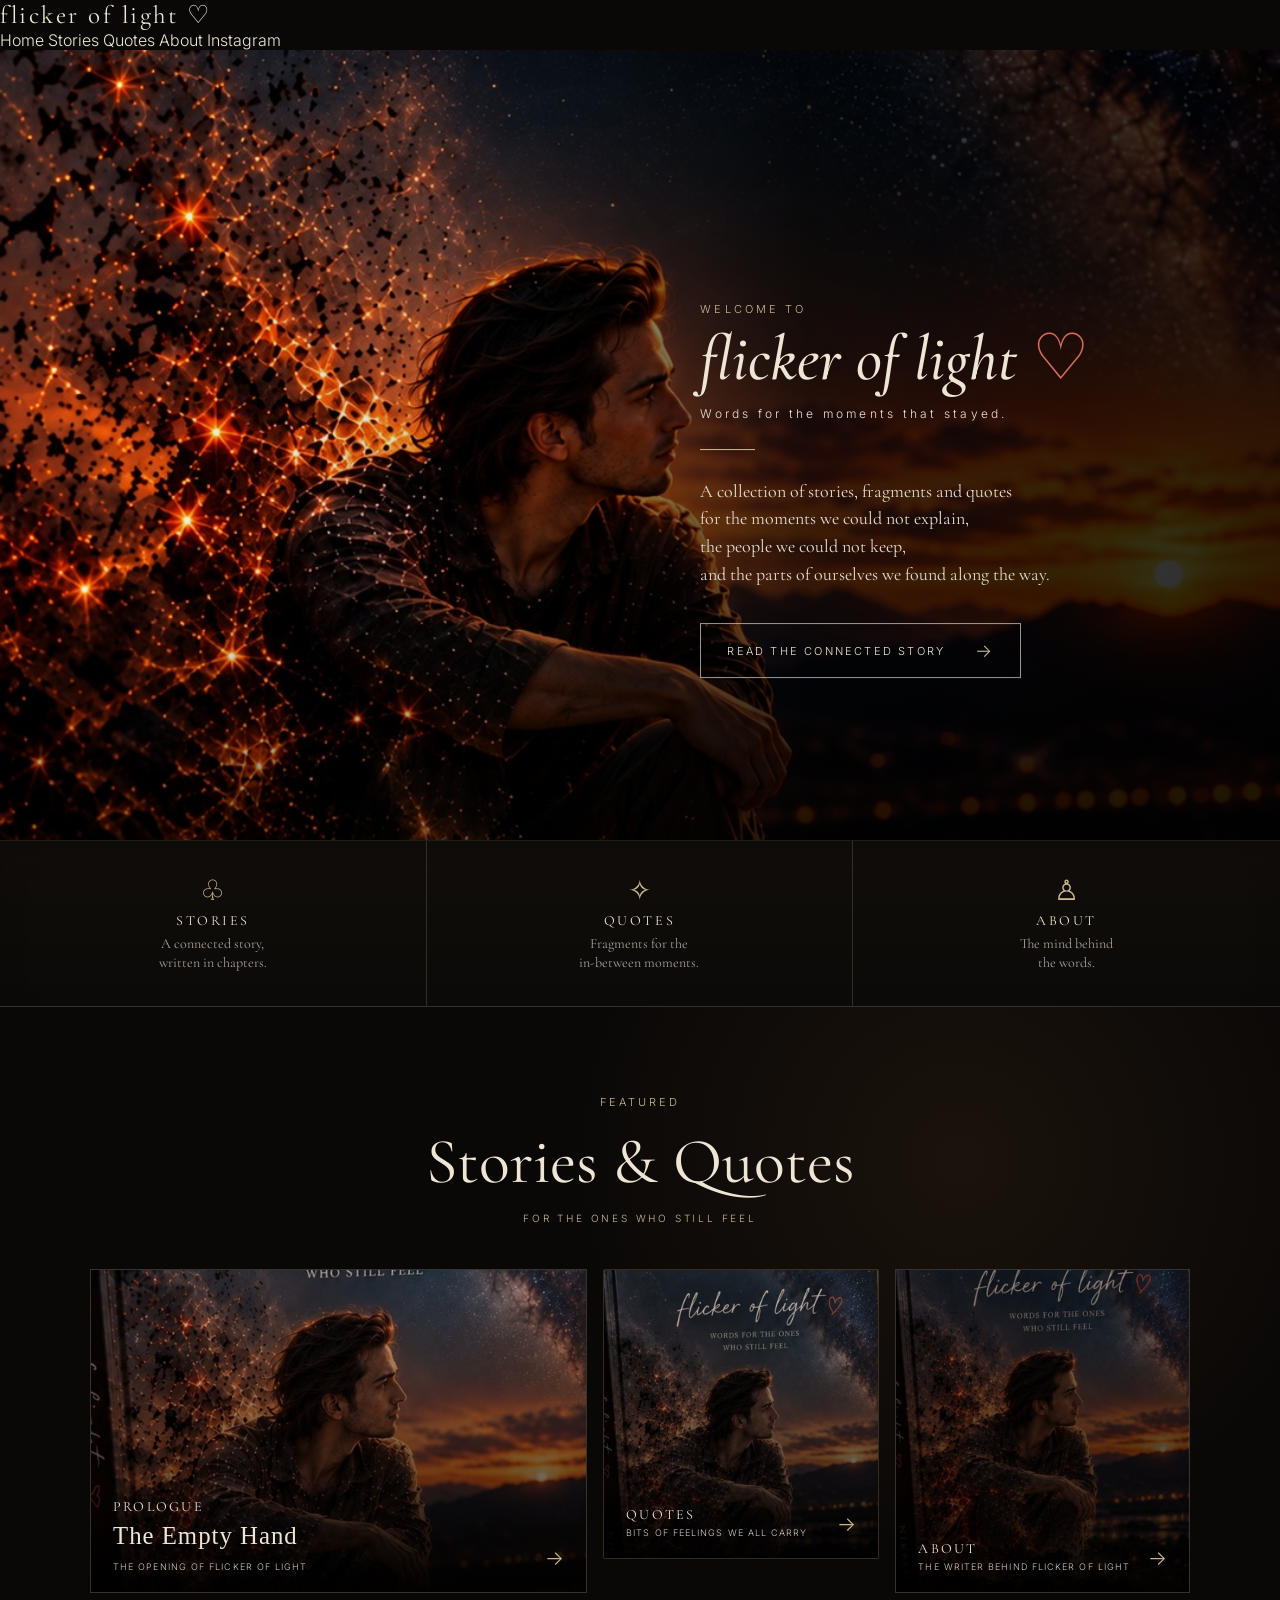
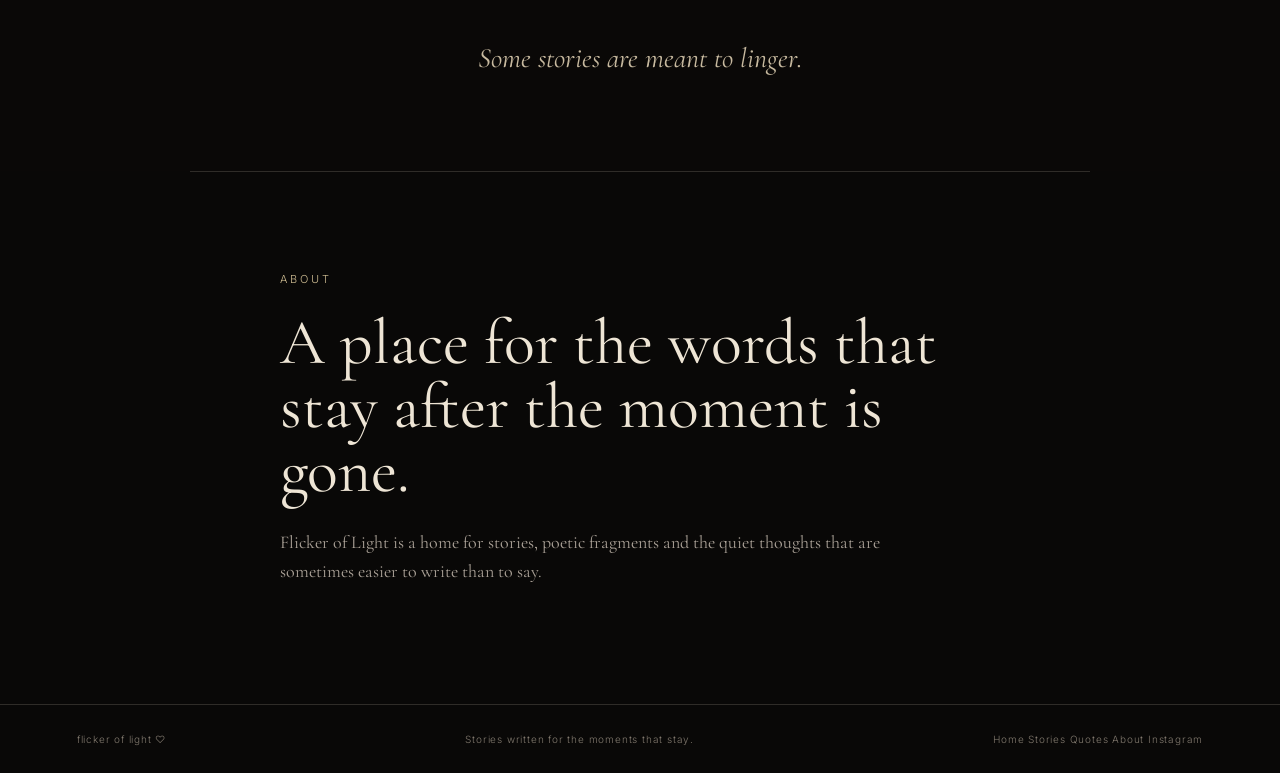
<file: index.html>
<!doctype html>
<html lang="en">
<head>
<meta charset="utf-8">
<meta name="viewport" content="width=device-width, initial-scale=1"> 
<meta name="google-site-verification" content="OOeu9oAU9qtPGjmCuY9NKrZBYxSzbMHVfZhrtQNnfCY" />
<meta name="description" content="Flicker of Light — stories, fragments and quotes for the ones who still feel.">
<title>Flicker of Light — Stories, Quotes & The Connected Story</title>
<link rel="stylesheet" href="style.css">

  <!-- Social sharing preview -->
  <meta property="og:type" content="website">
  <meta property="og:site_name" content="Flicker of Light">
  <meta property="og:title" content="Flicker of Light — Words for the Moments That Stayed">
  <meta property="og:description" content="Stories, poetic fragments, and quiet thoughts for the moments we could not explain.">
  <meta property="og:url" content="https://flickeroflightforever.github.io/Flicker-of-light-/">
  <meta property="og:image" content="https://flickeroflightforever.github.io/Flicker-of-light-/homepage-hero-art.jpg">
  <meta name="twitter:card" content="summary_large_image">
  <meta name="twitter:title" content="Flicker of Light — Words for the Moments That Stayed">
  <meta name="twitter:description" content="Stories, poetic fragments, and quiet thoughts for the moments we could not explain.">
  <meta name="twitter:image" content="https://flickeroflightforever.github.io/Flicker-of-light-/homepage-hero-art.jpg">

</head>
<body>
<header class="site-header">
  <a class="logo" href="index.html">flicker of light ♡</a>
  <button class="menu-toggle" type="button" aria-label="Open navigation" aria-expanded="false">☰</button>
  <nav class="site-nav" aria-label="Main navigation">
    <a href="index.html">Home</a>
    <a href="stories.html">Stories</a>
    <a href="quotes.html">Quotes</a>
    <a href="about.html">About</a>
    <a href="instagram.html">Instagram</a>
  </nav>
</header>

<main>
<section class="hero">
  <img class="hero-image" src="homepage-hero-art.jpg" alt="Flicker of Light book scene beside a window at dusk">
  <div class="hero-shade"></div>
  <div class="hero-content">
    <p class="eyebrow">WELCOME TO</p>
    <h1>flicker of light <span>♡</span></h1>
    <p class="tagline">Words for the moments that stayed.</p>
    <div class="rule"></div>
    <p class="hero-copy">A collection of stories, fragments and quotes<br class="desktop"> for the moments we could not explain,<br class="desktop"> the people we could not keep,<br class="desktop"> and the parts of ourselves we found along the way.</p>
    <a class="cta" href="stories.html">READ THE CONNECTED STORY <span>→</span></a>
  </div>
</section>

<section class="three-links">
  <a href="stories.html">
    <div class="icon">♧</div><h2>STORIES</h2>
    <p>A connected story,<br> written in chapters.</p>
  </a>
  <a href="quotes.html">
    <div class="icon">✧</div><h2>QUOTES</h2>
    <p>Fragments for the<br> in-between moments.</p>
  </a>
  <a href="about.html">
    <div class="icon">♙</div><h2>ABOUT</h2>
    <p>The mind behind<br> the words.</p>
  </a>
</section>

<section id="quotes" class="featured">
  <p class="eyebrow center">FEATURED</p>
  <h2>Stories &amp; Quotes</h2>
  <p class="sub">FOR THE ONES WHO STILL FEEL</p>
  <div class="cards">
    <a class="card story-card" href="stories.html">
      <div class="card-image"></div>
      <div class="card-text"><strong>PROLOGUE</strong><p class="featured-card-title">The Empty Hand</p><small>THE OPENING OF FLICKER OF LIGHT</small><span>→</span></div>
    </a>
    <a class="card quote-card" href="quotes.html">
      <div class="card-image"></div>
      <div class="card-text"><strong>QUOTES</strong><small>BITS OF FEELINGS WE ALL CARRY</small><span>→</span></div>
    </a>
    <a class="card about-card" href="about.html">
      <div class="card-image"></div>
      <div class="card-text"><strong>ABOUT</strong><small>THE WRITER BEHIND FLICKER OF LIGHT</small><span>→</span></div>
    </a>
  </div>
  <div class="linger">Some stories are meant to linger.</div>
</section>

<section id="about" class="about">
  <p class="eyebrow">ABOUT</p>
  <h2>A place for the words that stay after the moment is gone.</h2>
  <p>Flicker of Light is a home for stories, poetic fragments and the quiet thoughts that are sometimes easier to write than to say.</p>
</section>
</main>

<footer>
  <span>flicker of light ♡</span>
  <span>Stories written for the moments that stay.</span>
  <nav class="footer-nav" aria-label="Footer navigation">
    <a href="index.html">Home</a>
    <a href="stories.html">Stories</a>
    <a href="quotes.html">Quotes</a>
    <a href="about.html">About</a>
    <a href="instagram.html">Instagram</a>
  </nav>
</footer>
<script>
(function () {
  const button = document.querySelector('.menu-toggle');
  const nav = document.querySelector('.site-nav');
  if (!button || !nav) return;
  button.addEventListener('click', function () {
    const open = nav.classList.toggle('open');
    button.setAttribute('aria-expanded', open ? 'true' : 'false');
    button.setAttribute('aria-label', open ? 'Close navigation' : 'Open navigation');
  });
})();
</script>
</body>
</html>
</file>
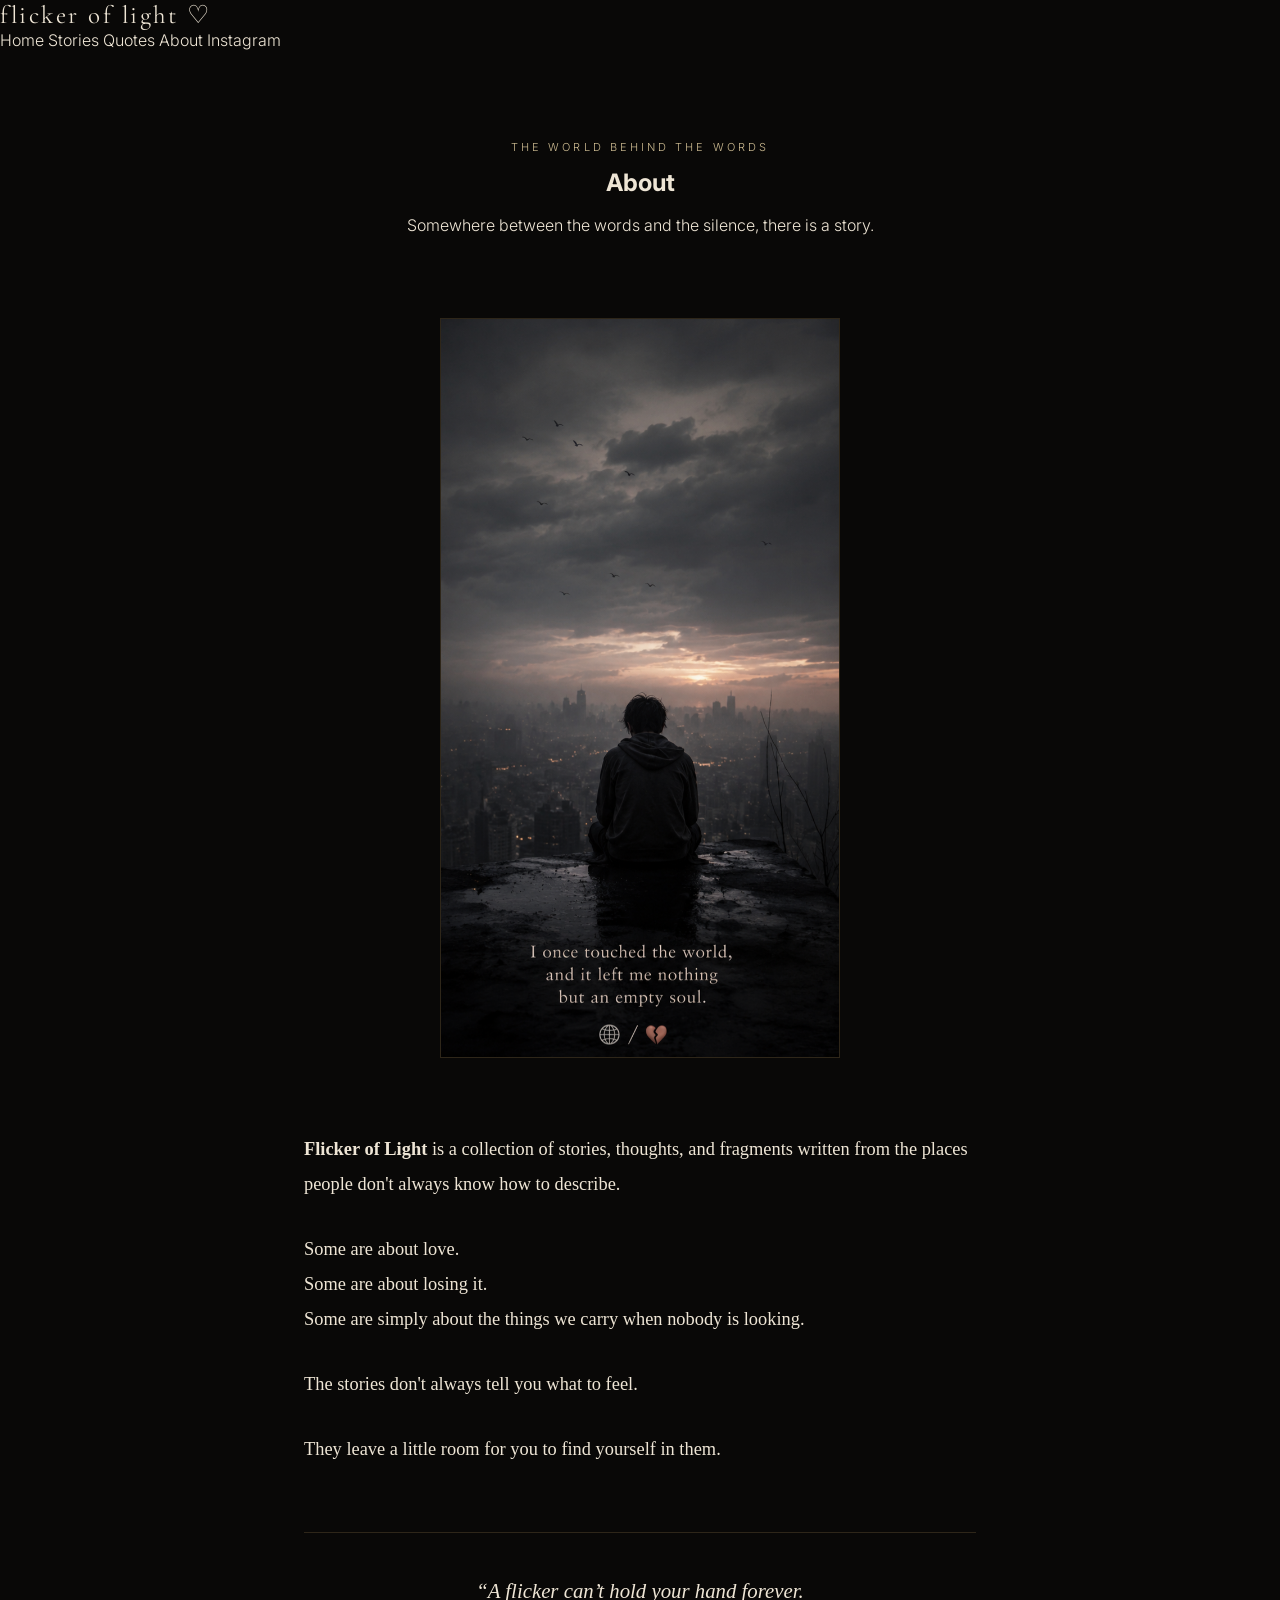
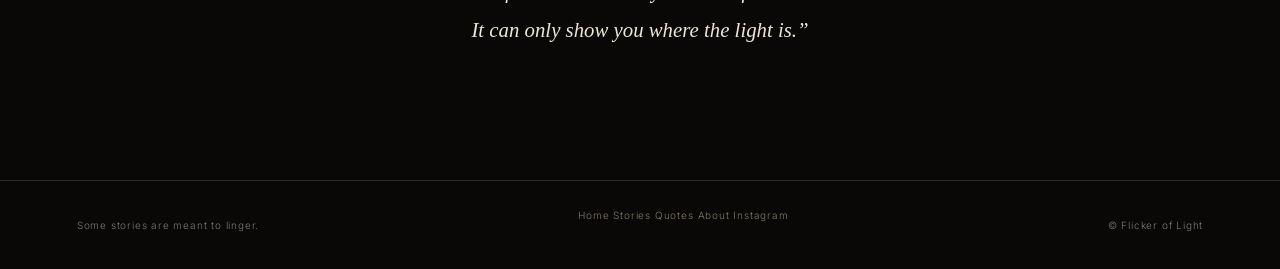
<file: about.html>
<!DOCTYPE html>
<html lang="en">
<head>
<meta charset="UTF-8">
  <link rel="icon" href="favicon.svg" type="image/svg+xml">
  <meta name="theme-color" content="#0b0908">
<meta name="description" content="Learn about Flicker of Light, a collection of stories, thoughts, and fragments written from the places people do not always know how to describe.">
  <meta name="theme-color" content="#0b0908">
  <meta name="viewport" content="width=device-width, initial-scale=1.0">
<title>Flicker of Light — About</title>
<link rel="stylesheet" href="style.css">

  <!-- Social sharing preview -->
  <meta property="og:type" content="website">
  <meta property="og:site_name" content="Flicker of Light">
  <meta property="og:title" content="About — Flicker of Light">
  <meta property="og:description" content="The world behind the words of Flicker of Light.">
  <meta property="og:url" content="https://flickeroflightforever.github.io/Flicker-of-light-/about.html">
  <meta property="og:image" content="https://flickeroflightforever.github.io/Flicker-of-light-/homepage-hero-art.jpg">
  <meta name="twitter:card" content="summary_large_image">
  <meta name="twitter:title" content="About — Flicker of Light">
  <meta name="twitter:description" content="The world behind the words of Flicker of Light.">
  <meta name="twitter:image" content="https://flickeroflightforever.github.io/Flicker-of-light-/homepage-hero-art.jpg">

</head>
<body>
<header class="site-header">
  <a class="logo" href="index.html">flicker of light ♡</a>
  <button class="menu-toggle" type="button" aria-label="Open navigation" aria-expanded="false">☰</button>
  <nav class="site-nav" aria-label="Main navigation">
    <a href="index.html">Home</a>
    <a href="stories.html">Stories</a>
    <a href="quotes.html">Quotes</a>
    <a class="active" href="about.html">About</a>
    <a href="instagram.html">Instagram</a>
  </nav>
</header>

<main>
  <section class="page-intro about-intro">
    <p class="eyebrow">THE WORLD BEHIND THE WORDS</p>
    <h1>About</h1>
    <p>Somewhere between the words and the silence, there is a story.</p>
  </section>

  <figure class="about-feature-image" style="max-width: 440px; margin: 28px auto 54px; padding: 0 20px;">
    <img src="IMG_0397.png" alt="A lone figure sits above a distant city beneath a dramatic cloudy sunset, with the words: I once touched the world, and it left me nothing but an empty soul." style="display: block; width: 100%; height: auto; border: 1px solid rgba(214, 173, 105, 0.18);">
  </figure>

  <section class="about-copy">
    <p><strong>Flicker of Light</strong> is a collection of stories, thoughts, and fragments written from the places people don't always know how to describe.</p>

    <p>Some are about love.<br>
    Some are about losing it.<br>
    Some are simply about the things we carry when nobody is looking.</p>

    <p>The stories don't always tell you what to feel.</p>

    <p>They leave a little room for you to find yourself in them.</p>

    <div class="about-closing">
      <p>“A flicker can’t hold your hand forever.<br>
      It can only show you where the light is.”</p>
    </div>
  </section>
</main>

<footer>
  <p>Some stories are meant to linger.</p>
  <nav class="footer-nav" aria-label="Footer navigation">
    <a href="index.html">Home</a>
    <a href="stories.html">Stories</a>
    <a href="quotes.html">Quotes</a>
    <a href="about.html">About</a>
    <a href="instagram.html">Instagram</a>
  </nav>
  <p>© Flicker of Light</p>
</footer>

<script>
(function () {
  const button = document.querySelector('.menu-toggle');
  const nav = document.querySelector('.site-nav');
  if (!button || !nav) return;
  button.addEventListener('click', function () {
    const open = nav.classList.toggle('open');
    button.setAttribute('aria-expanded', open ? 'true' : 'false');
    button.setAttribute('aria-label', open ? 'Close navigation' : 'Open navigation');
  });
})();
</script>
</body>
</html>
</file>
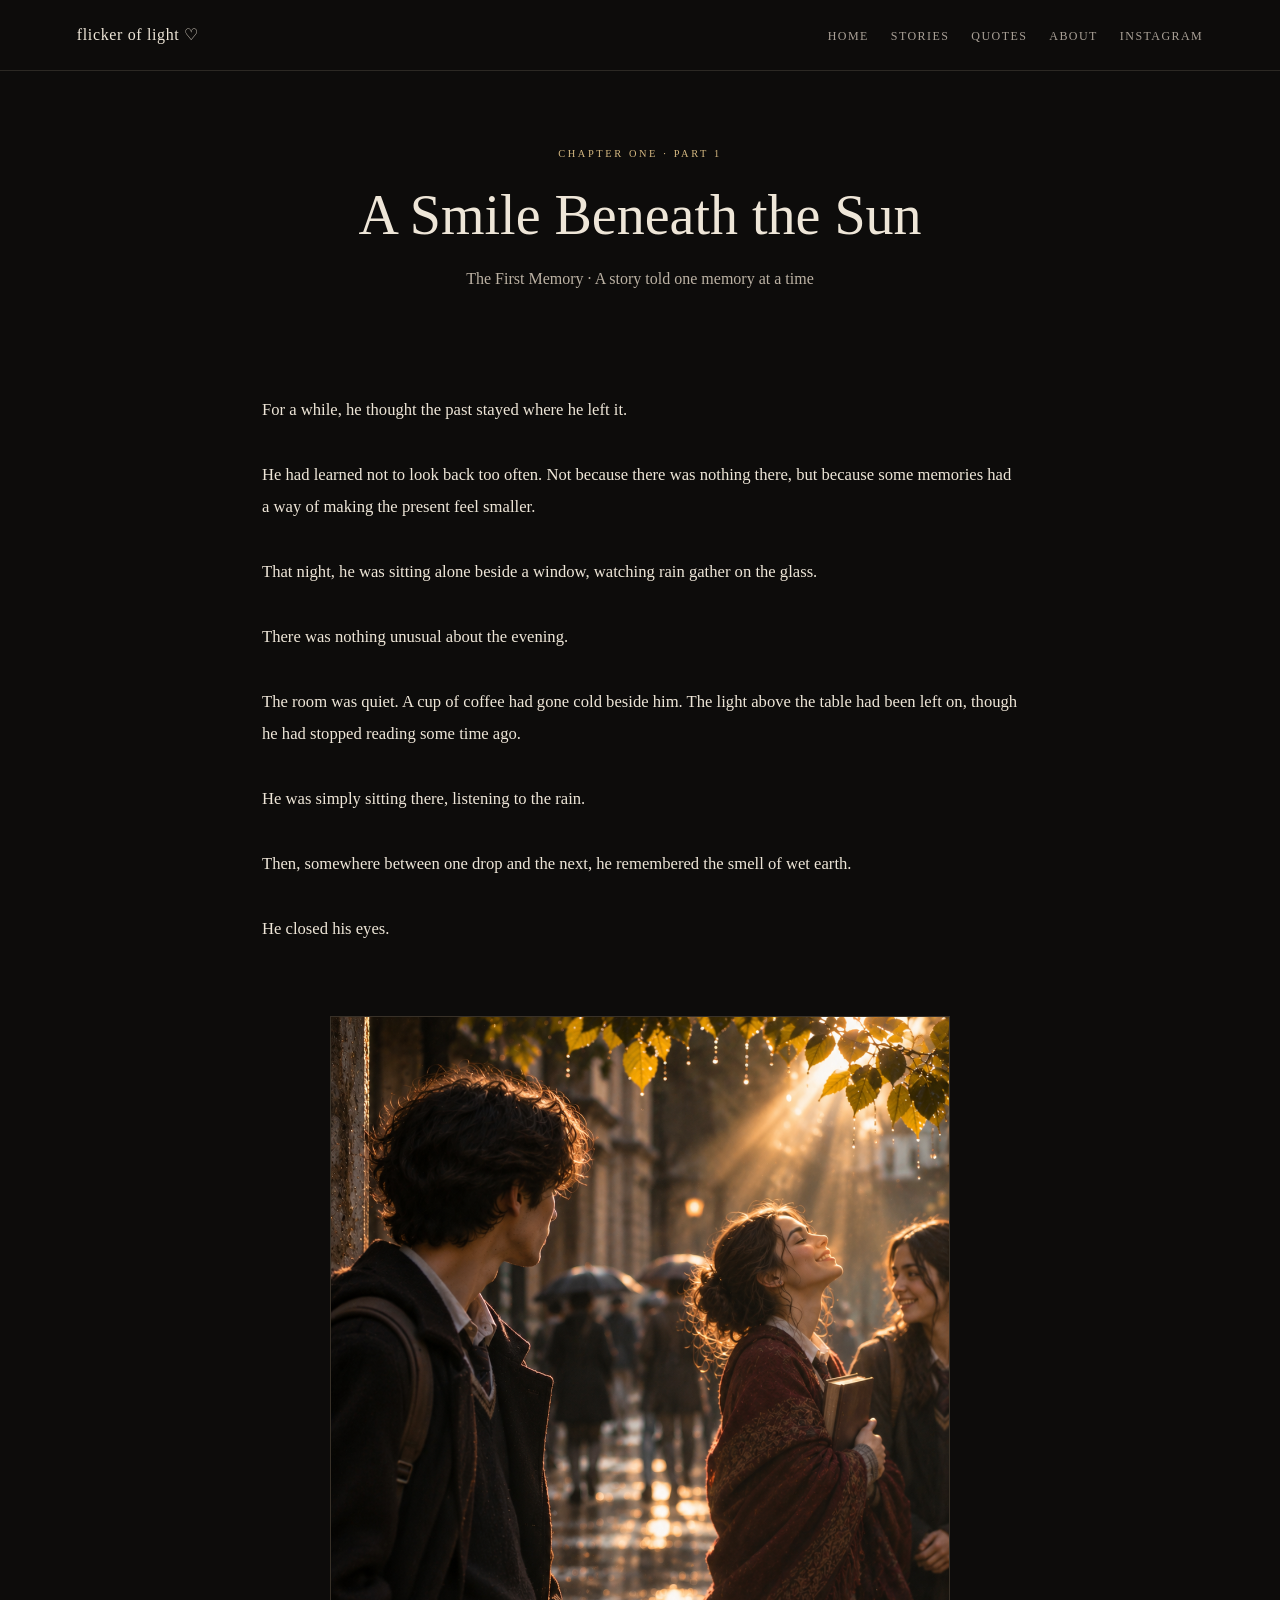
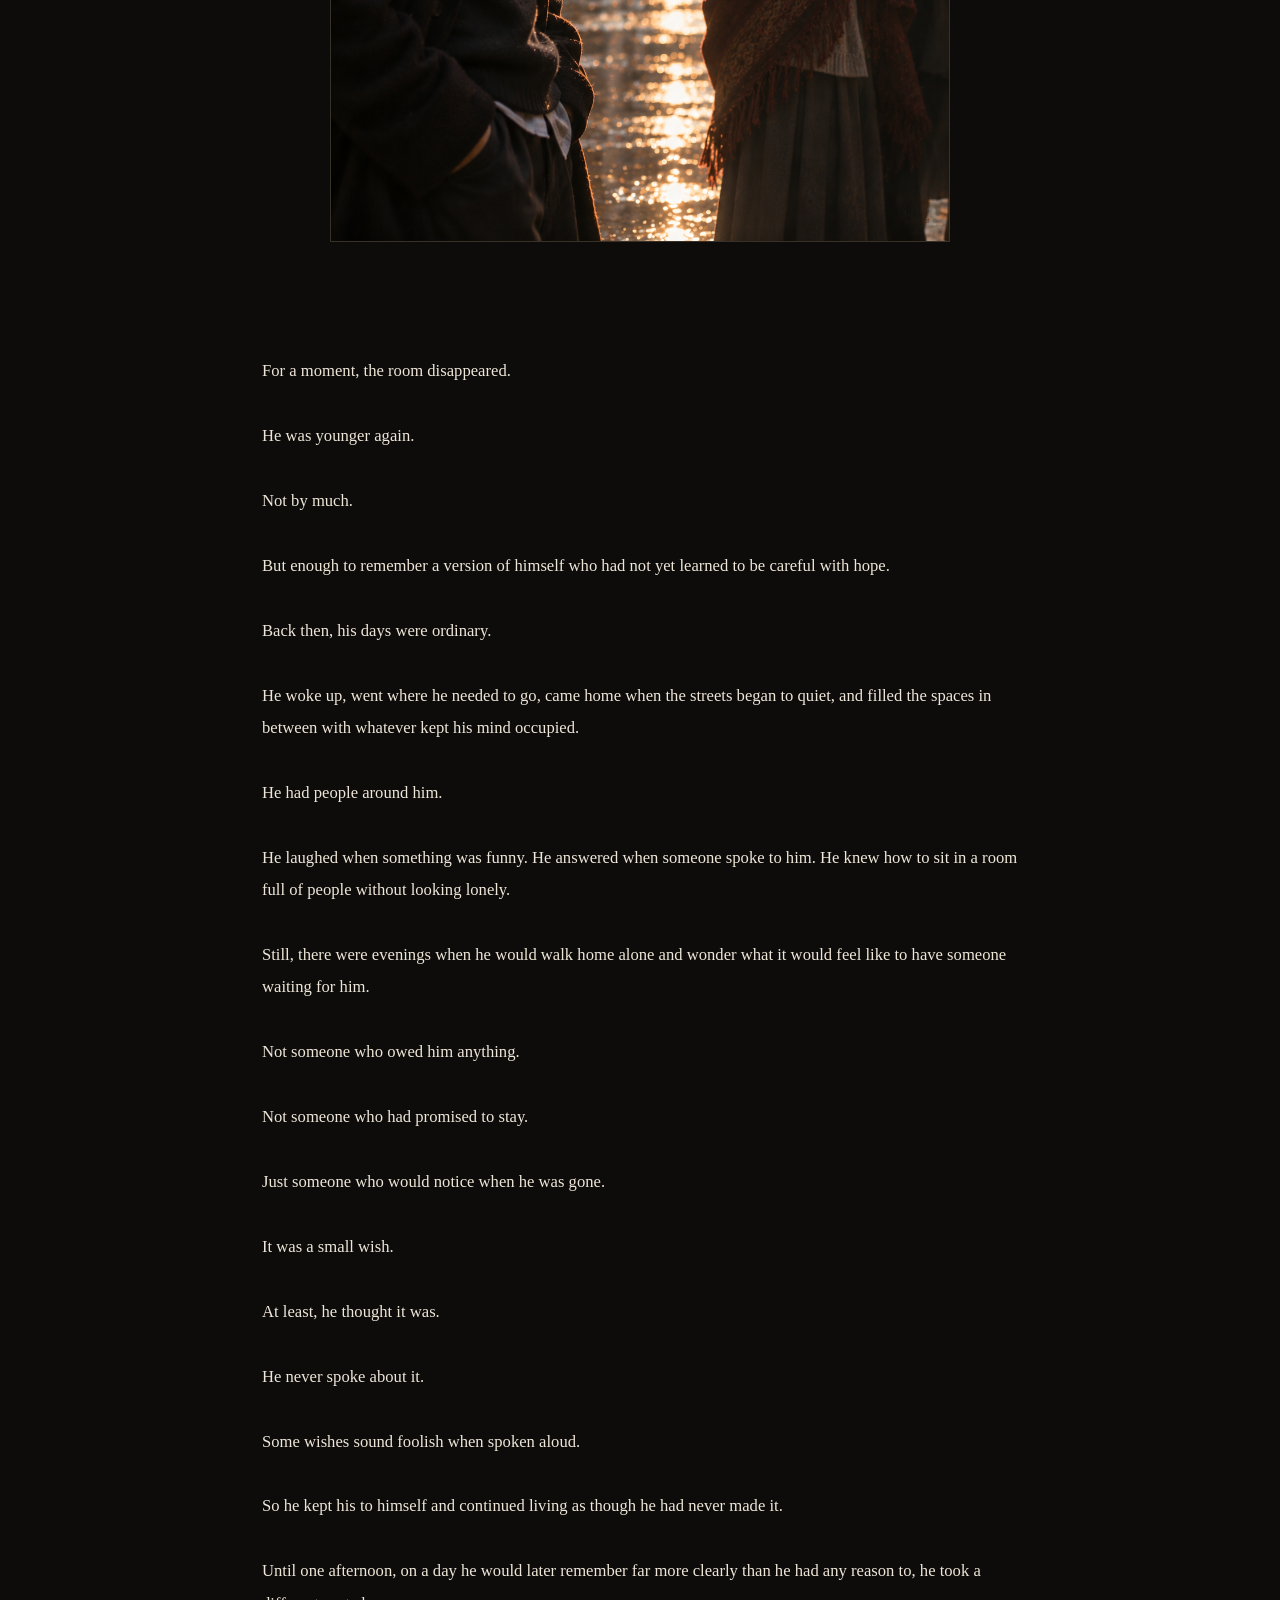
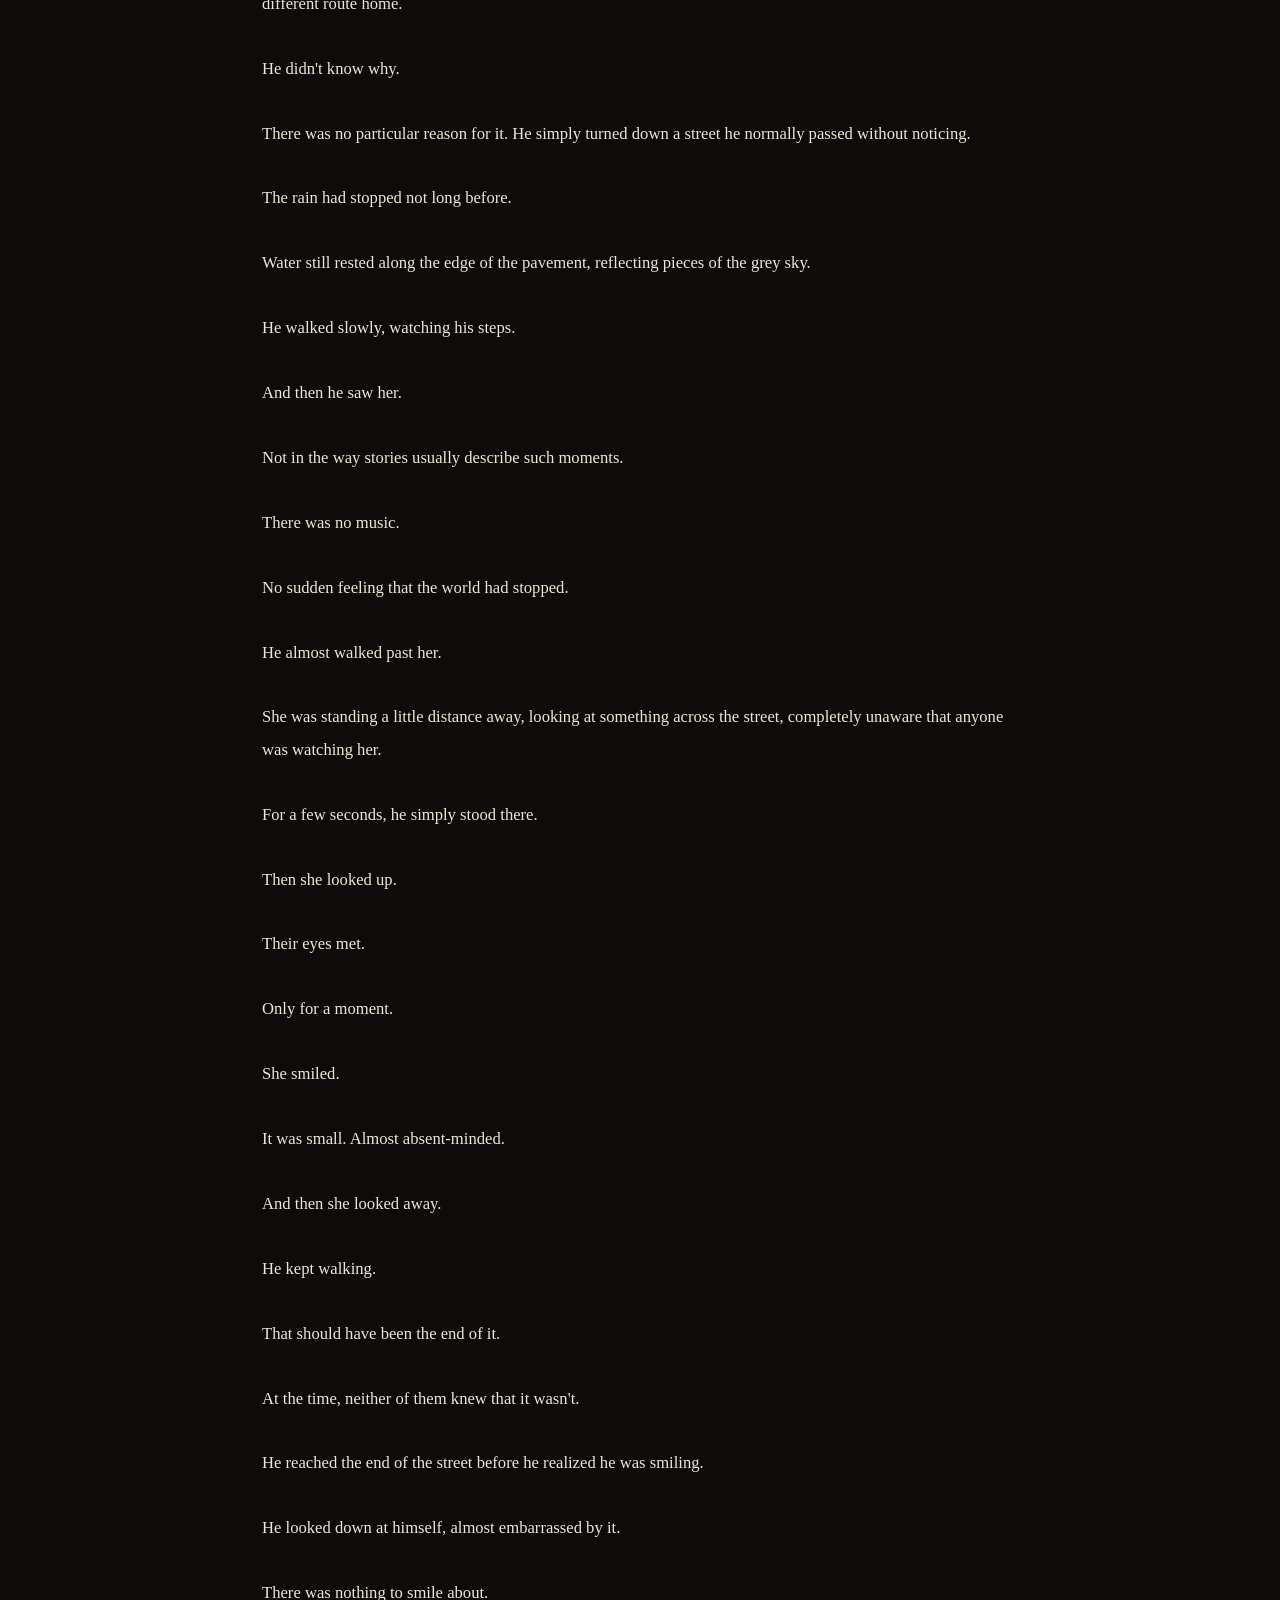
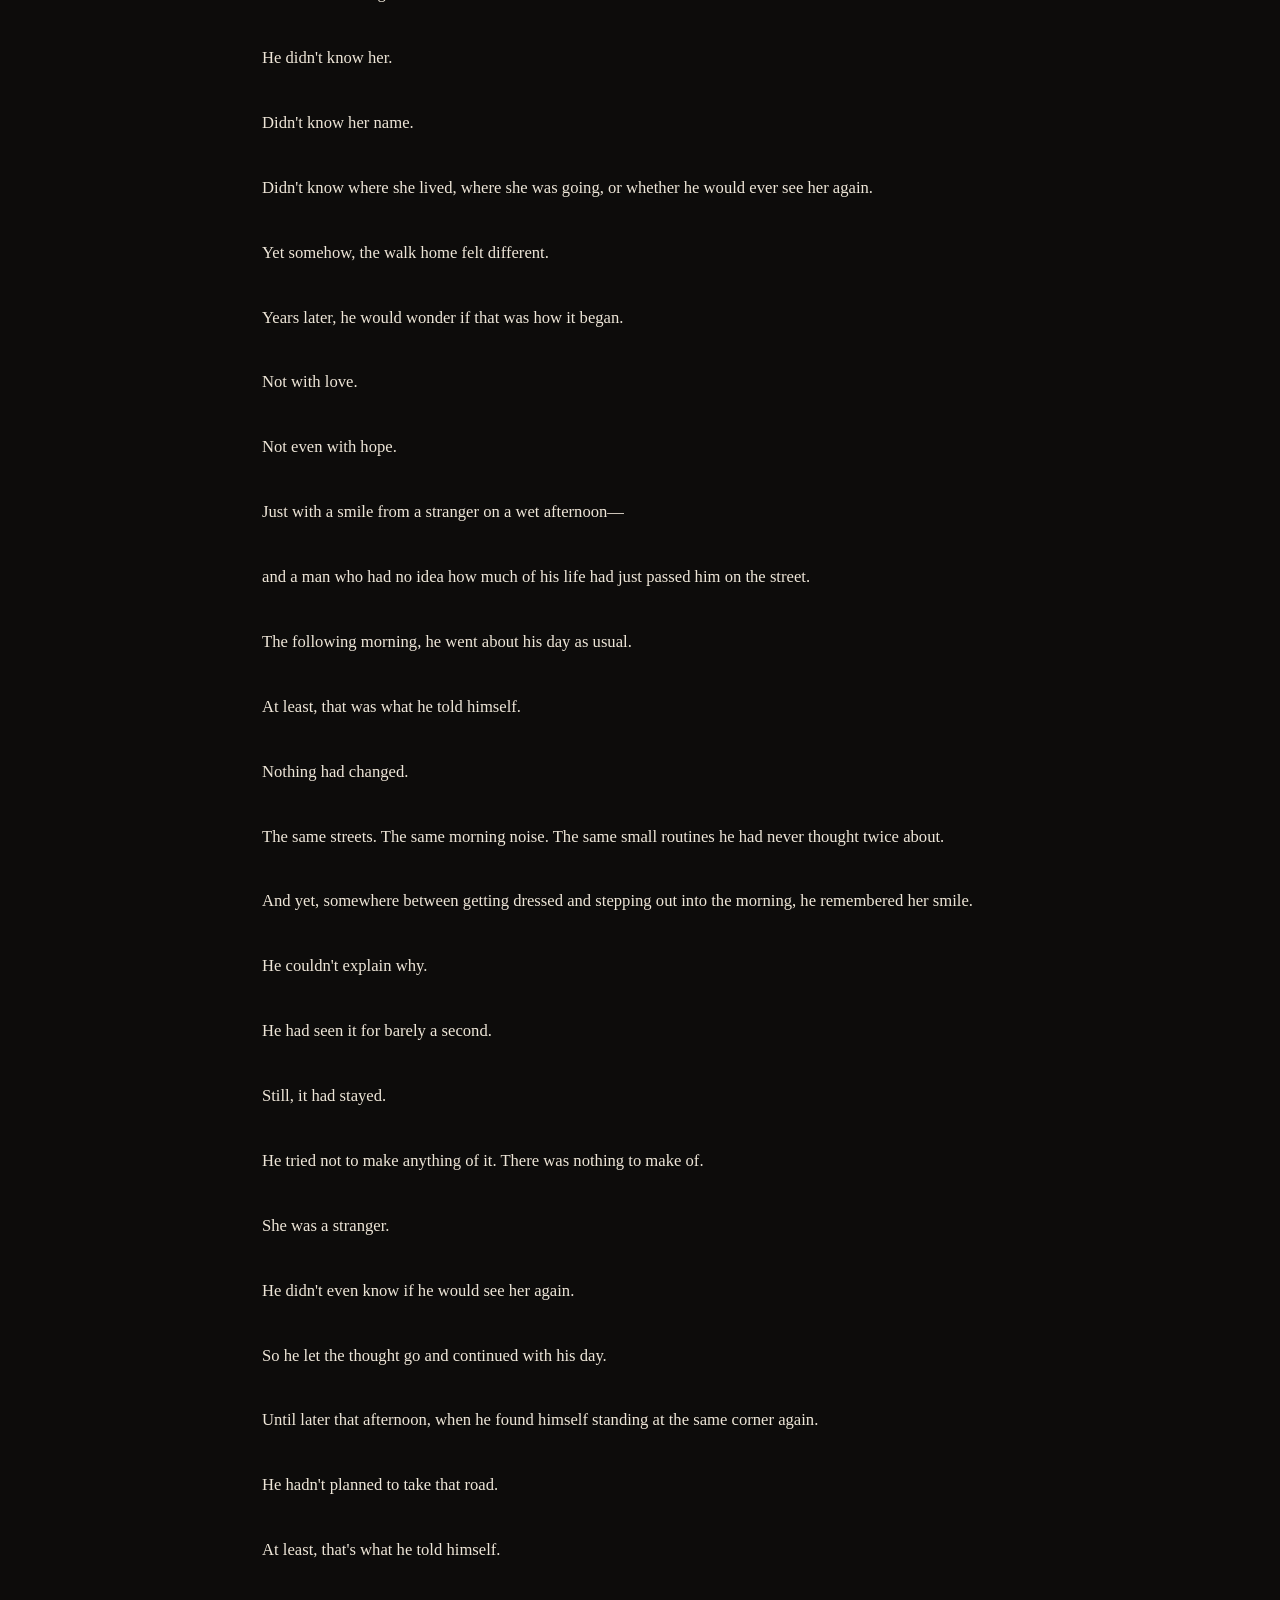
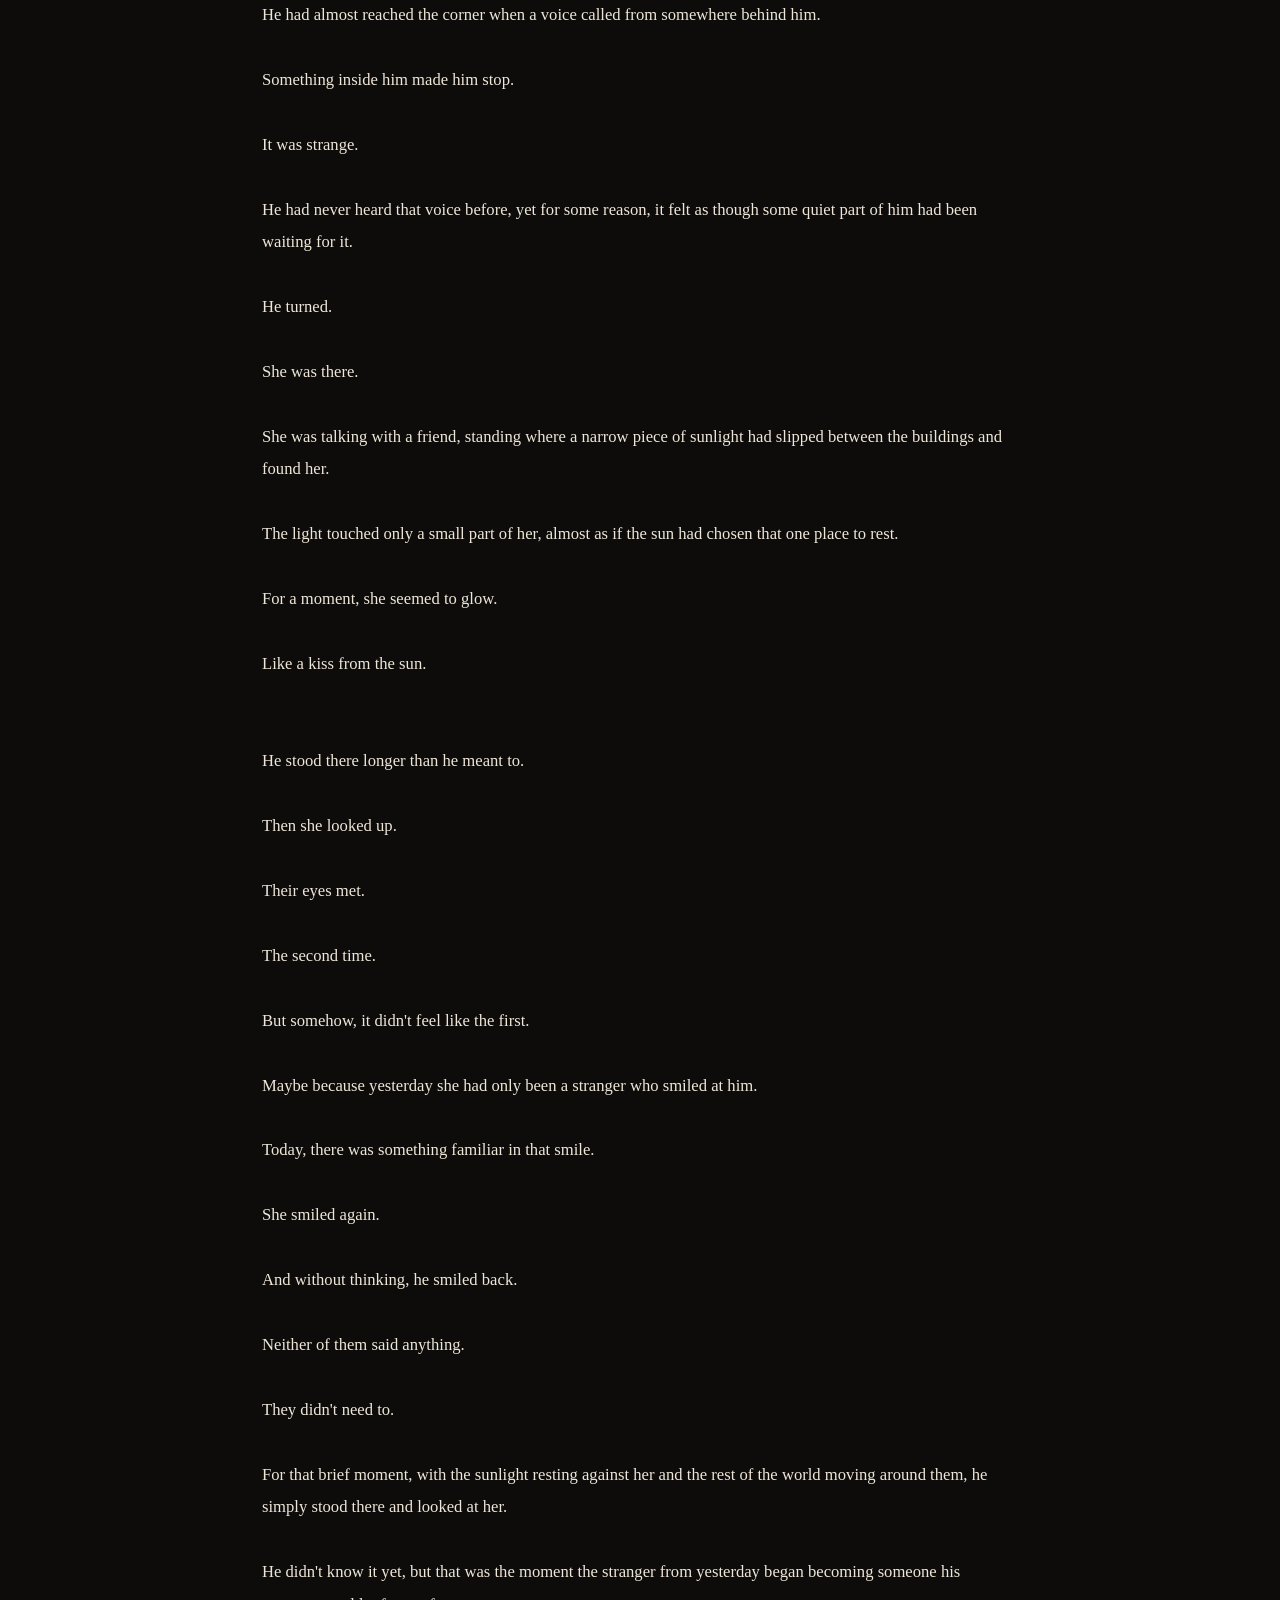
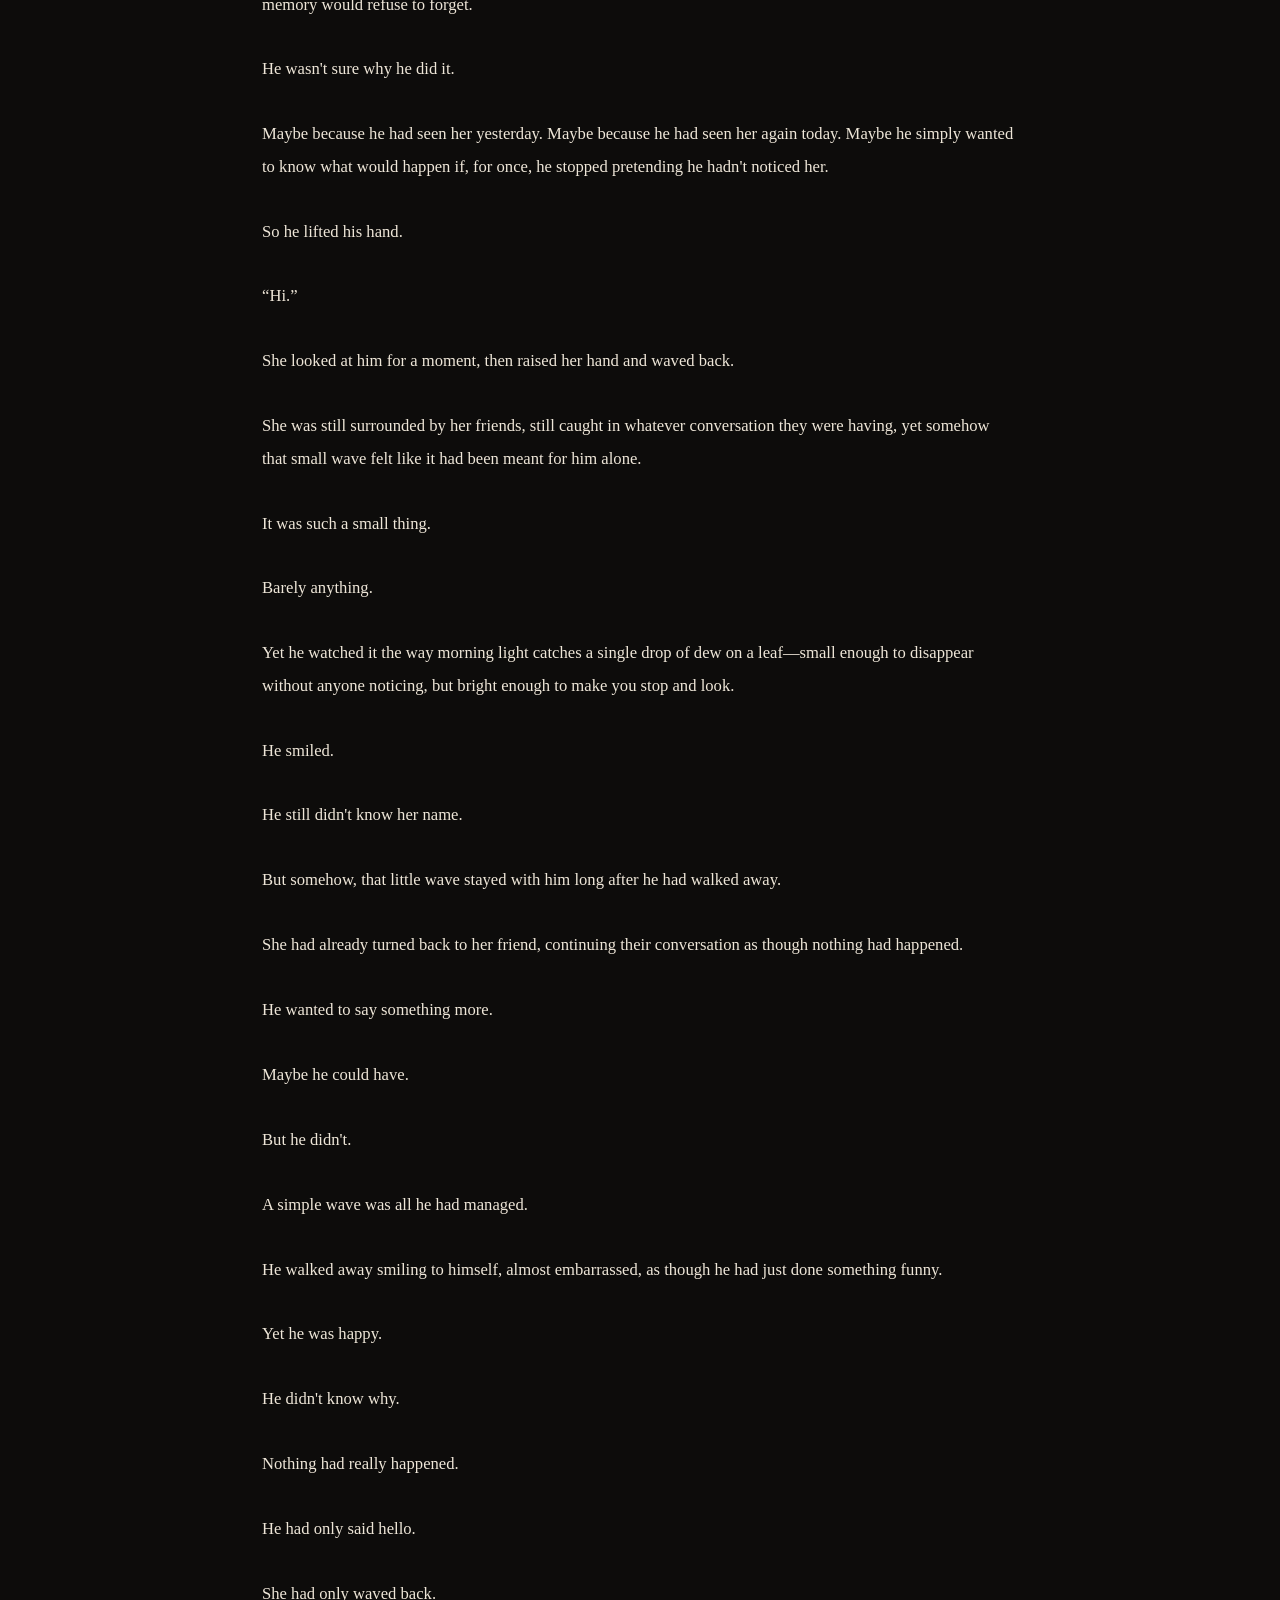
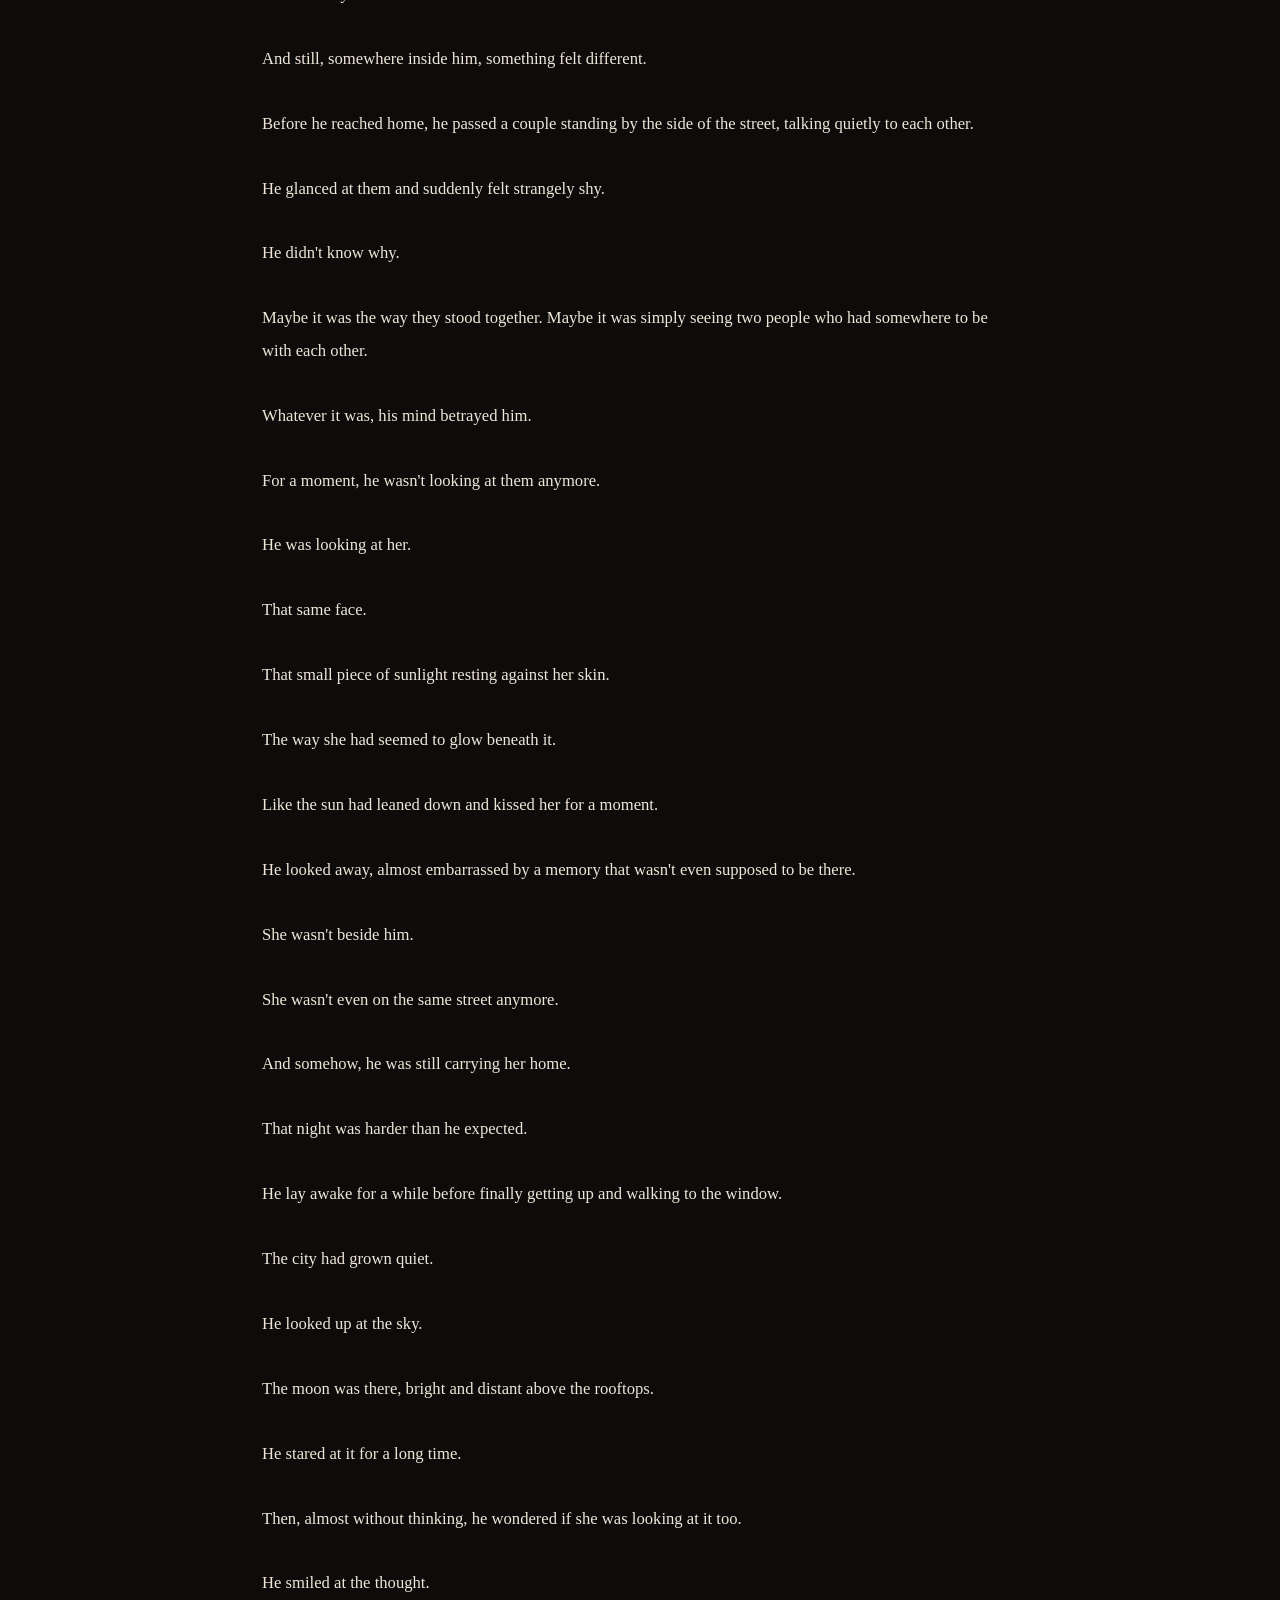
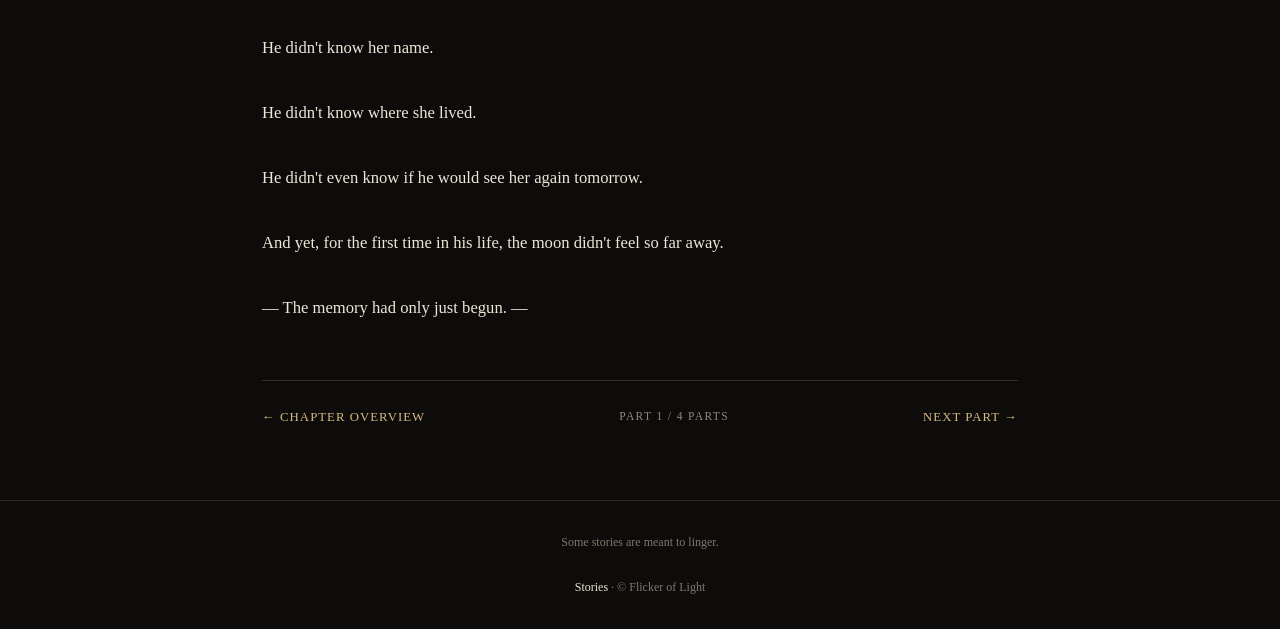
<file: chapter-one-part-1.html>
<!doctype html>
<html lang="en"><head><meta charset="utf-8"><meta name="viewport" content="width=device-width,initial-scale=1">
<title>A Smile Beneath the Sun | Flicker of Light</title><meta name="description" content="The First Memory · A story told one memory at a time">
<meta property="og:type" content="article"><meta property="og:site_name" content="Flicker of Light"><meta property="og:title" content="A Smile Beneath the Sun | Flicker of Light"><meta property="og:description" content="The First Memory · A story told one memory at a time">
<style>
:root{color-scheme:dark}*{box-sizing:border-box}
body{margin:0;background:#0d0c0b;color:#eee6d8;font-family:Georgia,serif;line-height:1.9}
header{padding:20px 6%;border-bottom:1px solid #2c2924;display:flex;justify-content:space-between;align-items:center;gap:18px}
.logo{font-size:1rem;letter-spacing:.04em}a{color:#eee6d8;text-decoration:none}
nav a{margin-left:22px;font-size:.75rem;letter-spacing:.12em;text-transform:uppercase;color:#aaa197}
main{max-width:800px;margin:auto;padding:62px 22px 70px}
.eyebrow{text-align:center;color:#d6b982;letter-spacing:.25em;font-size:.65rem;text-transform:uppercase}
h1{font-weight:400;font-size:clamp(2.1rem,7vw,3.5rem);line-height:1.15;text-align:center;margin:.35em 0 1rem}
.intro{text-align:center;color:#bcb2a4;margin:0 auto 2.2rem;max-width:580px}
.story{white-space:pre-line;font-size:1.04rem;line-height:1.95}
.pager{display:flex;justify-content:space-between;align-items:center;gap:14px;border-top:1px solid #383128;margin-top:3.5rem;padding-top:1.5rem}
.pager a{color:#d6b982;font-size:.8rem;letter-spacing:.08em;text-transform:uppercase}
.progress{text-align:center;color:#8f887f;font-size:.72rem;letter-spacing:.12em;text-transform:uppercase}
.part-art{max-width:620px;margin:2.4rem auto 3rem;border:1px solid #383128;overflow:hidden}.part-art img{display:block;width:100%;height:auto;object-fit:cover}footer{text-align:center;border-top:1px solid #2c2924;padding:30px;color:#80786e;font-size:.75rem}
@media(max-width:700px){nav{display:none}main{padding-top:42px}.story{font-size:1rem;line-height:1.85}.pager a{font-size:.68rem}}
</style></head><body>
<header><a class="logo" href="index.html">flicker of light ♡</a><nav aria-label="Main navigation"><a href="index.html">Home</a><a href="stories.html">Stories</a><a href="quotes.html">Quotes</a><a href="about.html">About</a><a href="instagram.html">Instagram</a></nav></header>
<main><p class="eyebrow">Chapter One · Part 1</p><h1>A Smile Beneath the Sun</h1><p class="intro">The First Memory · A story told one memory at a time</p>
<article class="story">

For a while, he thought the past stayed where he left it.

He had learned not to look back too often. Not because there was nothing there, but because some memories had a way of making the present feel smaller.

That night, he was sitting alone beside a window, watching rain gather on the glass.

There was nothing unusual about the evening.

The room was quiet. A cup of coffee had gone cold beside him. The light above the table had been left on, though he had stopped reading some time ago.

He was simply sitting there, listening to the rain.

Then, somewhere between one drop and the next, he remembered the smell of wet earth.

He closed his eyes.

<figure class="part-art"><img src="6C938D24-68B0-4755-B48D-96ABDB3D3855.png" alt="A teenage boy in dark school clothes watches a girl with a maroon shawl and books standing with her friend on a rain-wet street as warm sunlight falls around them."></figure>

For a moment, the room disappeared.

He was younger again.

Not by much.

But enough to remember a version of himself who had not yet learned to be careful with hope.

Back then, his days were ordinary.

He woke up, went where he needed to go, came home when the streets began to quiet, and filled the spaces in between with whatever kept his mind occupied.

He had people around him.

He laughed when something was funny. He answered when someone spoke to him. He knew how to sit in a room full of people without looking lonely.

Still, there were evenings when he would walk home alone and wonder what it would feel like to have someone waiting for him.

Not someone who owed him anything.

Not someone who had promised to stay.

Just someone who would notice when he was gone.

It was a small wish.

At least, he thought it was.

He never spoke about it.

Some wishes sound foolish when spoken aloud.

So he kept his to himself and continued living as though he had never made it.

Until one afternoon, on a day he would later remember far more clearly than he had any reason to, he took a different route home.

He didn't know why.

There was no particular reason for it. He simply turned down a street he normally passed without noticing.

The rain had stopped not long before.

Water still rested along the edge of the pavement, reflecting pieces of the grey sky.

He walked slowly, watching his steps.

And then he saw her.

Not in the way stories usually describe such moments.

There was no music.

No sudden feeling that the world had stopped.

He almost walked past her.

She was standing a little distance away, looking at something across the street, completely unaware that anyone was watching her.

For a few seconds, he simply stood there.

Then she looked up.

Their eyes met.

Only for a moment.

She smiled.

It was small. Almost absent-minded.

And then she looked away.

He kept walking.

That should have been the end of it.

At the time, neither of them knew that it wasn't.

He reached the end of the street before he realized he was smiling.

He looked down at himself, almost embarrassed by it.

There was nothing to smile about.

He didn't know her.

Didn't know her name.

Didn't know where she lived, where she was going, or whether he would ever see her again.

Yet somehow, the walk home felt different.

Years later, he would wonder if that was how it began.

Not with love.

Not even with hope.

Just with a smile from a stranger on a wet afternoon—

and a man who had no idea how much of his life had just passed him on the street.

The following morning, he went about his day as usual.

At least, that was what he told himself.

Nothing had changed.

The same streets. The same morning noise. The same small routines he had never thought twice about.

And yet, somewhere between getting dressed and stepping out into the morning, he remembered her smile.

He couldn't explain why.

He had seen it for barely a second.

Still, it had stayed.

He tried not to make anything of it. There was nothing to make of.

She was a stranger.

He didn't even know if he would see her again.

So he let the thought go and continued with his day.

Until later that afternoon, when he found himself standing at the same corner again.

He hadn't planned to take that road.

At least, that's what he told himself.

He had almost reached the corner when a voice called from somewhere behind him.

Something inside him made him stop.

It was strange.

He had never heard that voice before, yet for some reason, it felt as though some quiet part of him had been waiting for it.

He turned.

She was there.

She was talking with a friend, standing where a narrow piece of sunlight had slipped between the buildings and found her.

The light touched only a small part of her, almost as if the sun had chosen that one place to rest.

For a moment, she seemed to glow.

Like a kiss from the sun.


He stood there longer than he meant to.

Then she looked up.

Their eyes met.

The second time.

But somehow, it didn't feel like the first.

Maybe because yesterday she had only been a stranger who smiled at him.

Today, there was something familiar in that smile.

She smiled again.

And without thinking, he smiled back.

Neither of them said anything.

They didn't need to.

For that brief moment, with the sunlight resting against her and the rest of the world moving around them, he simply stood there and looked at her.

He didn't know it yet, but that was the moment the stranger from yesterday began becoming someone his memory would refuse to forget.

He wasn't sure why he did it.

Maybe because he had seen her yesterday. Maybe because he had seen her again today. Maybe he simply wanted to know what would happen if, for once, he stopped pretending he hadn't noticed her.

So he lifted his hand.

“Hi.”

She looked at him for a moment, then raised her hand and waved back.

She was still surrounded by her friends, still caught in whatever conversation they were having, yet somehow that small wave felt like it had been meant for him alone.

It was such a small thing.

Barely anything.

Yet he watched it the way morning light catches a single drop of dew on a leaf—small enough to disappear without anyone noticing, but bright enough to make you stop and look.

He smiled.

He still didn't know her name.

But somehow, that little wave stayed with him long after he had walked away.

She had already turned back to her friend, continuing their conversation as though nothing had happened.

He wanted to say something more.

Maybe he could have.

But he didn't.

A simple wave was all he had managed.

He walked away smiling to himself, almost embarrassed, as though he had just done something funny.

Yet he was happy.

He didn't know why.

Nothing had really happened.

He had only said hello.

She had only waved back.

And still, somewhere inside him, something felt different.

Before he reached home, he passed a couple standing by the side of the street, talking quietly to each other.

He glanced at them and suddenly felt strangely shy.

He didn't know why.

Maybe it was the way they stood together. Maybe it was simply seeing two people who had somewhere to be with each other.

Whatever it was, his mind betrayed him.

For a moment, he wasn't looking at them anymore.

He was looking at her.

That same face.

That small piece of sunlight resting against her skin.

The way she had seemed to glow beneath it.

Like the sun had leaned down and kissed her for a moment.

He looked away, almost embarrassed by a memory that wasn't even supposed to be there.

She wasn't beside him.

She wasn't even on the same street anymore.

And somehow, he was still carrying her home.

That night was harder than he expected.

He lay awake for a while before finally getting up and walking to the window.

The city had grown quiet.

He looked up at the sky.

The moon was there, bright and distant above the rooftops.

He stared at it for a long time.

Then, almost without thinking, he wondered if she was looking at it too.

He smiled at the thought.

He didn't know her name.

He didn't know where she lived.

He didn't even know if he would see her again tomorrow.

And yet, for the first time in his life, the moon didn't feel so far away.

— The memory had only just begun. —</article>
<div class="pager"><a href="chapter-one.html">← Chapter overview</a><div class="progress">Part 1 / 4 parts</div><a href="chapter-one-part-2.html">Next part →</a></div></main>
<footer>Some stories are meant to linger.<br><br><a href="stories.html">Stories</a> · © Flicker of Light</footer></body></html>
</file>
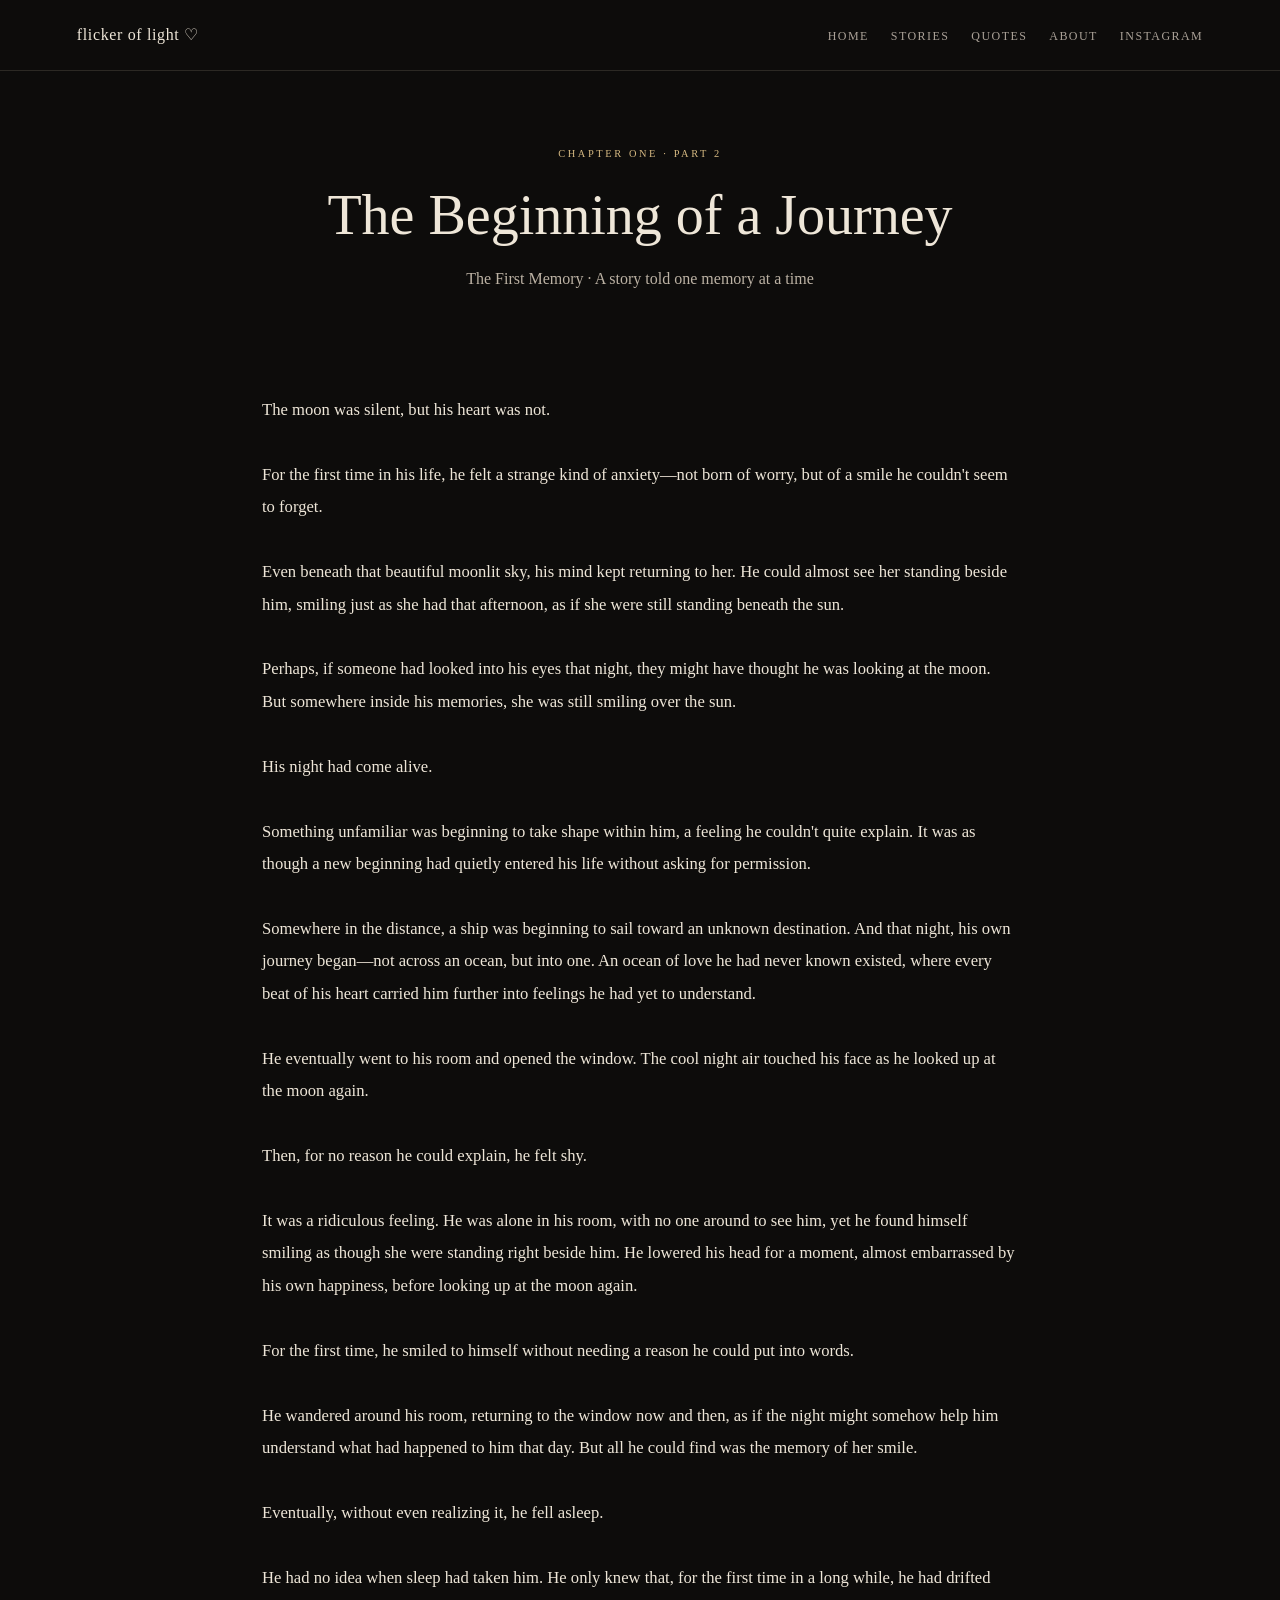
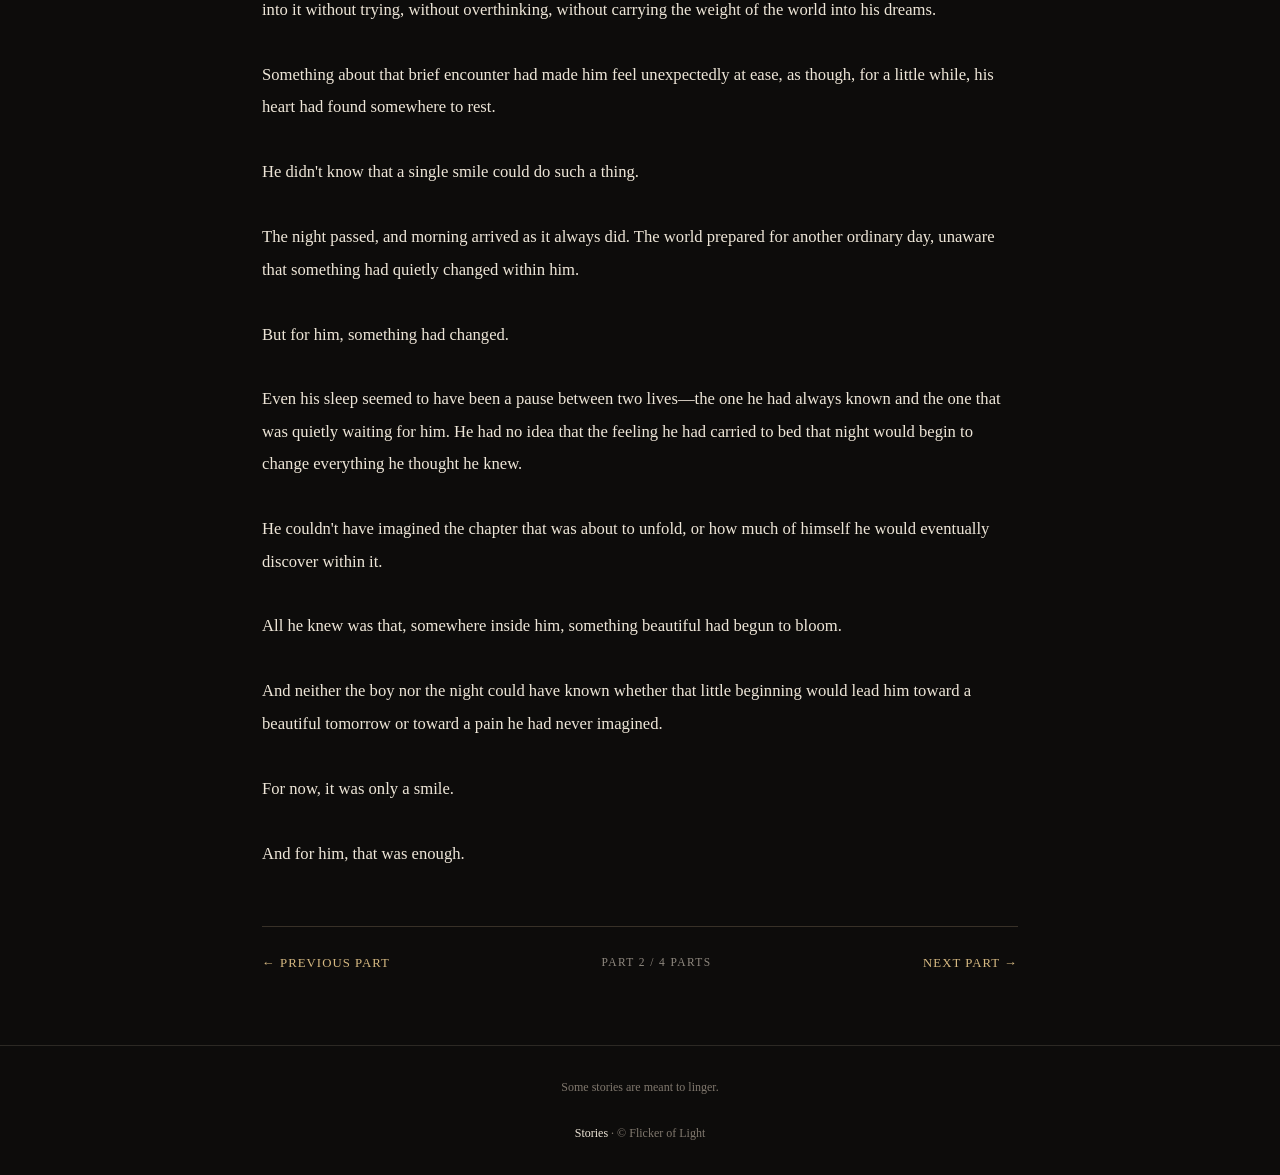
<file: chapter-one-part-2.html>
<!doctype html>
<html lang="en"><head><meta charset="utf-8"><meta name="viewport" content="width=device-width,initial-scale=1">
<title>The Beginning of a Journey | Flicker of Light</title><meta name="description" content="The First Memory · A story told one memory at a time">
<meta property="og:type" content="article"><meta property="og:site_name" content="Flicker of Light"><meta property="og:title" content="The Beginning of a Journey | Flicker of Light"><meta property="og:description" content="The First Memory · A story told one memory at a time">
<style>
:root{color-scheme:dark}*{box-sizing:border-box}
body{margin:0;background:#0d0c0b;color:#eee6d8;font-family:Georgia,serif;line-height:1.9}
header{padding:20px 6%;border-bottom:1px solid #2c2924;display:flex;justify-content:space-between;align-items:center;gap:18px}
.logo{font-size:1rem;letter-spacing:.04em}a{color:#eee6d8;text-decoration:none}
nav a{margin-left:22px;font-size:.75rem;letter-spacing:.12em;text-transform:uppercase;color:#aaa197}
main{max-width:800px;margin:auto;padding:62px 22px 70px}
.eyebrow{text-align:center;color:#d6b982;letter-spacing:.25em;font-size:.65rem;text-transform:uppercase}
h1{font-weight:400;font-size:clamp(2.1rem,7vw,3.5rem);line-height:1.15;text-align:center;margin:.35em 0 1rem}
.intro{text-align:center;color:#bcb2a4;margin:0 auto 2.2rem;max-width:580px}
.story{white-space:pre-line;font-size:1.04rem;line-height:1.95}
.pager{display:flex;justify-content:space-between;align-items:center;gap:14px;border-top:1px solid #383128;margin-top:3.5rem;padding-top:1.5rem}
.pager a{color:#d6b982;font-size:.8rem;letter-spacing:.08em;text-transform:uppercase}
.progress{text-align:center;color:#8f887f;font-size:.72rem;letter-spacing:.12em;text-transform:uppercase}
footer{text-align:center;border-top:1px solid #2c2924;padding:30px;color:#80786e;font-size:.75rem}
@media(max-width:700px){nav{display:none}main{padding-top:42px}.story{font-size:1rem;line-height:1.85}.pager a{font-size:.68rem}}
</style></head><body>
<header><a class="logo" href="index.html">flicker of light ♡</a><nav aria-label="Main navigation"><a href="index.html">Home</a><a href="stories.html">Stories</a><a href="quotes.html">Quotes</a><a href="about.html">About</a><a href="instagram.html">Instagram</a></nav></header>
<main><p class="eyebrow">Chapter One · Part 2</p><h1>The Beginning of a Journey</h1><p class="intro">The First Memory · A story told one memory at a time</p>
<article class="story">

The moon was silent, but his heart was not.

For the first time in his life, he felt a strange kind of anxiety—not born of worry, but of a smile he couldn't seem to forget.

Even beneath that beautiful moonlit sky, his mind kept returning to her. He could almost see her standing beside him, smiling just as she had that afternoon, as if she were still standing beneath the sun.

Perhaps, if someone had looked into his eyes that night, they might have thought he was looking at the moon. But somewhere inside his memories, she was still smiling over the sun.

His night had come alive.

Something unfamiliar was beginning to take shape within him, a feeling he couldn't quite explain. It was as though a new beginning had quietly entered his life without asking for permission.

Somewhere in the distance, a ship was beginning to sail toward an unknown destination. And that night, his own journey began—not across an ocean, but into one. An ocean of love he had never known existed, where every beat of his heart carried him further into feelings he had yet to understand.

He eventually went to his room and opened the window. The cool night air touched his face as he looked up at the moon again.

Then, for no reason he could explain, he felt shy.

It was a ridiculous feeling. He was alone in his room, with no one around to see him, yet he found himself smiling as though she were standing right beside him. He lowered his head for a moment, almost embarrassed by his own happiness, before looking up at the moon again.

For the first time, he smiled to himself without needing a reason he could put into words.

He wandered around his room, returning to the window now and then, as if the night might somehow help him understand what had happened to him that day. But all he could find was the memory of her smile.

Eventually, without even realizing it, he fell asleep.

He had no idea when sleep had taken him. He only knew that, for the first time in a long while, he had drifted into it without trying, without overthinking, without carrying the weight of the world into his dreams.

Something about that brief encounter had made him feel unexpectedly at ease, as though, for a little while, his heart had found somewhere to rest.

He didn't know that a single smile could do such a thing.

The night passed, and morning arrived as it always did. The world prepared for another ordinary day, unaware that something had quietly changed within him.

But for him, something had changed.

Even his sleep seemed to have been a pause between two lives—the one he had always known and the one that was quietly waiting for him. He had no idea that the feeling he had carried to bed that night would begin to change everything he thought he knew.

He couldn't have imagined the chapter that was about to unfold, or how much of himself he would eventually discover within it.

All he knew was that, somewhere inside him, something beautiful had begun to bloom.

And neither the boy nor the night could have known whether that little beginning would lead him toward a beautiful tomorrow or toward a pain he had never imagined.

For now, it was only a smile.

And for him, that was enough.</article>
<div class="pager"><a href="chapter-one-part-1.html">← Previous part</a><div class="progress">Part 2 / 4 parts</div><a href="chapter-one-part-3.html">Next part →</a></div></main>
<footer>Some stories are meant to linger.<br><br><a href="stories.html">Stories</a> · © Flicker of Light</footer></body></html>
</file>
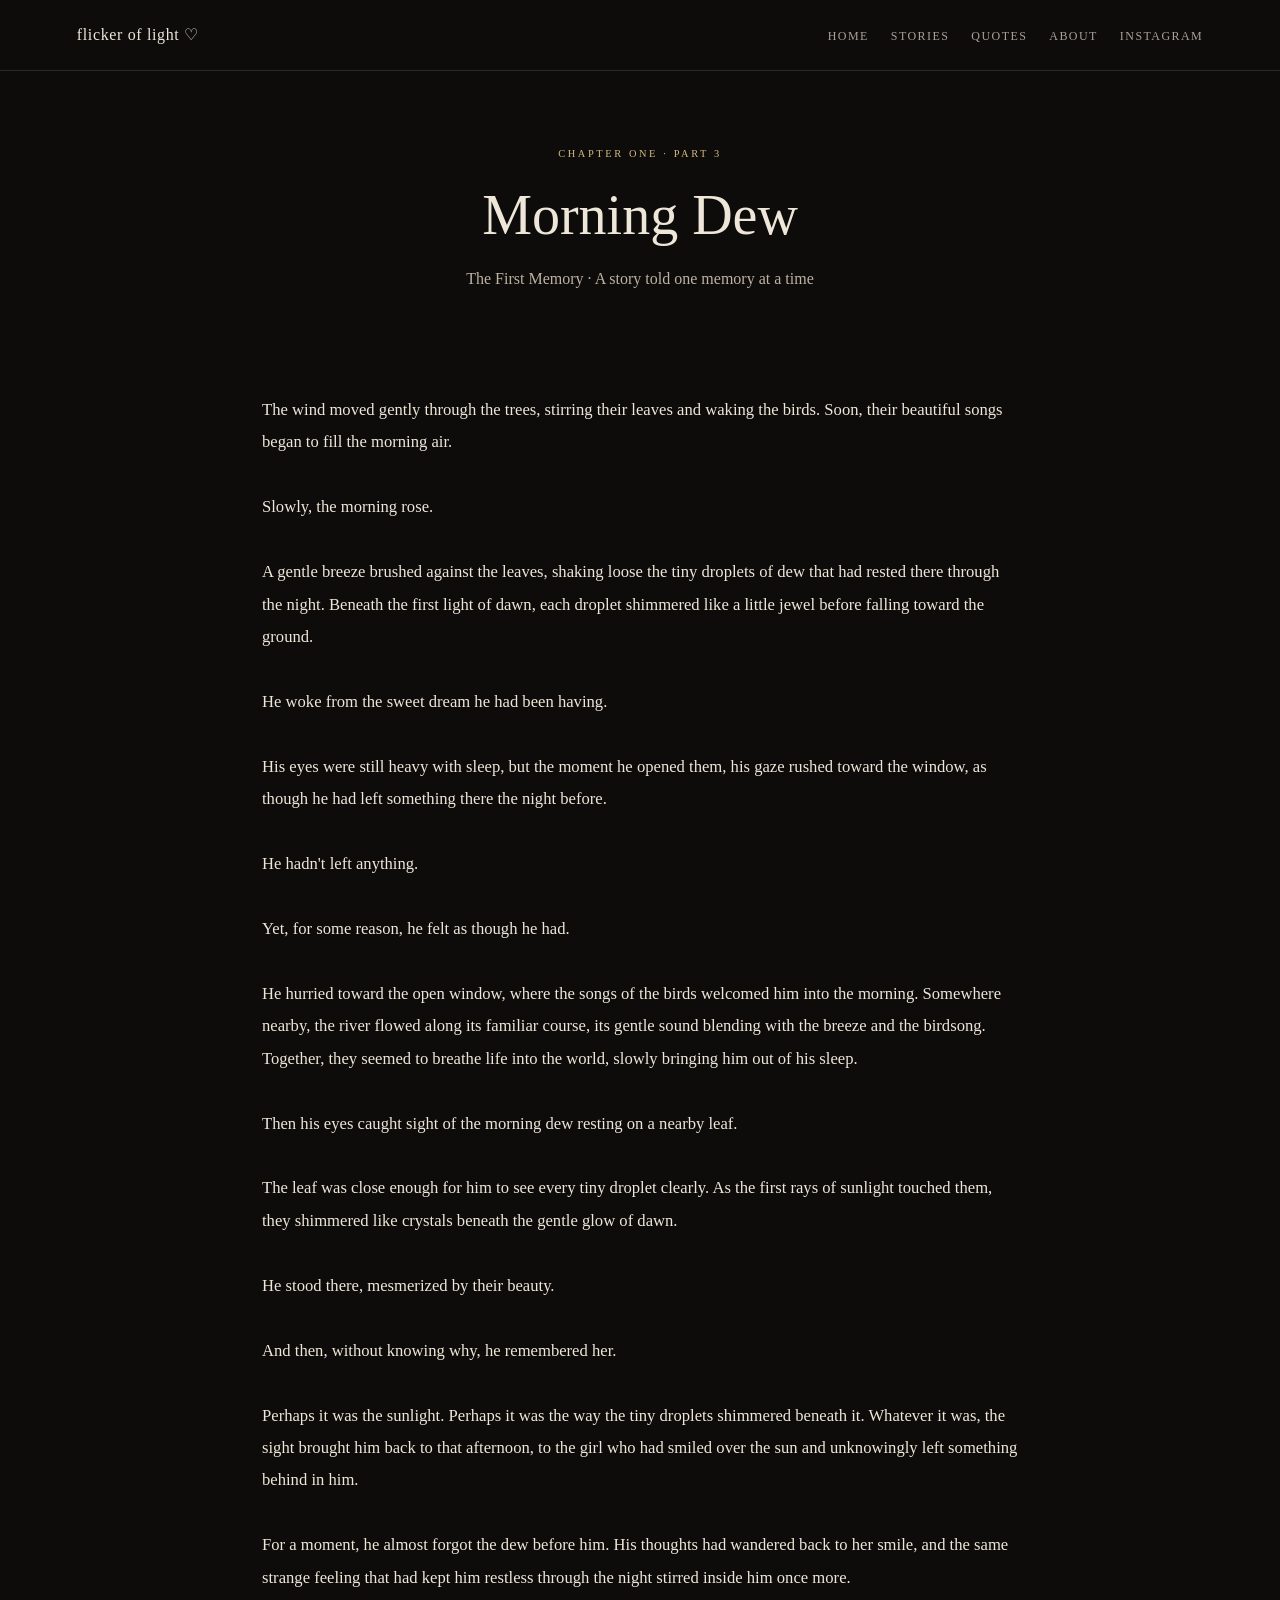
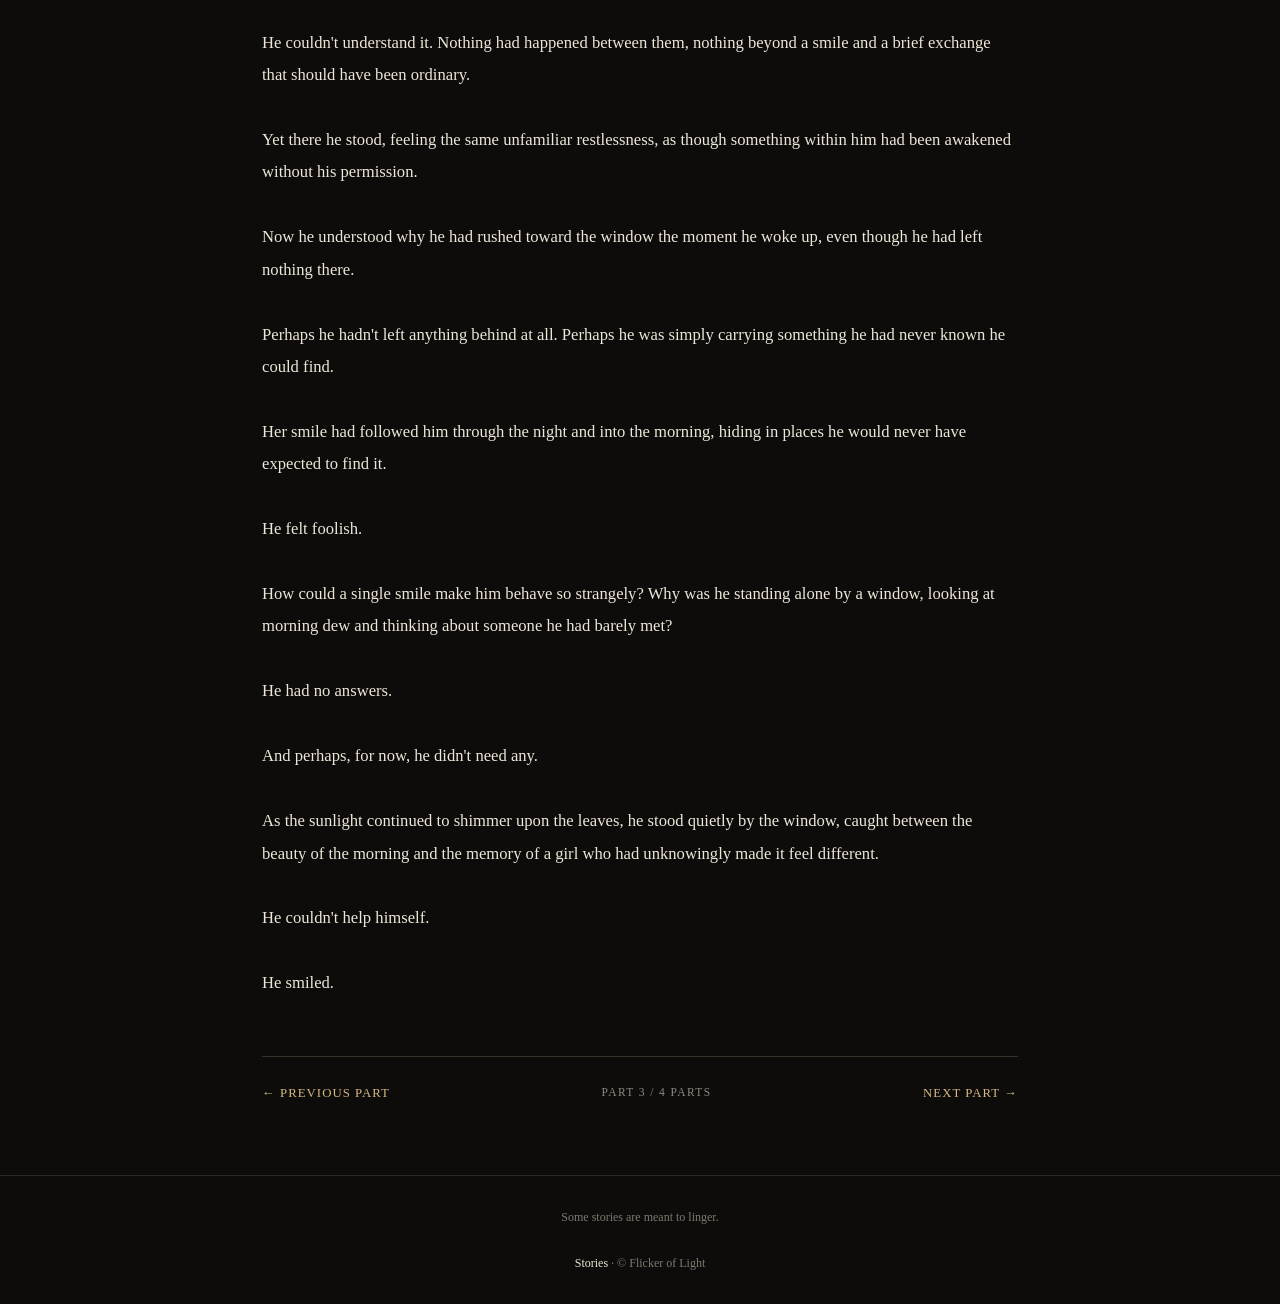
<file: chapter-one-part-3.html>
<!doctype html>
<html lang="en"><head><meta charset="utf-8"><meta name="viewport" content="width=device-width,initial-scale=1">
<title>Morning Dew | Flicker of Light</title><meta name="description" content="The First Memory · A story told one memory at a time">
<meta property="og:type" content="article"><meta property="og:site_name" content="Flicker of Light"><meta property="og:title" content="Morning Dew | Flicker of Light"><meta property="og:description" content="The First Memory · A story told one memory at a time">
<style>
:root{color-scheme:dark}*{box-sizing:border-box}
body{margin:0;background:#0d0c0b;color:#eee6d8;font-family:Georgia,serif;line-height:1.9}
header{padding:20px 6%;border-bottom:1px solid #2c2924;display:flex;justify-content:space-between;align-items:center;gap:18px}
.logo{font-size:1rem;letter-spacing:.04em}a{color:#eee6d8;text-decoration:none}
nav a{margin-left:22px;font-size:.75rem;letter-spacing:.12em;text-transform:uppercase;color:#aaa197}
main{max-width:800px;margin:auto;padding:62px 22px 70px}
.eyebrow{text-align:center;color:#d6b982;letter-spacing:.25em;font-size:.65rem;text-transform:uppercase}
h1{font-weight:400;font-size:clamp(2.1rem,7vw,3.5rem);line-height:1.15;text-align:center;margin:.35em 0 1rem}
.intro{text-align:center;color:#bcb2a4;margin:0 auto 2.2rem;max-width:580px}
.story{white-space:pre-line;font-size:1.04rem;line-height:1.95}
.pager{display:flex;justify-content:space-between;align-items:center;gap:14px;border-top:1px solid #383128;margin-top:3.5rem;padding-top:1.5rem}
.pager a{color:#d6b982;font-size:.8rem;letter-spacing:.08em;text-transform:uppercase}
.progress{text-align:center;color:#8f887f;font-size:.72rem;letter-spacing:.12em;text-transform:uppercase}
footer{text-align:center;border-top:1px solid #2c2924;padding:30px;color:#80786e;font-size:.75rem}
@media(max-width:700px){nav{display:none}main{padding-top:42px}.story{font-size:1rem;line-height:1.85}.pager a{font-size:.68rem}}
</style></head><body>
<header><a class="logo" href="index.html">flicker of light ♡</a><nav aria-label="Main navigation"><a href="index.html">Home</a><a href="stories.html">Stories</a><a href="quotes.html">Quotes</a><a href="about.html">About</a><a href="instagram.html">Instagram</a></nav></header>
<main><p class="eyebrow">Chapter One · Part 3</p><h1>Morning Dew</h1><p class="intro">The First Memory · A story told one memory at a time</p>
<article class="story">

The wind moved gently through the trees, stirring their leaves and waking the birds. Soon, their beautiful songs began to fill the morning air.

Slowly, the morning rose.

A gentle breeze brushed against the leaves, shaking loose the tiny droplets of dew that had rested there through the night. Beneath the first light of dawn, each droplet shimmered like a little jewel before falling toward the ground.

He woke from the sweet dream he had been having.

His eyes were still heavy with sleep, but the moment he opened them, his gaze rushed toward the window, as though he had left something there the night before.

He hadn't left anything.

Yet, for some reason, he felt as though he had.

He hurried toward the open window, where the songs of the birds welcomed him into the morning. Somewhere nearby, the river flowed along its familiar course, its gentle sound blending with the breeze and the birdsong. Together, they seemed to breathe life into the world, slowly bringing him out of his sleep.

Then his eyes caught sight of the morning dew resting on a nearby leaf.

The leaf was close enough for him to see every tiny droplet clearly. As the first rays of sunlight touched them, they shimmered like crystals beneath the gentle glow of dawn.

He stood there, mesmerized by their beauty.

And then, without knowing why, he remembered her.

Perhaps it was the sunlight. Perhaps it was the way the tiny droplets shimmered beneath it. Whatever it was, the sight brought him back to that afternoon, to the girl who had smiled over the sun and unknowingly left something behind in him.

For a moment, he almost forgot the dew before him. His thoughts had wandered back to her smile, and the same strange feeling that had kept him restless through the night stirred inside him once more.

He couldn't understand it. Nothing had happened between them, nothing beyond a smile and a brief exchange that should have been ordinary.

Yet there he stood, feeling the same unfamiliar restlessness, as though something within him had been awakened without his permission.

Now he understood why he had rushed toward the window the moment he woke up, even though he had left nothing there.

Perhaps he hadn't left anything behind at all. Perhaps he was simply carrying something he had never known he could find.

Her smile had followed him through the night and into the morning, hiding in places he would never have expected to find it.

He felt foolish.

How could a single smile make him behave so strangely? Why was he standing alone by a window, looking at morning dew and thinking about someone he had barely met?

He had no answers.

And perhaps, for now, he didn't need any.

As the sunlight continued to shimmer upon the leaves, he stood quietly by the window, caught between the beauty of the morning and the memory of a girl who had unknowingly made it feel different.

He couldn't help himself.

He smiled.</article>
<div class="pager"><a href="chapter-one-part-2.html">← Previous part</a><div class="progress">Part 3 / 4 parts</div><a href="chapter-one-part-4.html">Next part →</a></div></main>
<footer>Some stories are meant to linger.<br><br><a href="stories.html">Stories</a> · © Flicker of Light</footer></body></html>
</file>
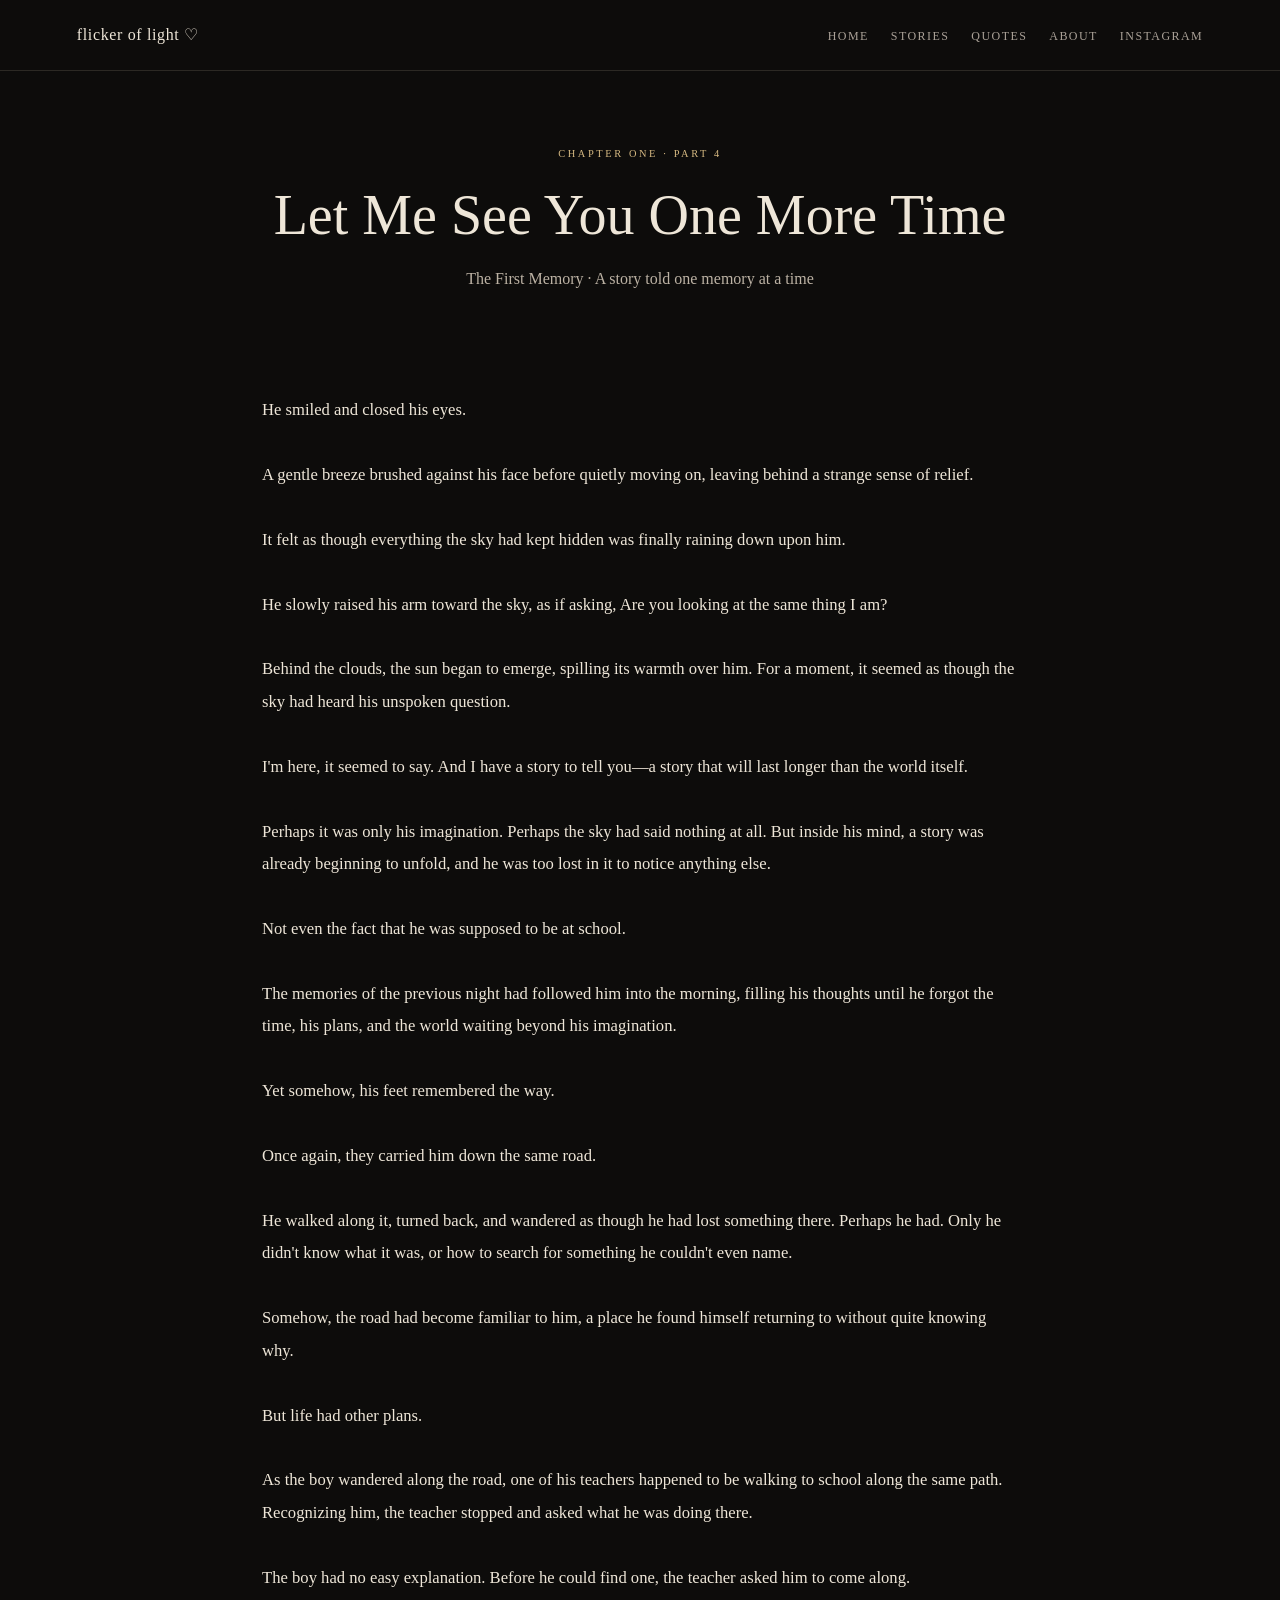
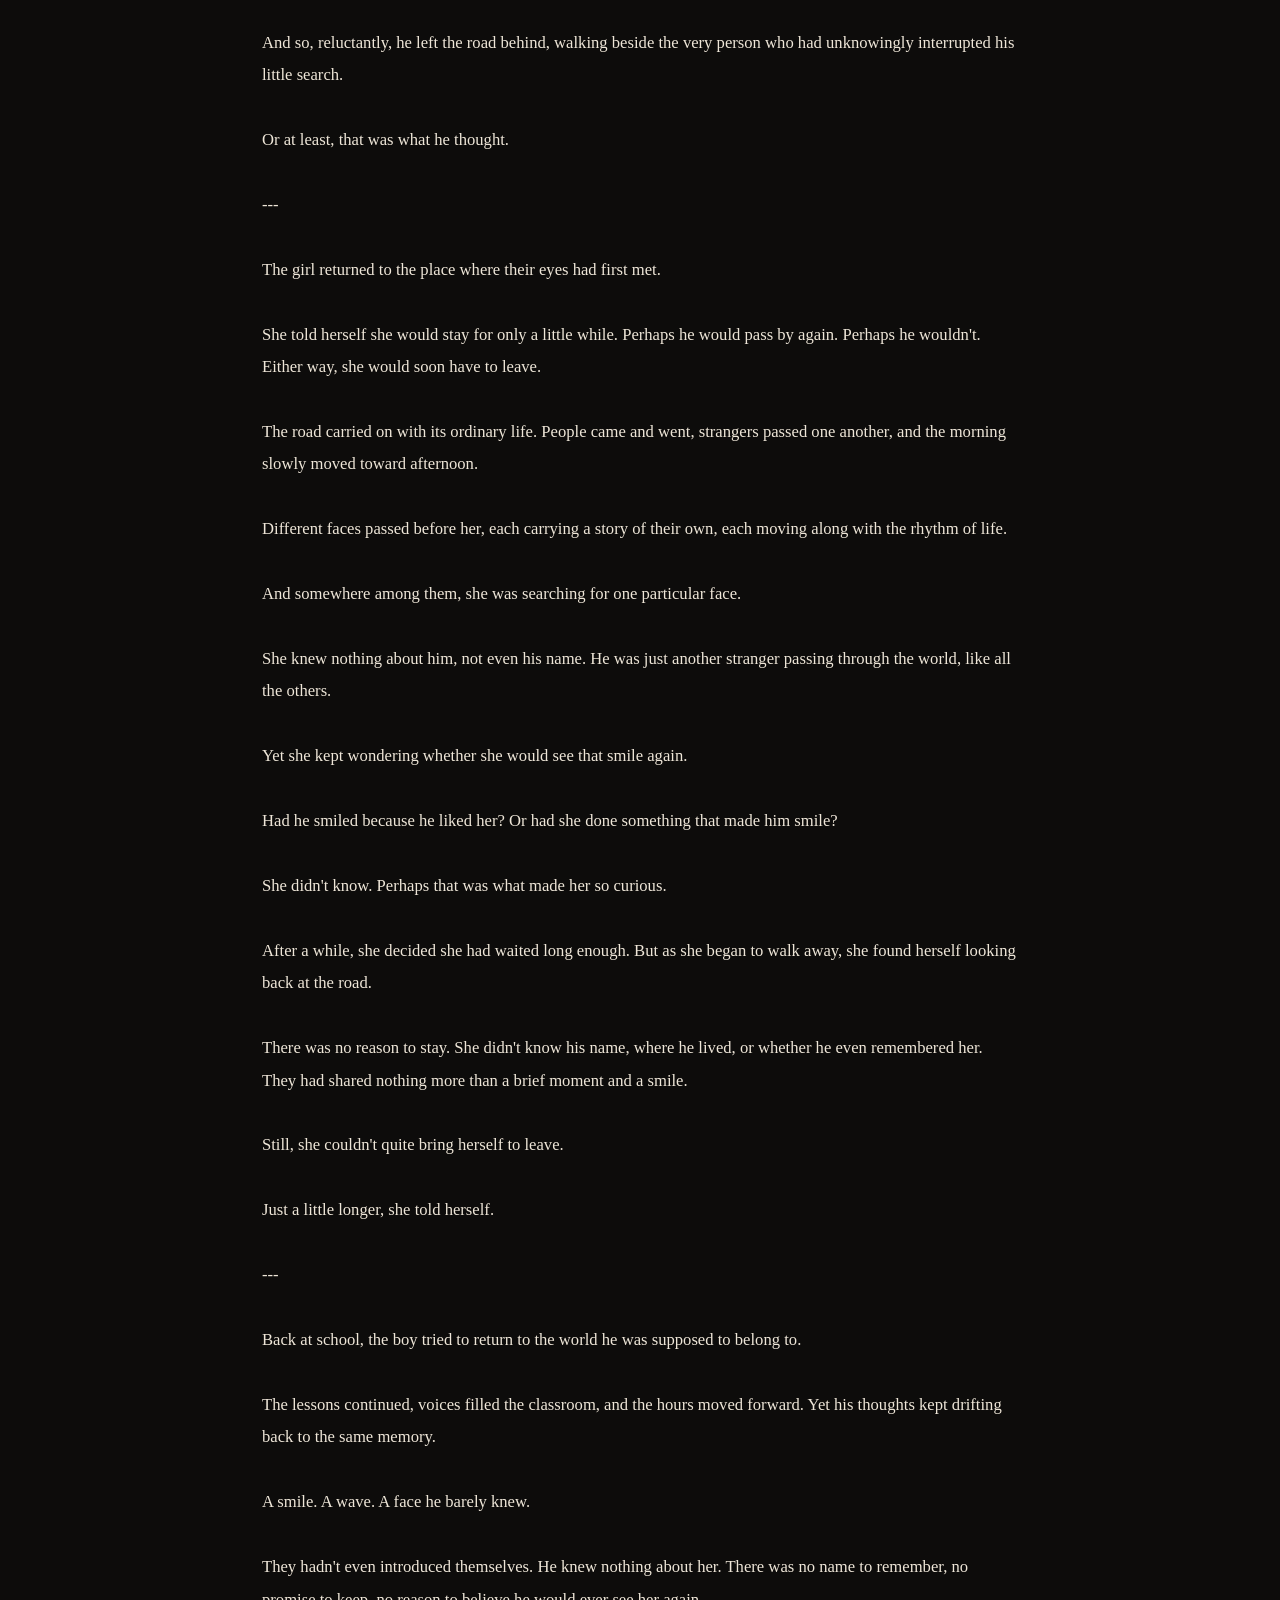
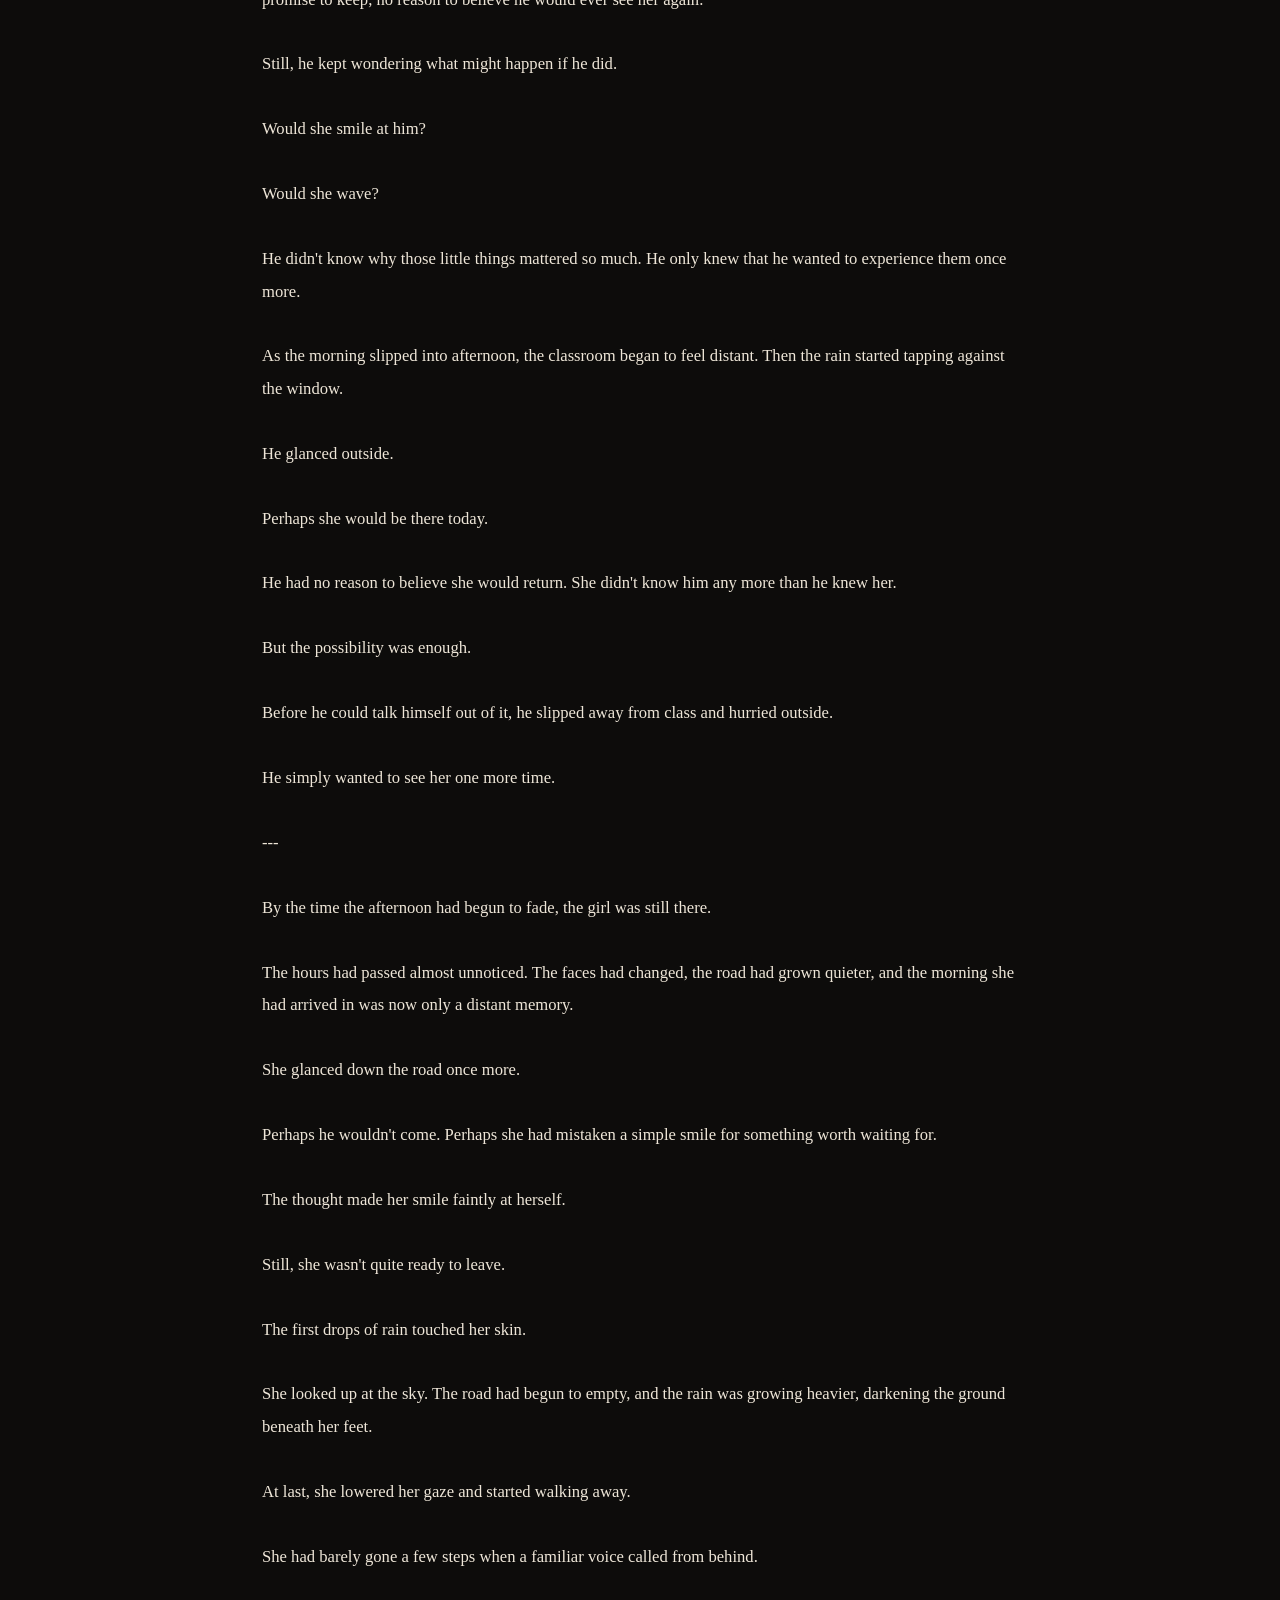
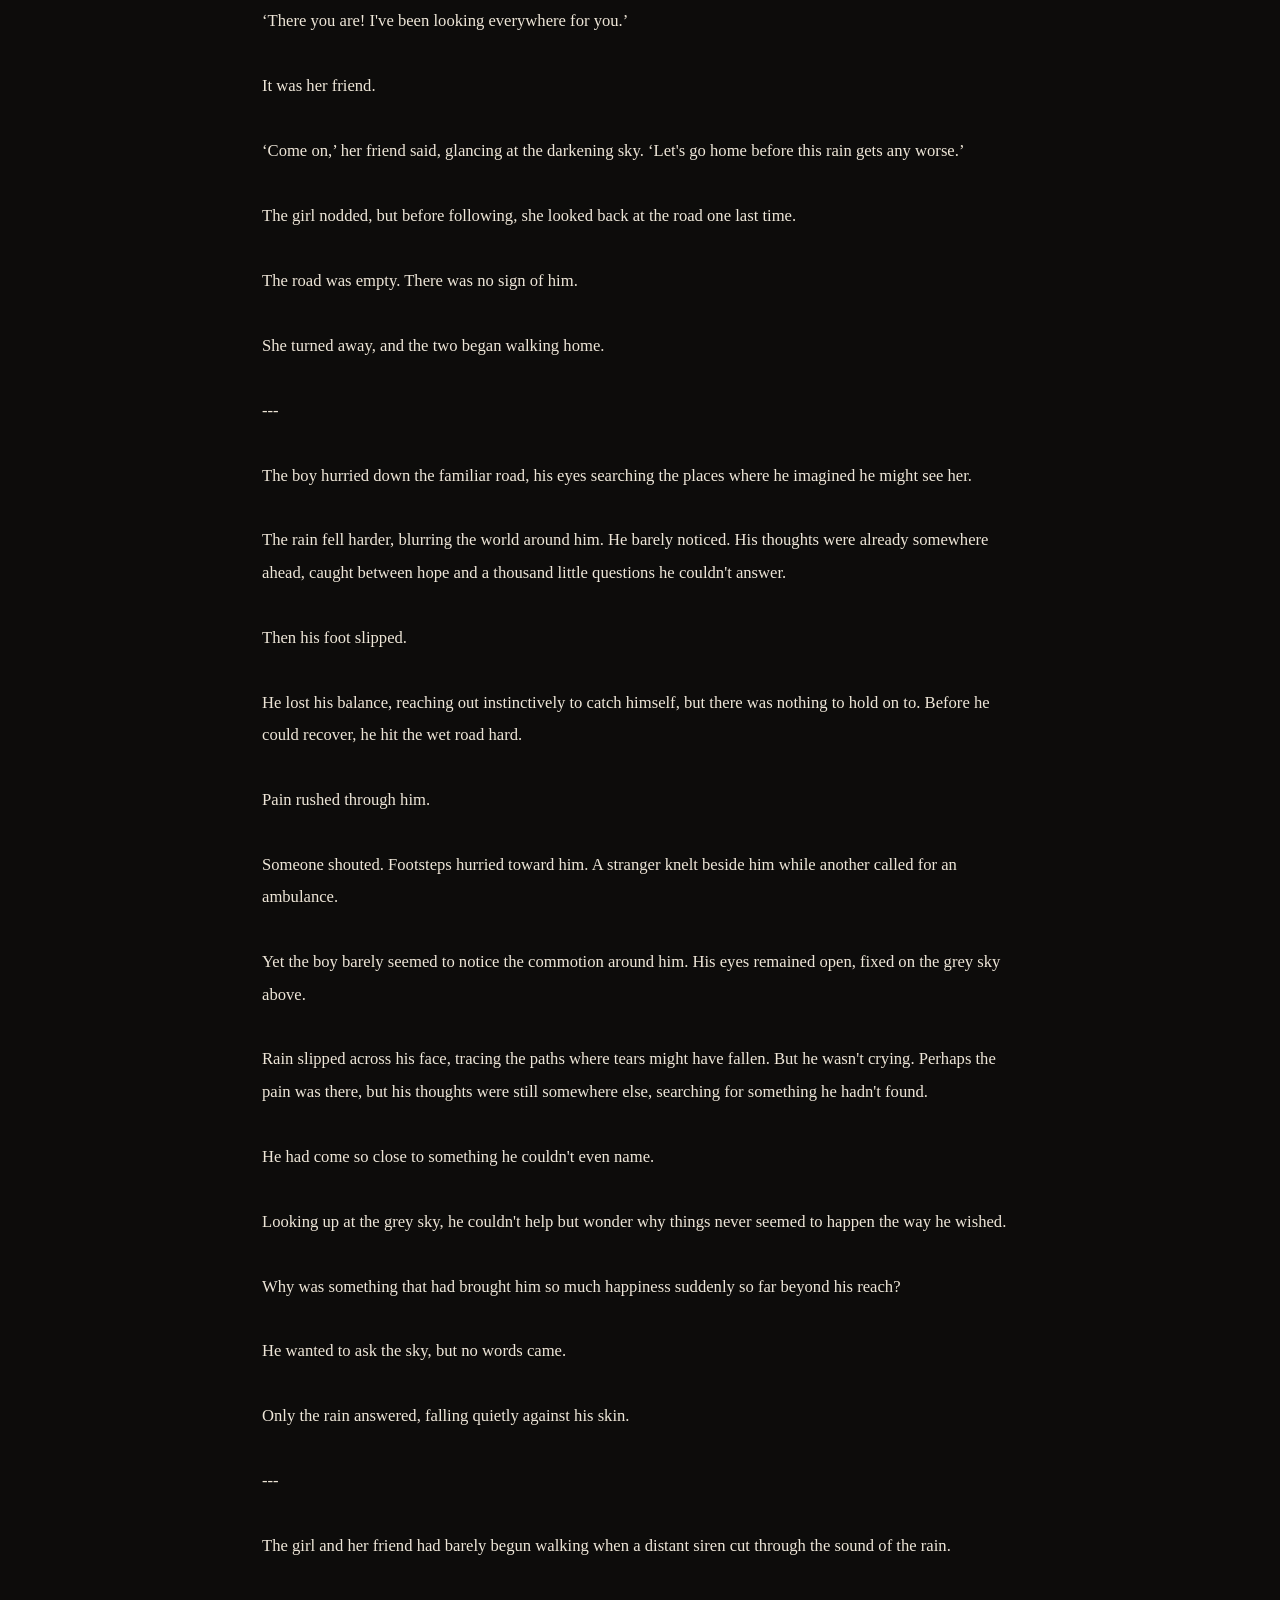
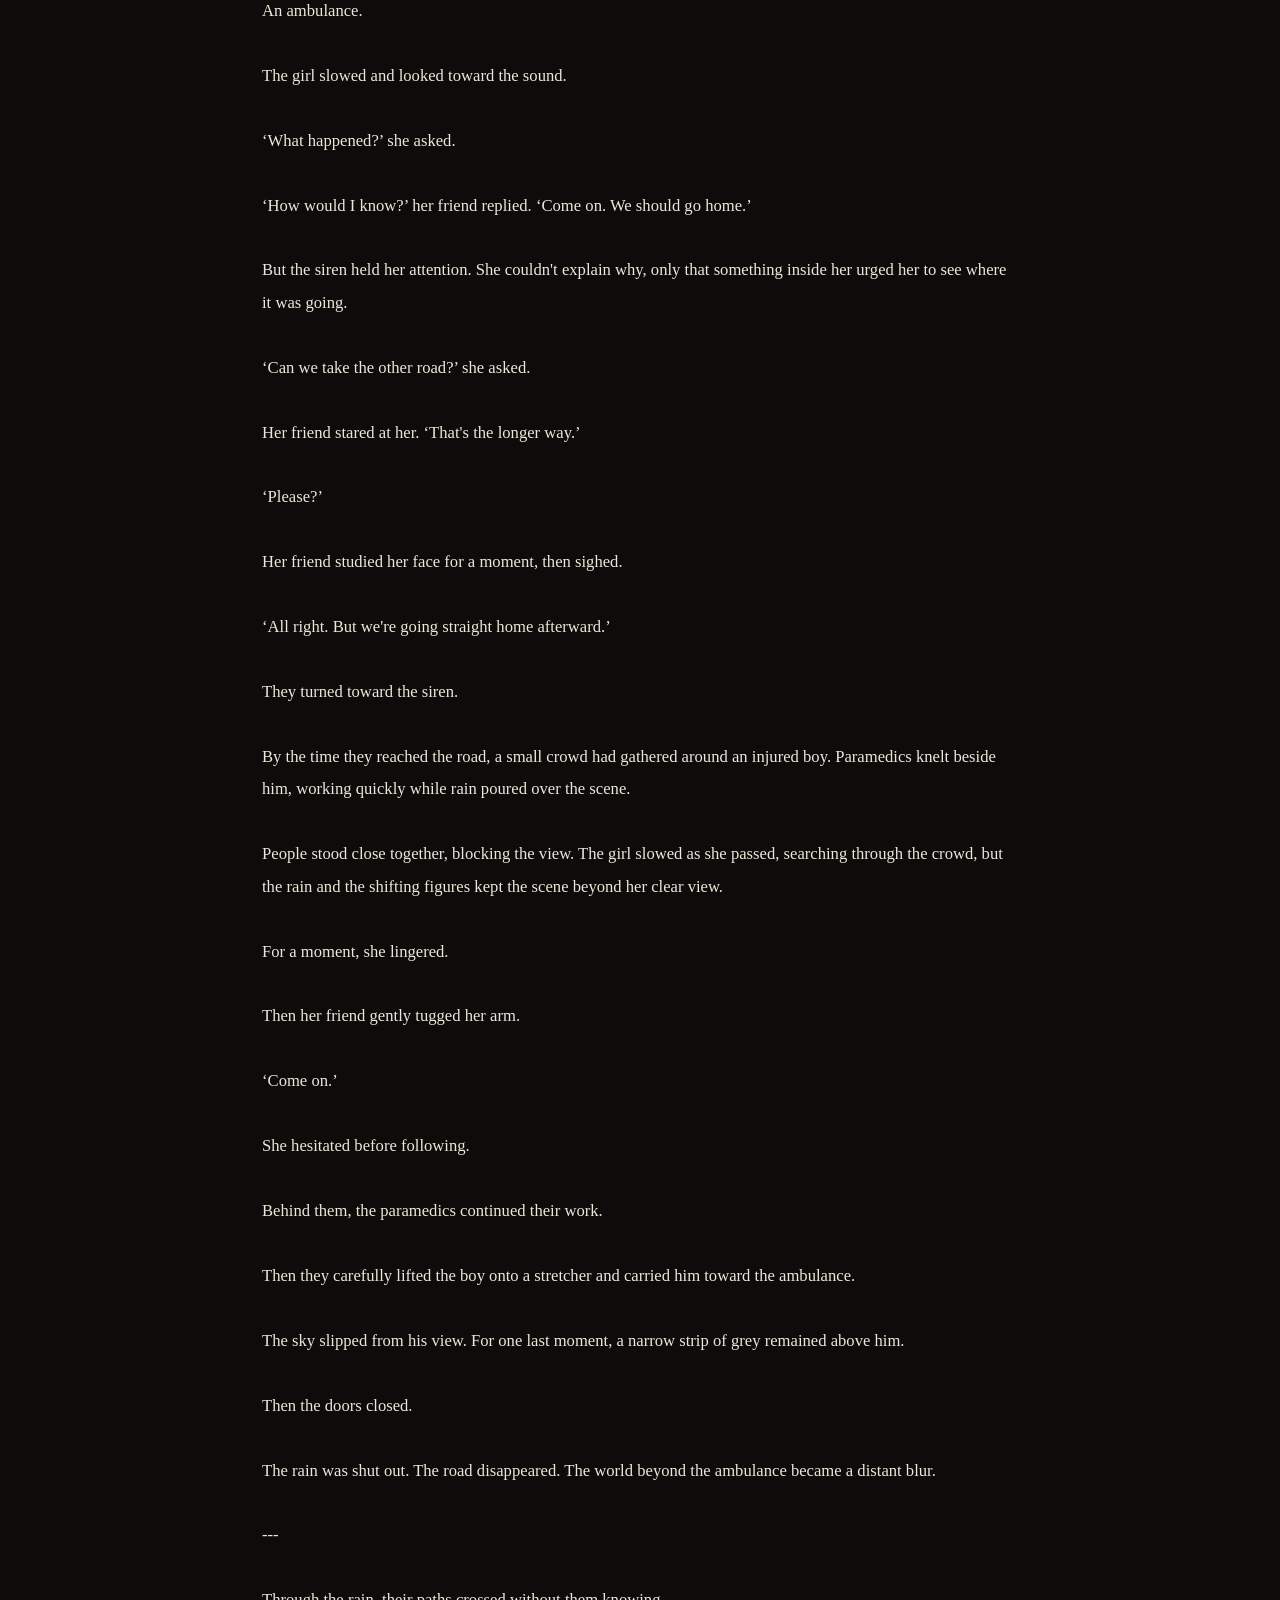
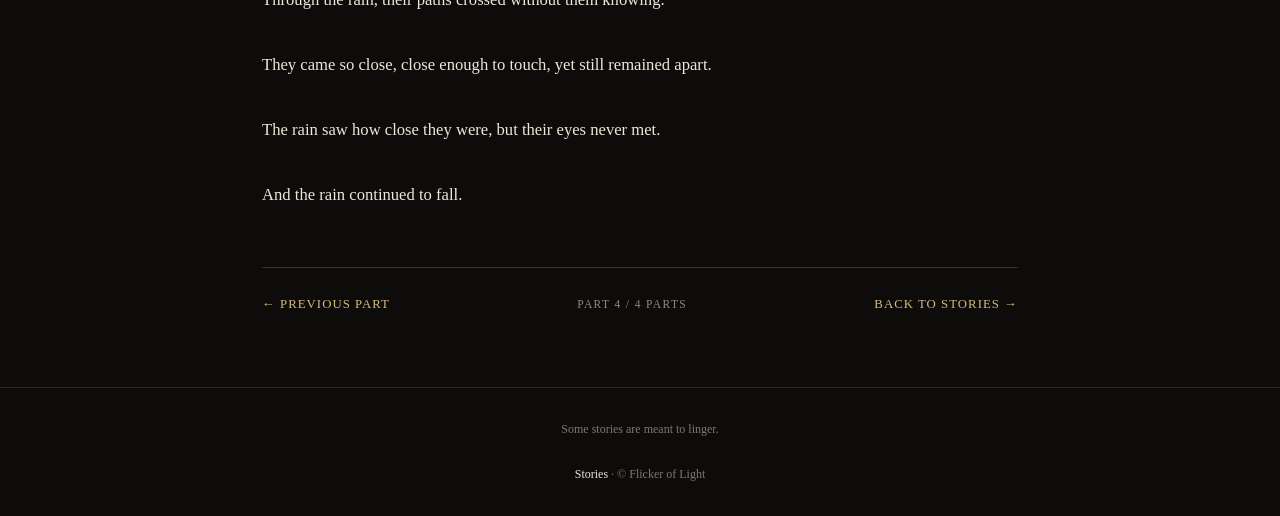
<file: chapter-one-part-4.html>
<!doctype html>
<html lang="en"><head><meta charset="utf-8"><meta name="viewport" content="width=device-width,initial-scale=1">
<title>Let Me See You One More Time | Flicker of Light</title><meta name="description" content="The First Memory · A story told one memory at a time">
<meta property="og:type" content="article"><meta property="og:site_name" content="Flicker of Light"><meta property="og:title" content="Let Me See You One More Time | Flicker of Light"><meta property="og:description" content="The First Memory · A story told one memory at a time">
<style>
:root{color-scheme:dark}*{box-sizing:border-box}
body{margin:0;background:#0d0c0b;color:#eee6d8;font-family:Georgia,serif;line-height:1.9}
header{padding:20px 6%;border-bottom:1px solid #2c2924;display:flex;justify-content:space-between;align-items:center;gap:18px}
.logo{font-size:1rem;letter-spacing:.04em}a{color:#eee6d8;text-decoration:none}
nav a{margin-left:22px;font-size:.75rem;letter-spacing:.12em;text-transform:uppercase;color:#aaa197}
main{max-width:800px;margin:auto;padding:62px 22px 70px}
.eyebrow{text-align:center;color:#d6b982;letter-spacing:.25em;font-size:.65rem;text-transform:uppercase}
h1{font-weight:400;font-size:clamp(2.1rem,7vw,3.5rem);line-height:1.15;text-align:center;margin:.35em 0 1rem}
.intro{text-align:center;color:#bcb2a4;margin:0 auto 2.2rem;max-width:580px}
.story{white-space:pre-line;font-size:1.04rem;line-height:1.95}
.pager{display:flex;justify-content:space-between;align-items:center;gap:14px;border-top:1px solid #383128;margin-top:3.5rem;padding-top:1.5rem}
.pager a{color:#d6b982;font-size:.8rem;letter-spacing:.08em;text-transform:uppercase}
.progress{text-align:center;color:#8f887f;font-size:.72rem;letter-spacing:.12em;text-transform:uppercase}
footer{text-align:center;border-top:1px solid #2c2924;padding:30px;color:#80786e;font-size:.75rem}
@media(max-width:700px){nav{display:none}main{padding-top:42px}.story{font-size:1rem;line-height:1.85}.pager a{font-size:.68rem}}
</style></head><body>
<header><a class="logo" href="index.html">flicker of light ♡</a><nav aria-label="Main navigation"><a href="index.html">Home</a><a href="stories.html">Stories</a><a href="quotes.html">Quotes</a><a href="about.html">About</a><a href="instagram.html">Instagram</a></nav></header>
<main><p class="eyebrow">Chapter One · Part 4</p><h1>Let Me See You One More Time</h1><p class="intro">The First Memory · A story told one memory at a time</p>
<article class="story">

He smiled and closed his eyes.

A gentle breeze brushed against his face before quietly moving on, leaving behind a strange sense of relief.

It felt as though everything the sky had kept hidden was finally raining down upon him.

He slowly raised his arm toward the sky, as if asking, Are you looking at the same thing I am?

Behind the clouds, the sun began to emerge, spilling its warmth over him. For a moment, it seemed as though the sky had heard his unspoken question.

I'm here, it seemed to say. And I have a story to tell you—a story that will last longer than the world itself.

Perhaps it was only his imagination. Perhaps the sky had said nothing at all. But inside his mind, a story was already beginning to unfold, and he was too lost in it to notice anything else.

Not even the fact that he was supposed to be at school.

The memories of the previous night had followed him into the morning, filling his thoughts until he forgot the time, his plans, and the world waiting beyond his imagination.

Yet somehow, his feet remembered the way.

Once again, they carried him down the same road.

He walked along it, turned back, and wandered as though he had lost something there. Perhaps he had. Only he didn't know what it was, or how to search for something he couldn't even name.

Somehow, the road had become familiar to him, a place he found himself returning to without quite knowing why.

But life had other plans.

As the boy wandered along the road, one of his teachers happened to be walking to school along the same path. Recognizing him, the teacher stopped and asked what he was doing there.

The boy had no easy explanation. Before he could find one, the teacher asked him to come along.

And so, reluctantly, he left the road behind, walking beside the very person who had unknowingly interrupted his little search.

Or at least, that was what he thought.

---

The girl returned to the place where their eyes had first met.

She told herself she would stay for only a little while. Perhaps he would pass by again. Perhaps he wouldn't. Either way, she would soon have to leave.

The road carried on with its ordinary life. People came and went, strangers passed one another, and the morning slowly moved toward afternoon.

Different faces passed before her, each carrying a story of their own, each moving along with the rhythm of life.

And somewhere among them, she was searching for one particular face.

She knew nothing about him, not even his name. He was just another stranger passing through the world, like all the others.

Yet she kept wondering whether she would see that smile again.

Had he smiled because he liked her? Or had she done something that made him smile?

She didn't know. Perhaps that was what made her so curious.

After a while, she decided she had waited long enough. But as she began to walk away, she found herself looking back at the road.

There was no reason to stay. She didn't know his name, where he lived, or whether he even remembered her. They had shared nothing more than a brief moment and a smile.

Still, she couldn't quite bring herself to leave.

Just a little longer, she told herself.

---

Back at school, the boy tried to return to the world he was supposed to belong to.

The lessons continued, voices filled the classroom, and the hours moved forward. Yet his thoughts kept drifting back to the same memory.

A smile. A wave. A face he barely knew.

They hadn't even introduced themselves. He knew nothing about her. There was no name to remember, no promise to keep, no reason to believe he would ever see her again.

Still, he kept wondering what might happen if he did.

Would she smile at him?

Would she wave?

He didn't know why those little things mattered so much. He only knew that he wanted to experience them once more.

As the morning slipped into afternoon, the classroom began to feel distant. Then the rain started tapping against the window.

He glanced outside.

Perhaps she would be there today.

He had no reason to believe she would return. She didn't know him any more than he knew her.

But the possibility was enough.

Before he could talk himself out of it, he slipped away from class and hurried outside.

He simply wanted to see her one more time.

---

By the time the afternoon had begun to fade, the girl was still there.

The hours had passed almost unnoticed. The faces had changed, the road had grown quieter, and the morning she had arrived in was now only a distant memory.

She glanced down the road once more.

Perhaps he wouldn't come. Perhaps she had mistaken a simple smile for something worth waiting for.

The thought made her smile faintly at herself.

Still, she wasn't quite ready to leave.

The first drops of rain touched her skin.

She looked up at the sky. The road had begun to empty, and the rain was growing heavier, darkening the ground beneath her feet.

At last, she lowered her gaze and started walking away.

She had barely gone a few steps when a familiar voice called from behind.

‘There you are! I've been looking everywhere for you.’

It was her friend.

‘Come on,’ her friend said, glancing at the darkening sky. ‘Let's go home before this rain gets any worse.’

The girl nodded, but before following, she looked back at the road one last time.

The road was empty. There was no sign of him.

She turned away, and the two began walking home.

---

The boy hurried down the familiar road, his eyes searching the places where he imagined he might see her.

The rain fell harder, blurring the world around him. He barely noticed. His thoughts were already somewhere ahead, caught between hope and a thousand little questions he couldn't answer.

Then his foot slipped.

He lost his balance, reaching out instinctively to catch himself, but there was nothing to hold on to. Before he could recover, he hit the wet road hard.

Pain rushed through him.

Someone shouted. Footsteps hurried toward him. A stranger knelt beside him while another called for an ambulance.

Yet the boy barely seemed to notice the commotion around him. His eyes remained open, fixed on the grey sky above.

Rain slipped across his face, tracing the paths where tears might have fallen. But he wasn't crying. Perhaps the pain was there, but his thoughts were still somewhere else, searching for something he hadn't found.

He had come so close to something he couldn't even name.

Looking up at the grey sky, he couldn't help but wonder why things never seemed to happen the way he wished.

Why was something that had brought him so much happiness suddenly so far beyond his reach?

He wanted to ask the sky, but no words came.

Only the rain answered, falling quietly against his skin.

---

The girl and her friend had barely begun walking when a distant siren cut through the sound of the rain.

An ambulance.

The girl slowed and looked toward the sound.

‘What happened?’ she asked.

‘How would I know?’ her friend replied. ‘Come on. We should go home.’

But the siren held her attention. She couldn't explain why, only that something inside her urged her to see where it was going.

‘Can we take the other road?’ she asked.

Her friend stared at her. ‘That's the longer way.’

‘Please?’

Her friend studied her face for a moment, then sighed.

‘All right. But we're going straight home afterward.’

They turned toward the siren.

By the time they reached the road, a small crowd had gathered around an injured boy. Paramedics knelt beside him, working quickly while rain poured over the scene.

People stood close together, blocking the view. The girl slowed as she passed, searching through the crowd, but the rain and the shifting figures kept the scene beyond her clear view.

For a moment, she lingered.

Then her friend gently tugged her arm.

‘Come on.’

She hesitated before following.

Behind them, the paramedics continued their work.

Then they carefully lifted the boy onto a stretcher and carried him toward the ambulance.

The sky slipped from his view. For one last moment, a narrow strip of grey remained above him.

Then the doors closed.

The rain was shut out. The road disappeared. The world beyond the ambulance became a distant blur.

---

Through the rain, their paths crossed without them knowing.

They came so close, close enough to touch, yet still remained apart.

The rain saw how close they were, but their eyes never met.

And the rain continued to fall.</article>
<div class="pager"><a href="chapter-one-part-3.html">← Previous part</a><div class="progress">Part 4 / 4 parts</div><a href="stories.html">Back to Stories →</a></div></main>
<footer>Some stories are meant to linger.<br><br><a href="stories.html">Stories</a> · © Flicker of Light</footer></body></html>
</file>
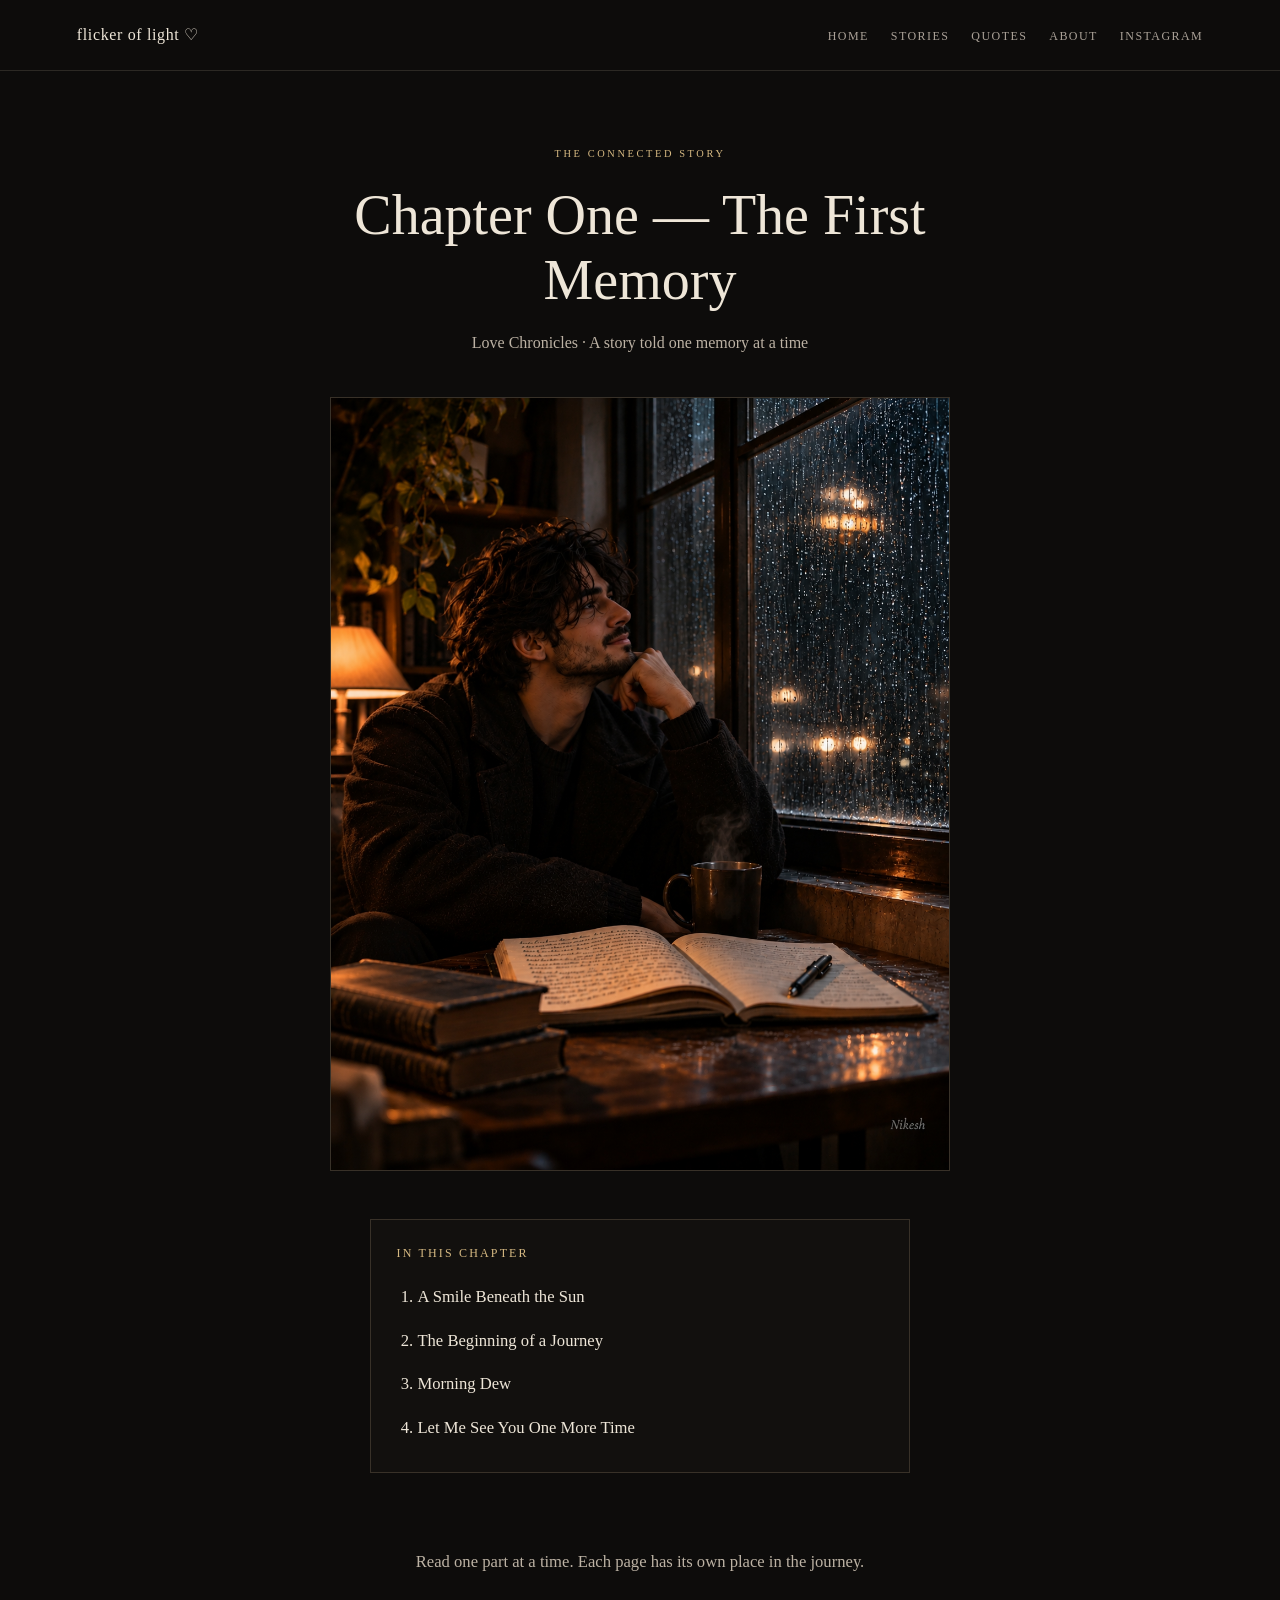
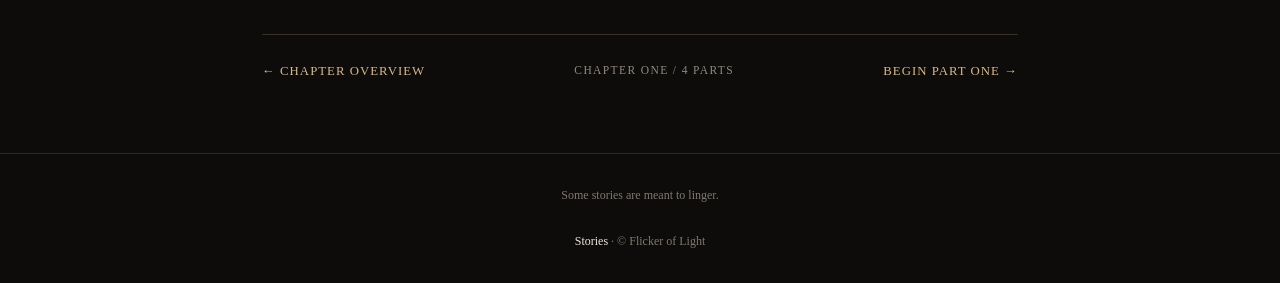
<file: chapter-one.html>
<!doctype html>
<html lang="en"><head><meta charset="utf-8"><meta name="viewport" content="width=device-width,initial-scale=1">
<title>Chapter One — The First Memory | Flicker of Light</title><meta name="description" content="Love Chronicles · A story told one memory at a time">
<meta property="og:type" content="article"><meta property="og:site_name" content="Flicker of Light"><meta property="og:title" content="Chapter One — The First Memory | Flicker of Light"><meta property="og:description" content="Love Chronicles · A story told one memory at a time">
<style>
:root{color-scheme:dark}*{box-sizing:border-box}
body{margin:0;background:#0d0c0b;color:#eee6d8;font-family:Georgia,serif;line-height:1.9}
header{padding:20px 6%;border-bottom:1px solid #2c2924;display:flex;justify-content:space-between;align-items:center;gap:18px}
.logo{font-size:1rem;letter-spacing:.04em}a{color:#eee6d8;text-decoration:none}
nav a{margin-left:22px;font-size:.75rem;letter-spacing:.12em;text-transform:uppercase;color:#aaa197}
main{max-width:800px;margin:auto;padding:62px 22px 70px}
.eyebrow{text-align:center;color:#d6b982;letter-spacing:.25em;font-size:.65rem;text-transform:uppercase}
h1{font-weight:400;font-size:clamp(2.1rem,7vw,3.5rem);line-height:1.15;text-align:center;margin:.35em 0 1rem}
.intro{text-align:center;color:#bcb2a4;margin:0 auto 2.2rem;max-width:580px}
.contents{max-width:540px;margin:0 auto 2.5rem;padding:1.4rem 1.6rem;border:1px solid #383128;background:#12100e}.contents h2{font-size:.75rem;font-weight:400;letter-spacing:.18em;text-transform:uppercase;color:#d6b982;margin:0 0 .6rem}.contents ol{margin:0;padding-left:1.3rem}.contents li{padding:.35rem 0}.contents a:hover{color:#d6b982}.story{white-space:pre-line;font-size:1.04rem;line-height:1.95}
.pager{display:flex;justify-content:space-between;align-items:center;gap:14px;border-top:1px solid #383128;margin-top:3.5rem;padding-top:1.5rem}
.pager a{color:#d6b982;font-size:.8rem;letter-spacing:.08em;text-transform:uppercase}
.progress{text-align:center;color:#8f887f;font-size:.72rem;letter-spacing:.12em;text-transform:uppercase}
.chapter-art{max-width:620px;margin:2.4rem auto 3rem;border:1px solid #383128;overflow:hidden}.chapter-art img{display:block;width:100%;height:auto;object-fit:cover}footer{text-align:center;border-top:1px solid #2c2924;padding:30px;color:#80786e;font-size:.75rem}
@media(max-width:700px){nav{display:none}main{padding-top:42px}.story{font-size:1rem;line-height:1.85}.pager a{font-size:.68rem}}
</style></head><body>
<header><a class="logo" href="index.html">flicker of light ♡</a><nav aria-label="Main navigation"><a href="index.html">Home</a><a href="stories.html">Stories</a><a href="quotes.html">Quotes</a><a href="about.html">About</a><a href="instagram.html">Instagram</a></nav></header>
<main><p class="eyebrow">The Connected Story</p><h1>Chapter One — The First Memory</h1><p class="intro">Love Chronicles · A story told one memory at a time</p>
<figure class="chapter-art"><img src="E328AA31-17FF-42EA-A16E-14F99F3E0AE5.png" alt="A young man sits thoughtfully beside a rain-streaked window, with an open notebook and coffee on the table, remembering something from the past."></figure>
<article class="story"><section class="contents"><h2>In this chapter</h2><ol><li><a href="chapter-one-part-1.html">A Smile Beneath the Sun</a></li><li><a href="chapter-one-part-2.html">The Beginning of a Journey</a></li><li><a href="chapter-one-part-3.html">Morning Dew</a></li><li><a href="chapter-one-part-4.html">Let Me See You One More Time</a></li></ol></section>
<p class="intro">Read one part at a time. Each page has its own place in the journey.</p></article>
<div class="pager"><a href="chapter-one.html">← Chapter overview</a><div class="progress">Chapter One / 4 parts</div><a href="chapter-one-part-1.html">Begin Part One →</a></div></main>
<footer>Some stories are meant to linger.<br><br><a href="stories.html">Stories</a> · © Flicker of Light</footer></body></html>
</file>
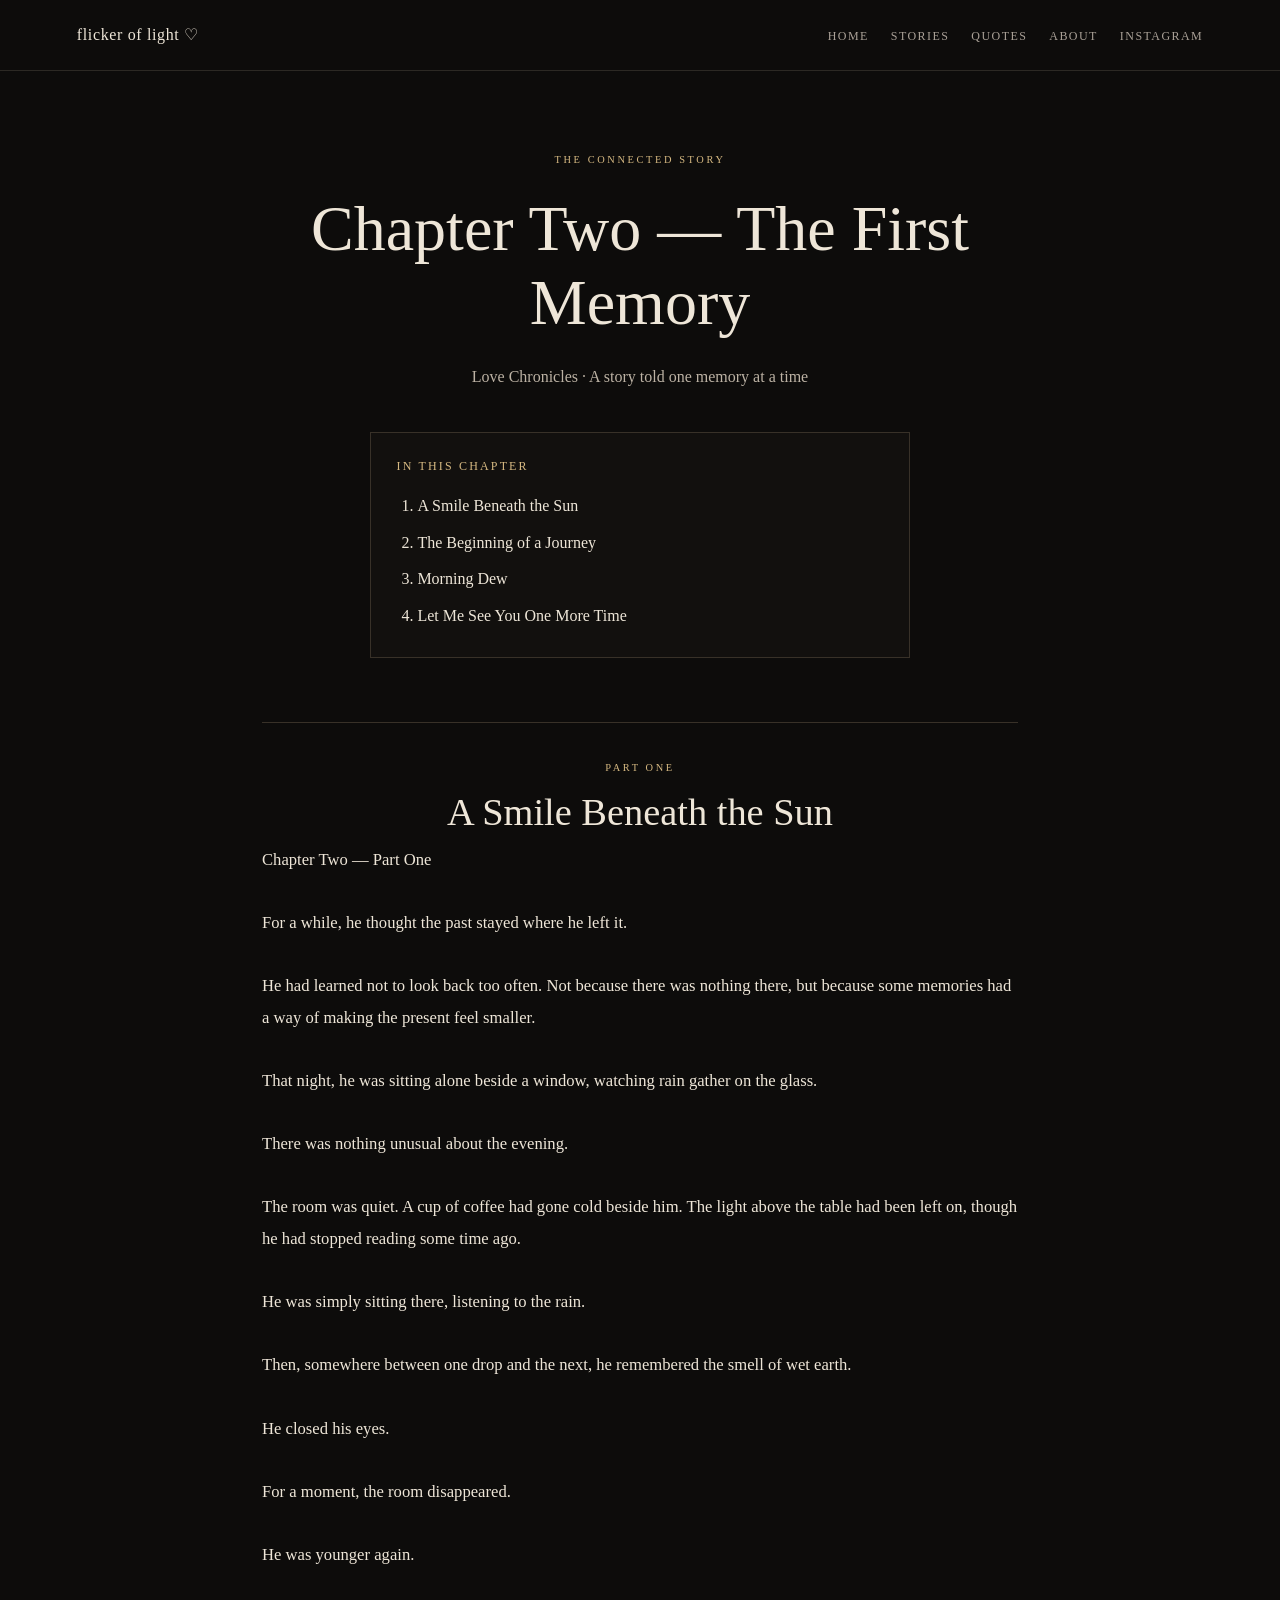
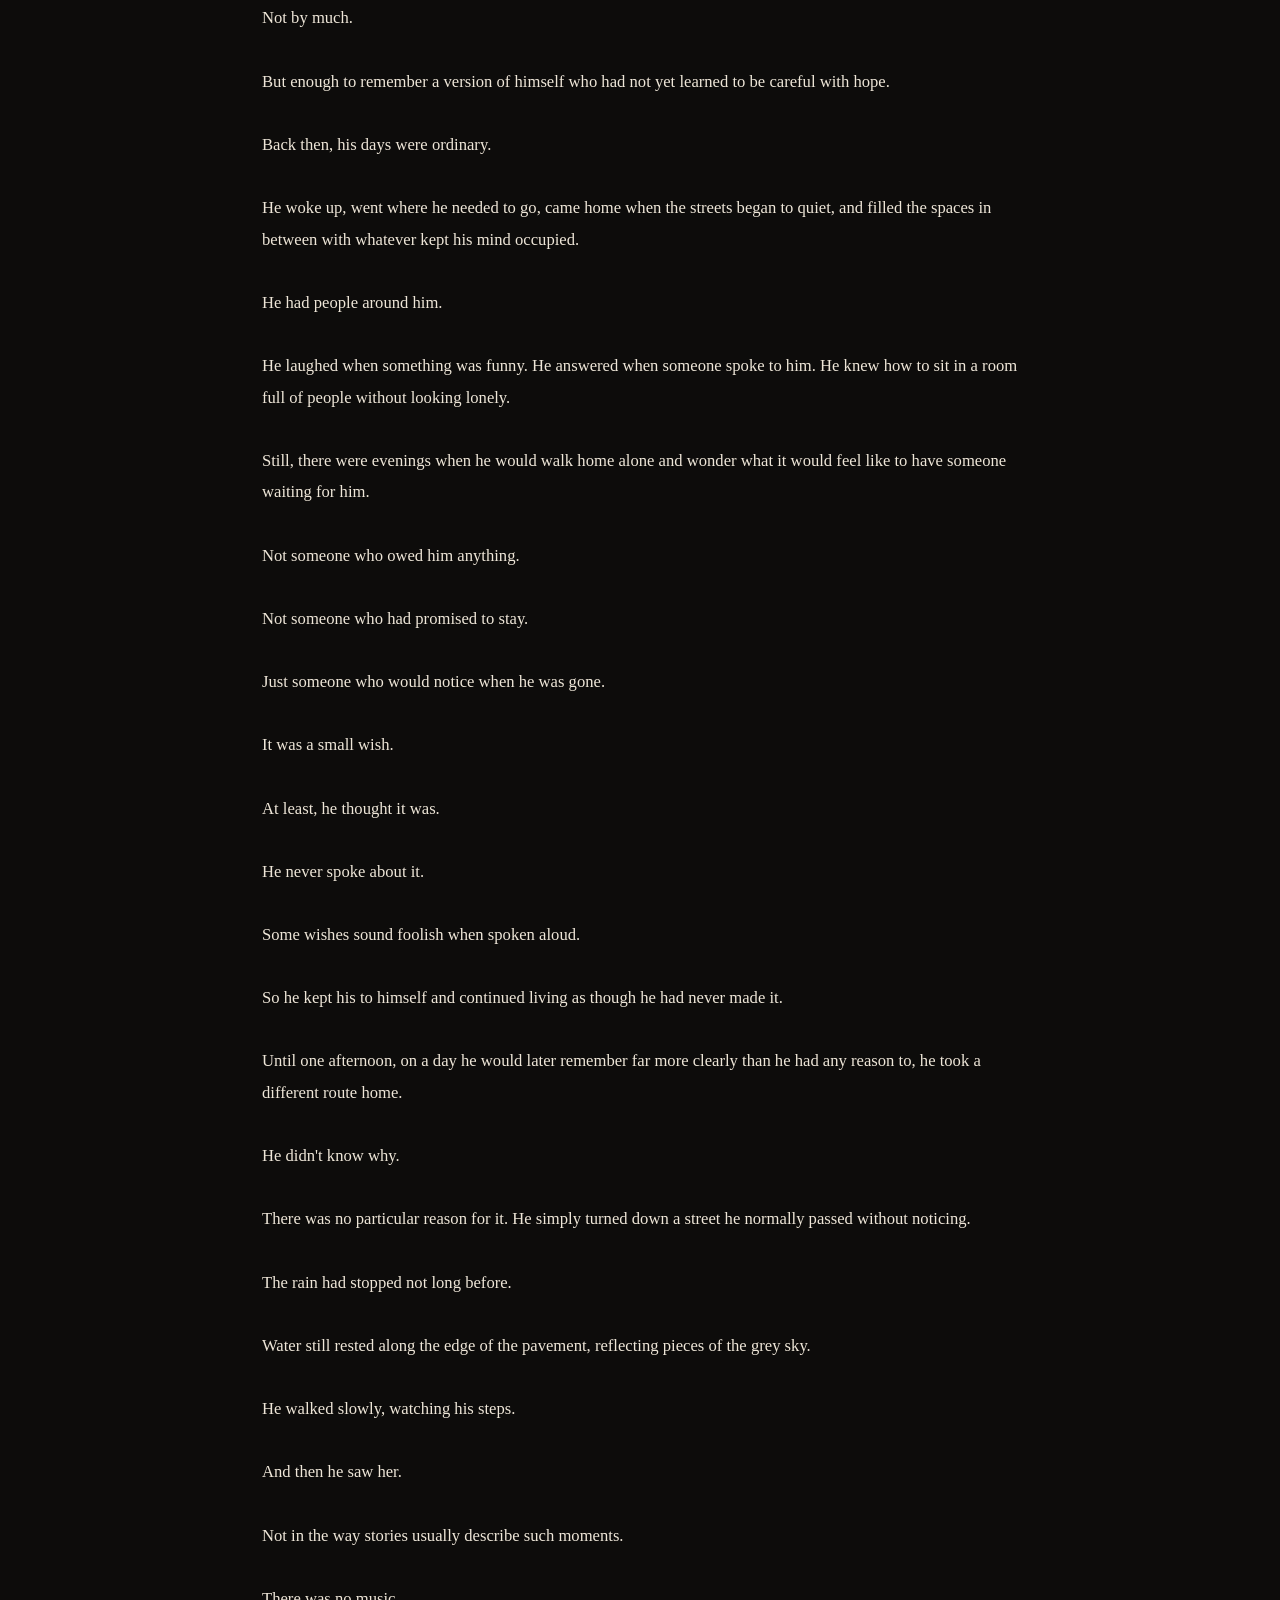
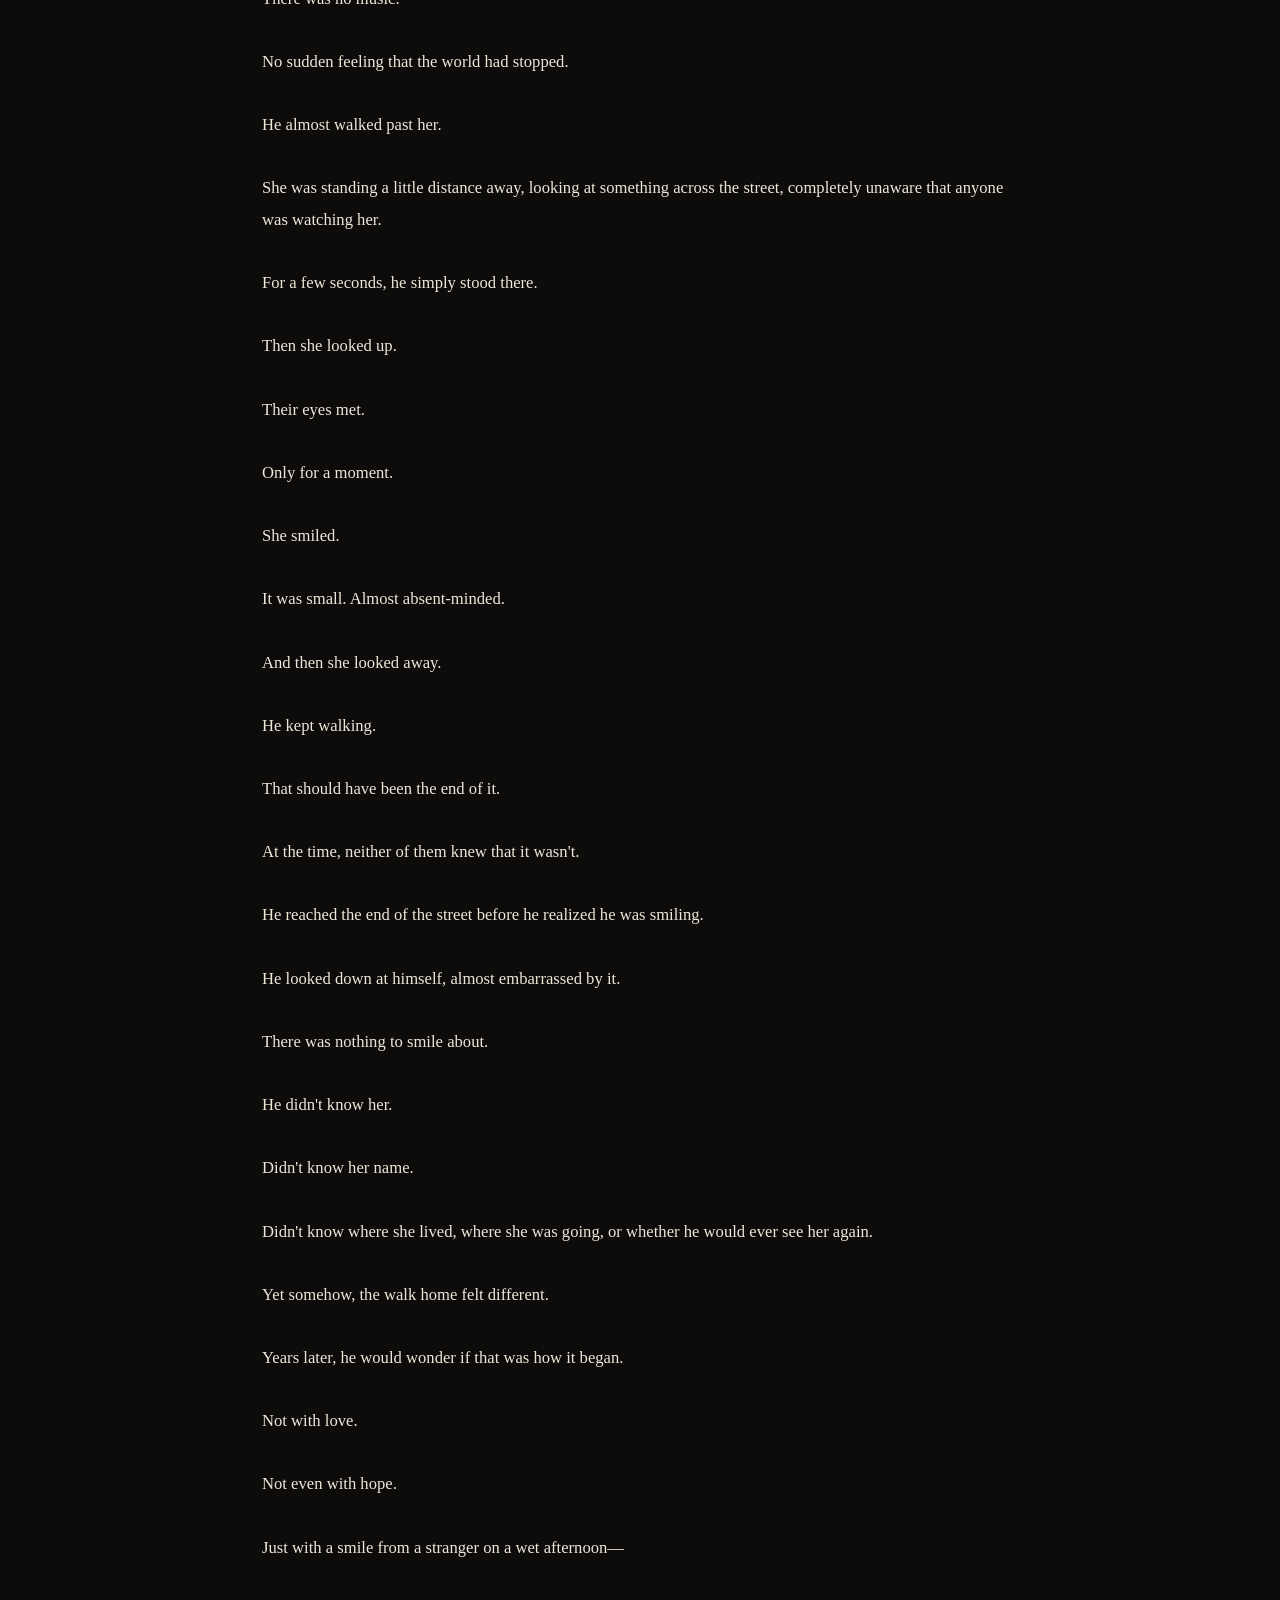
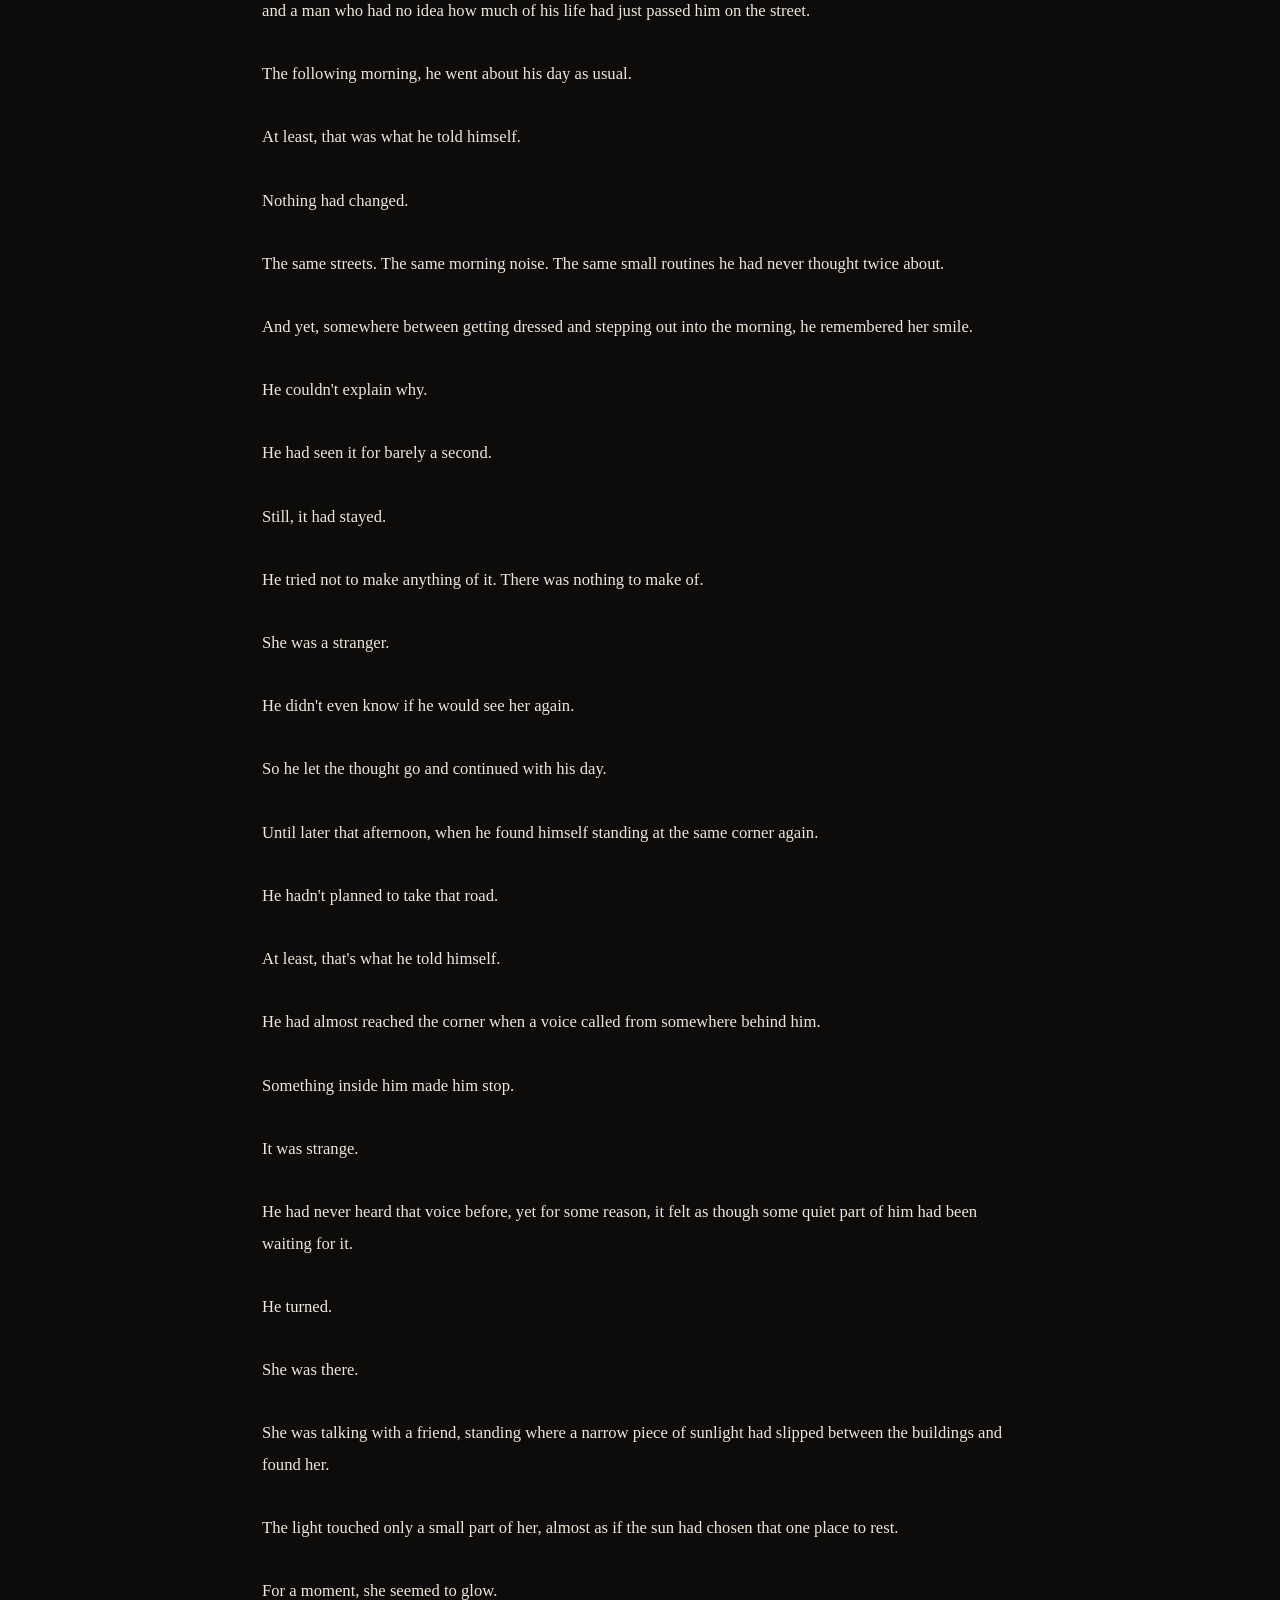
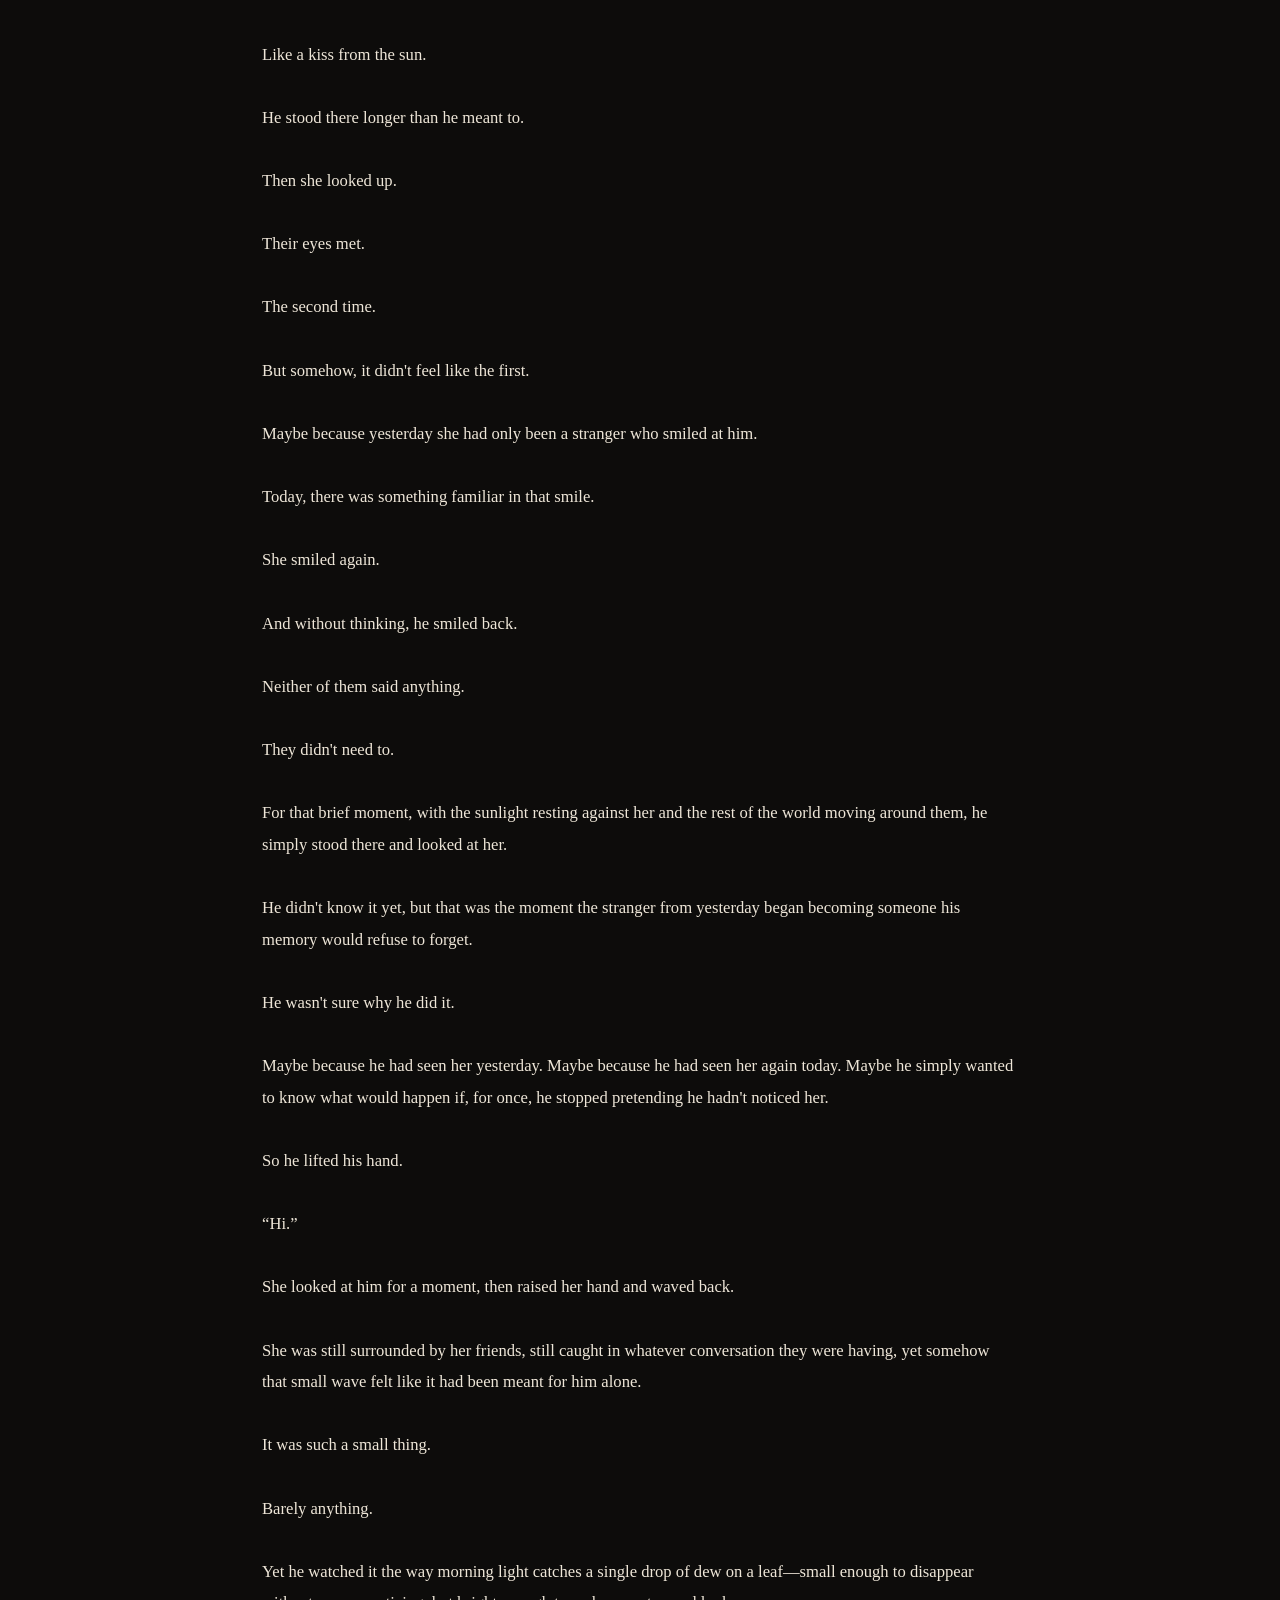
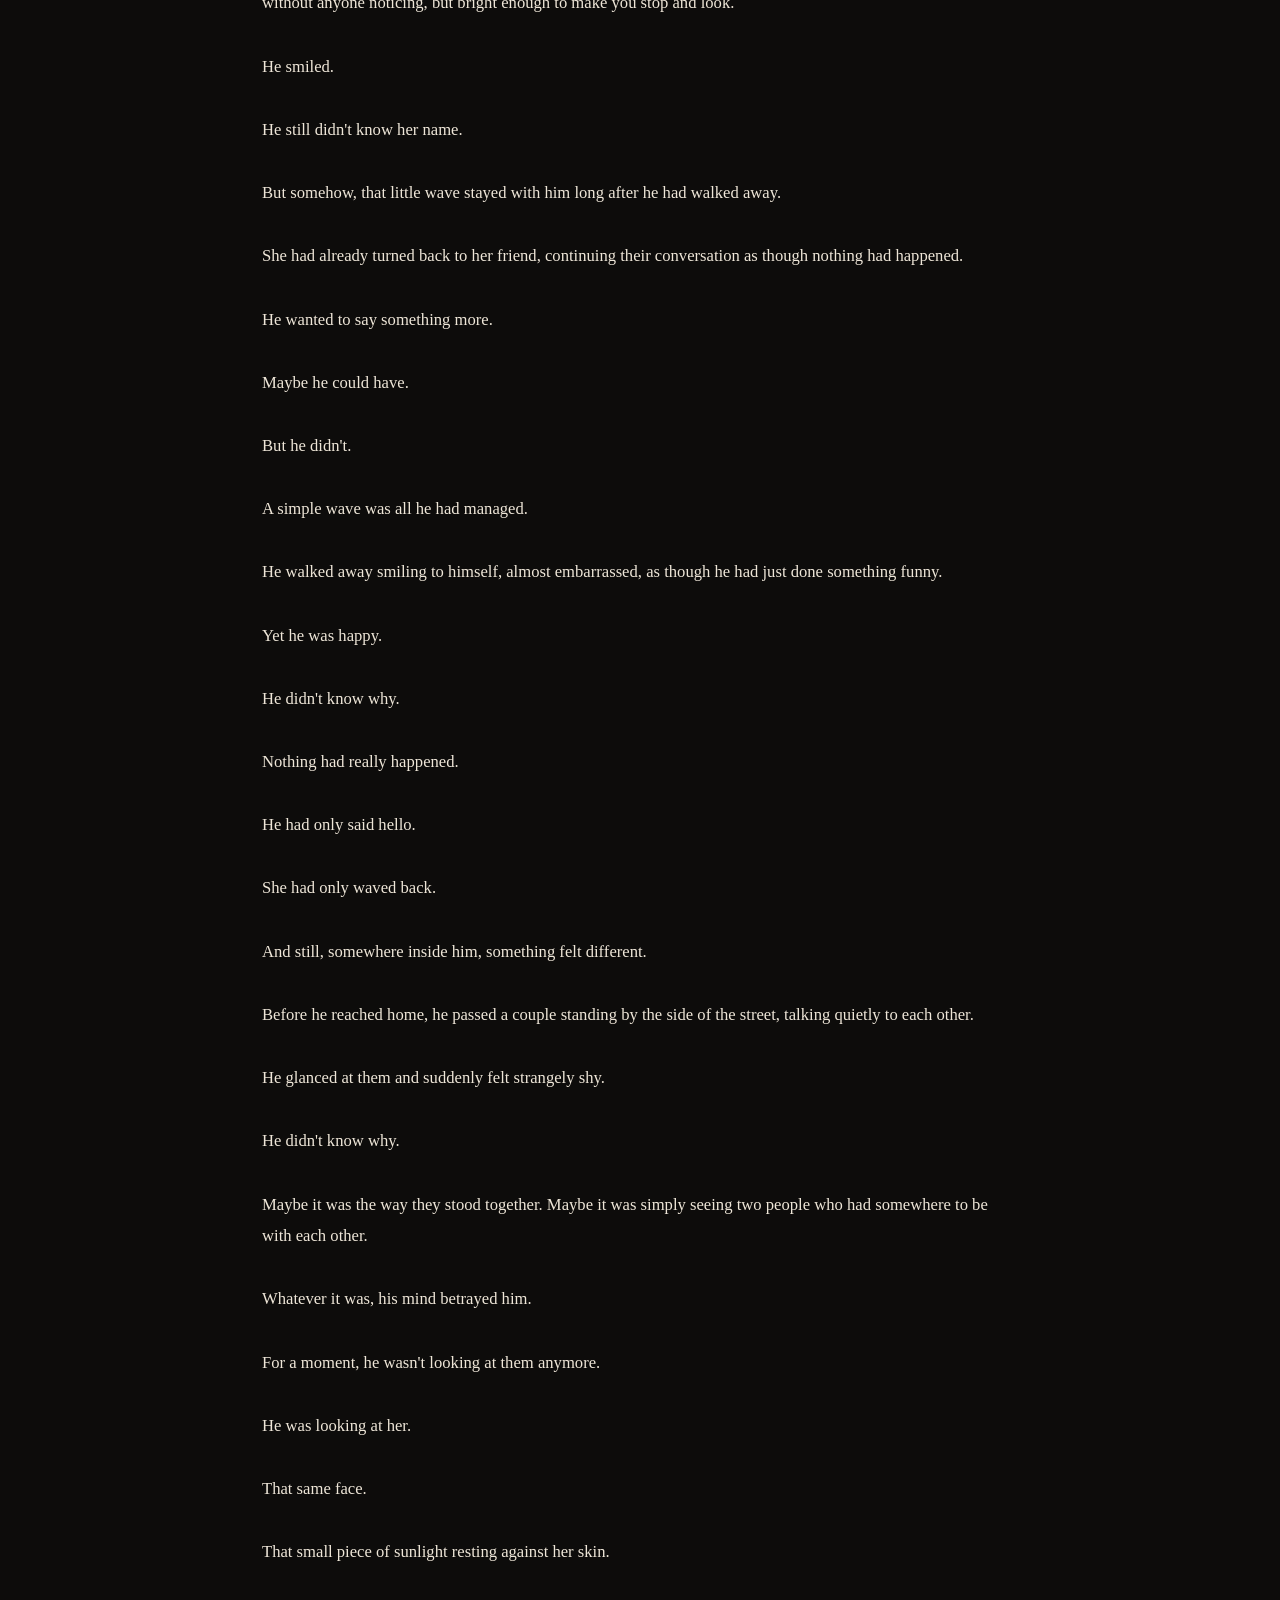
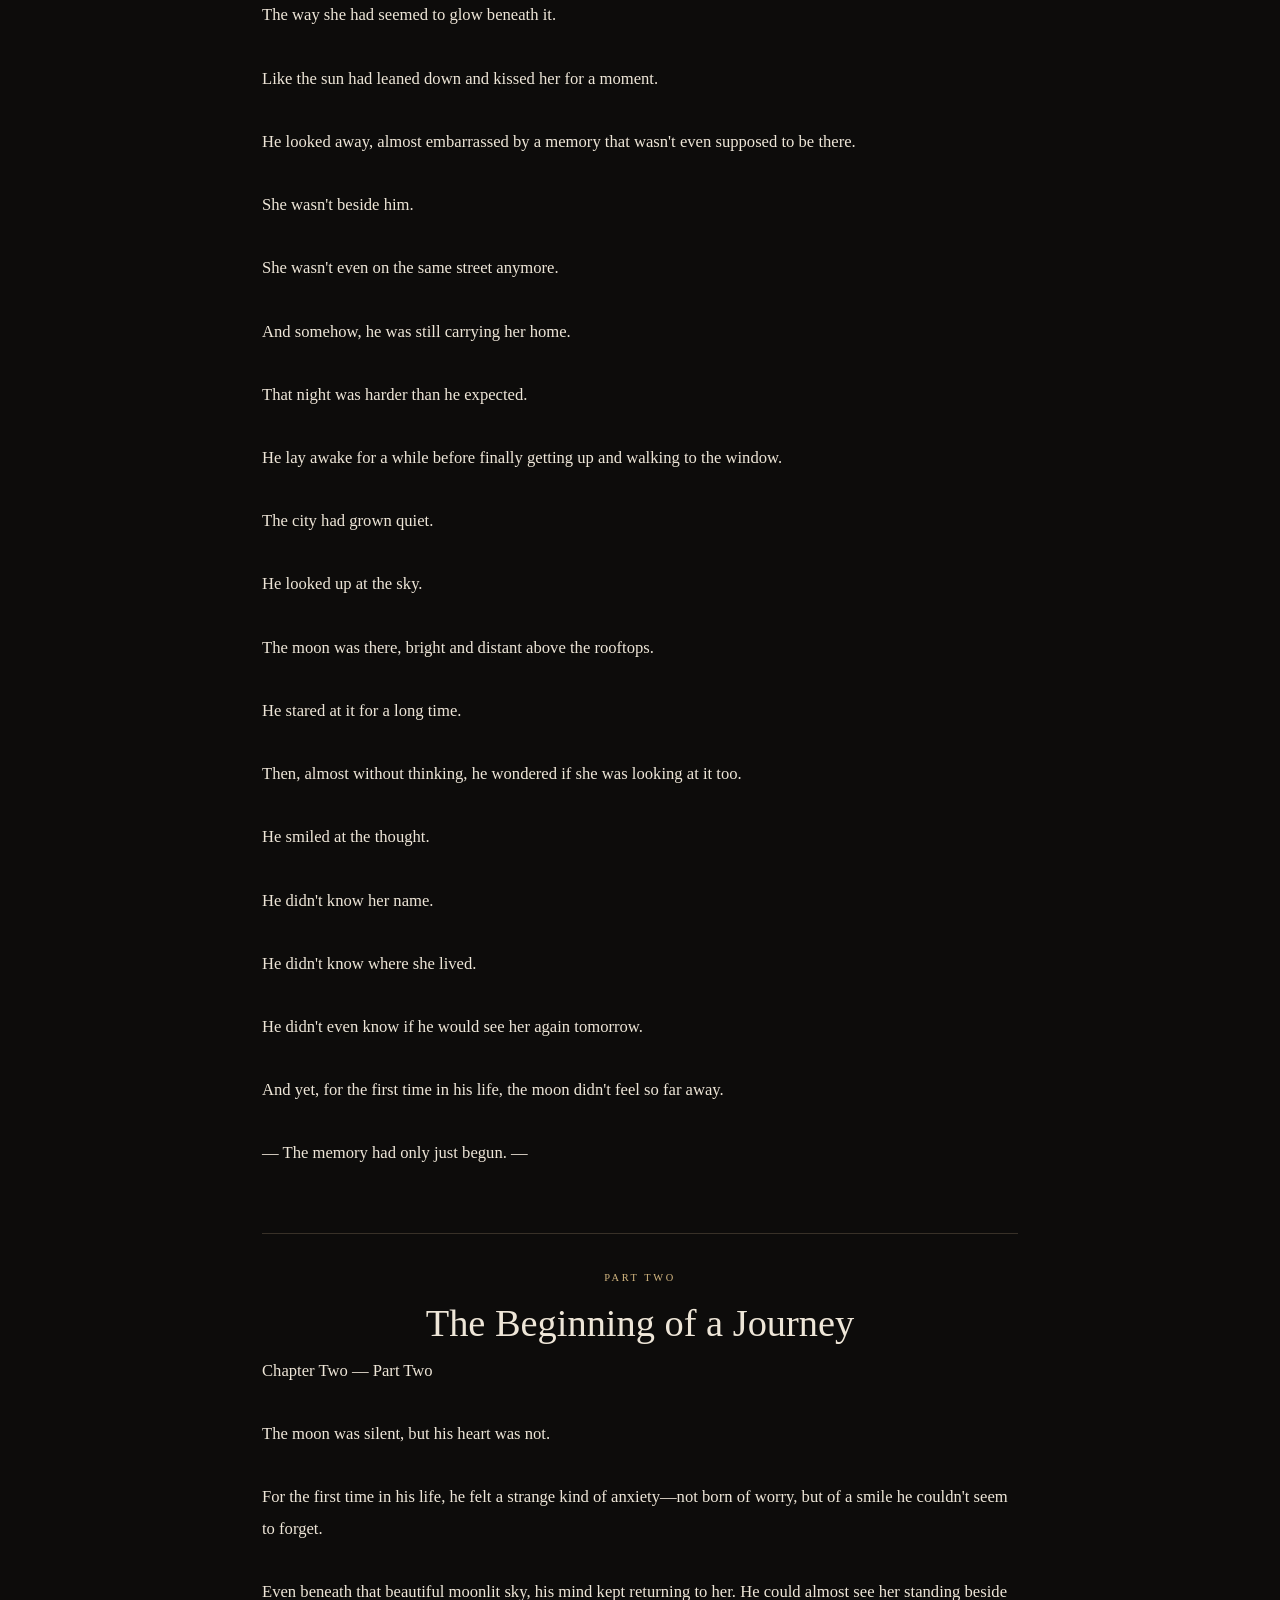
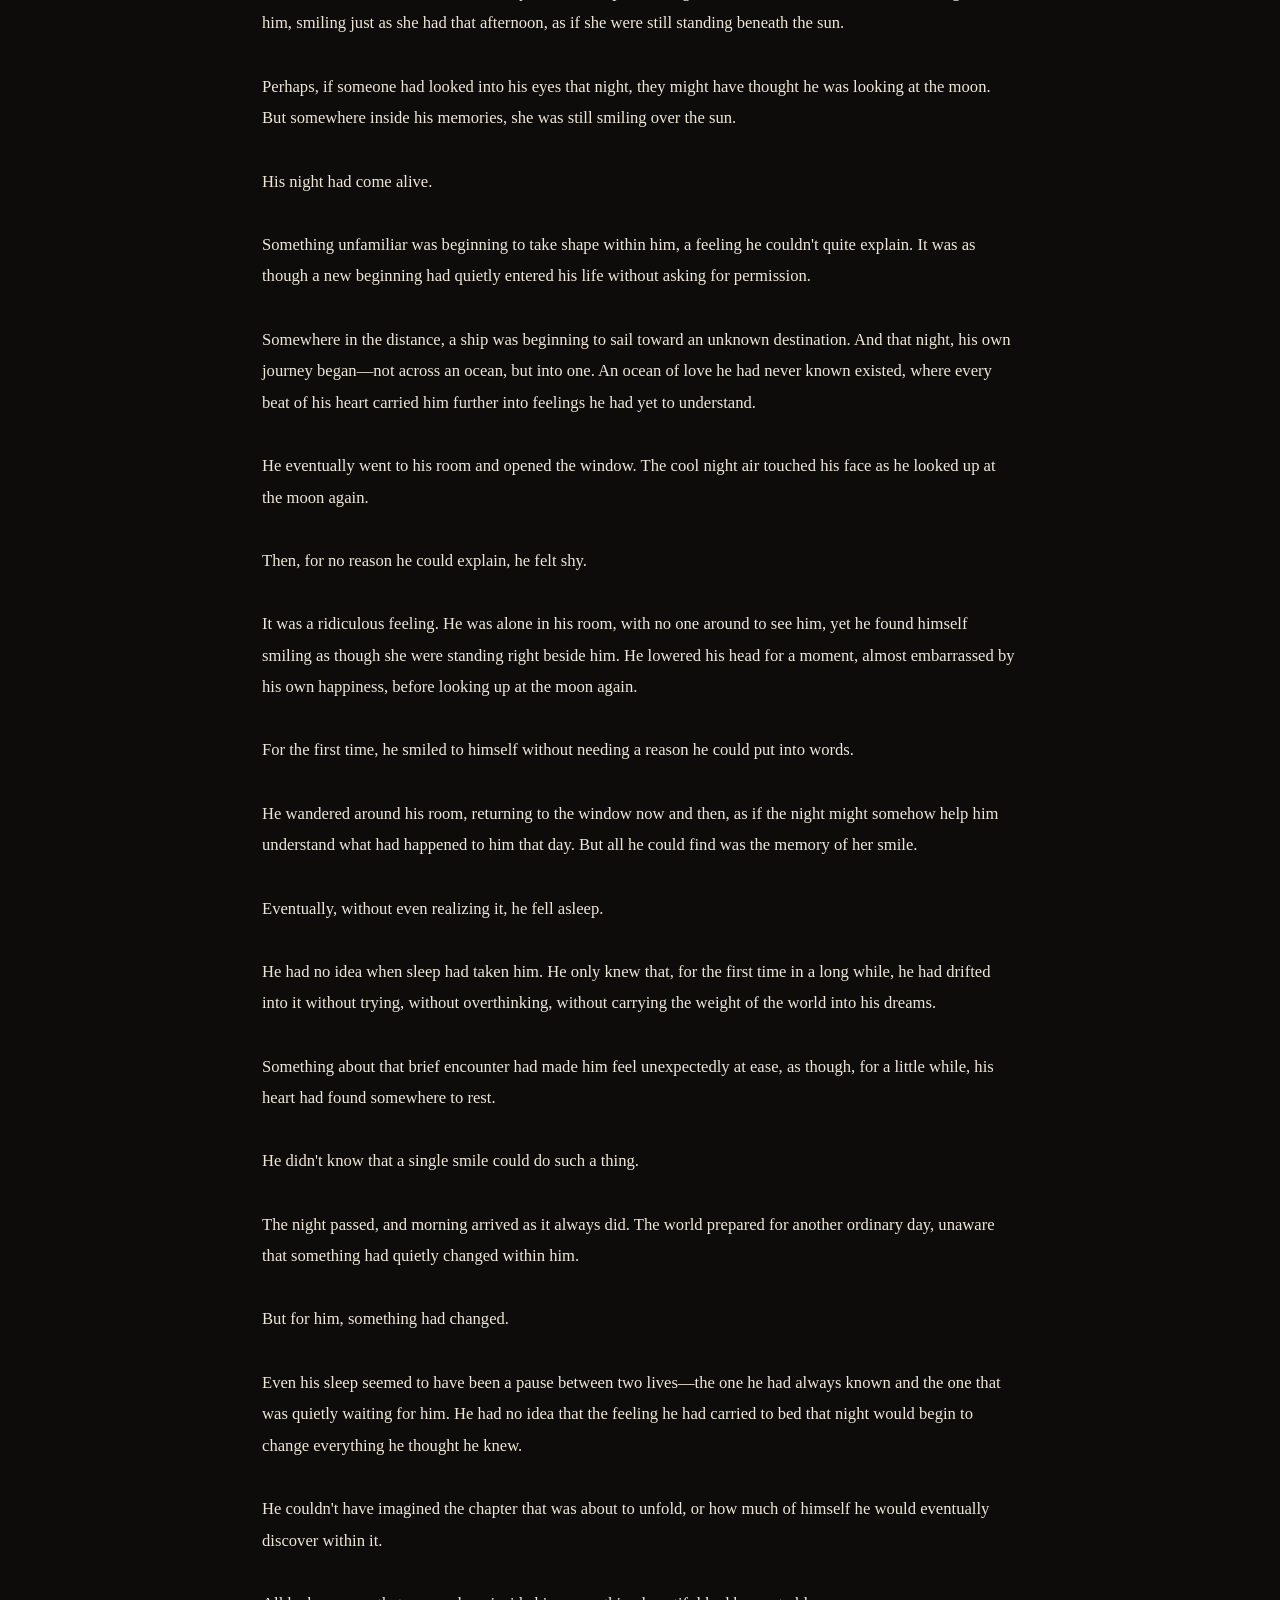
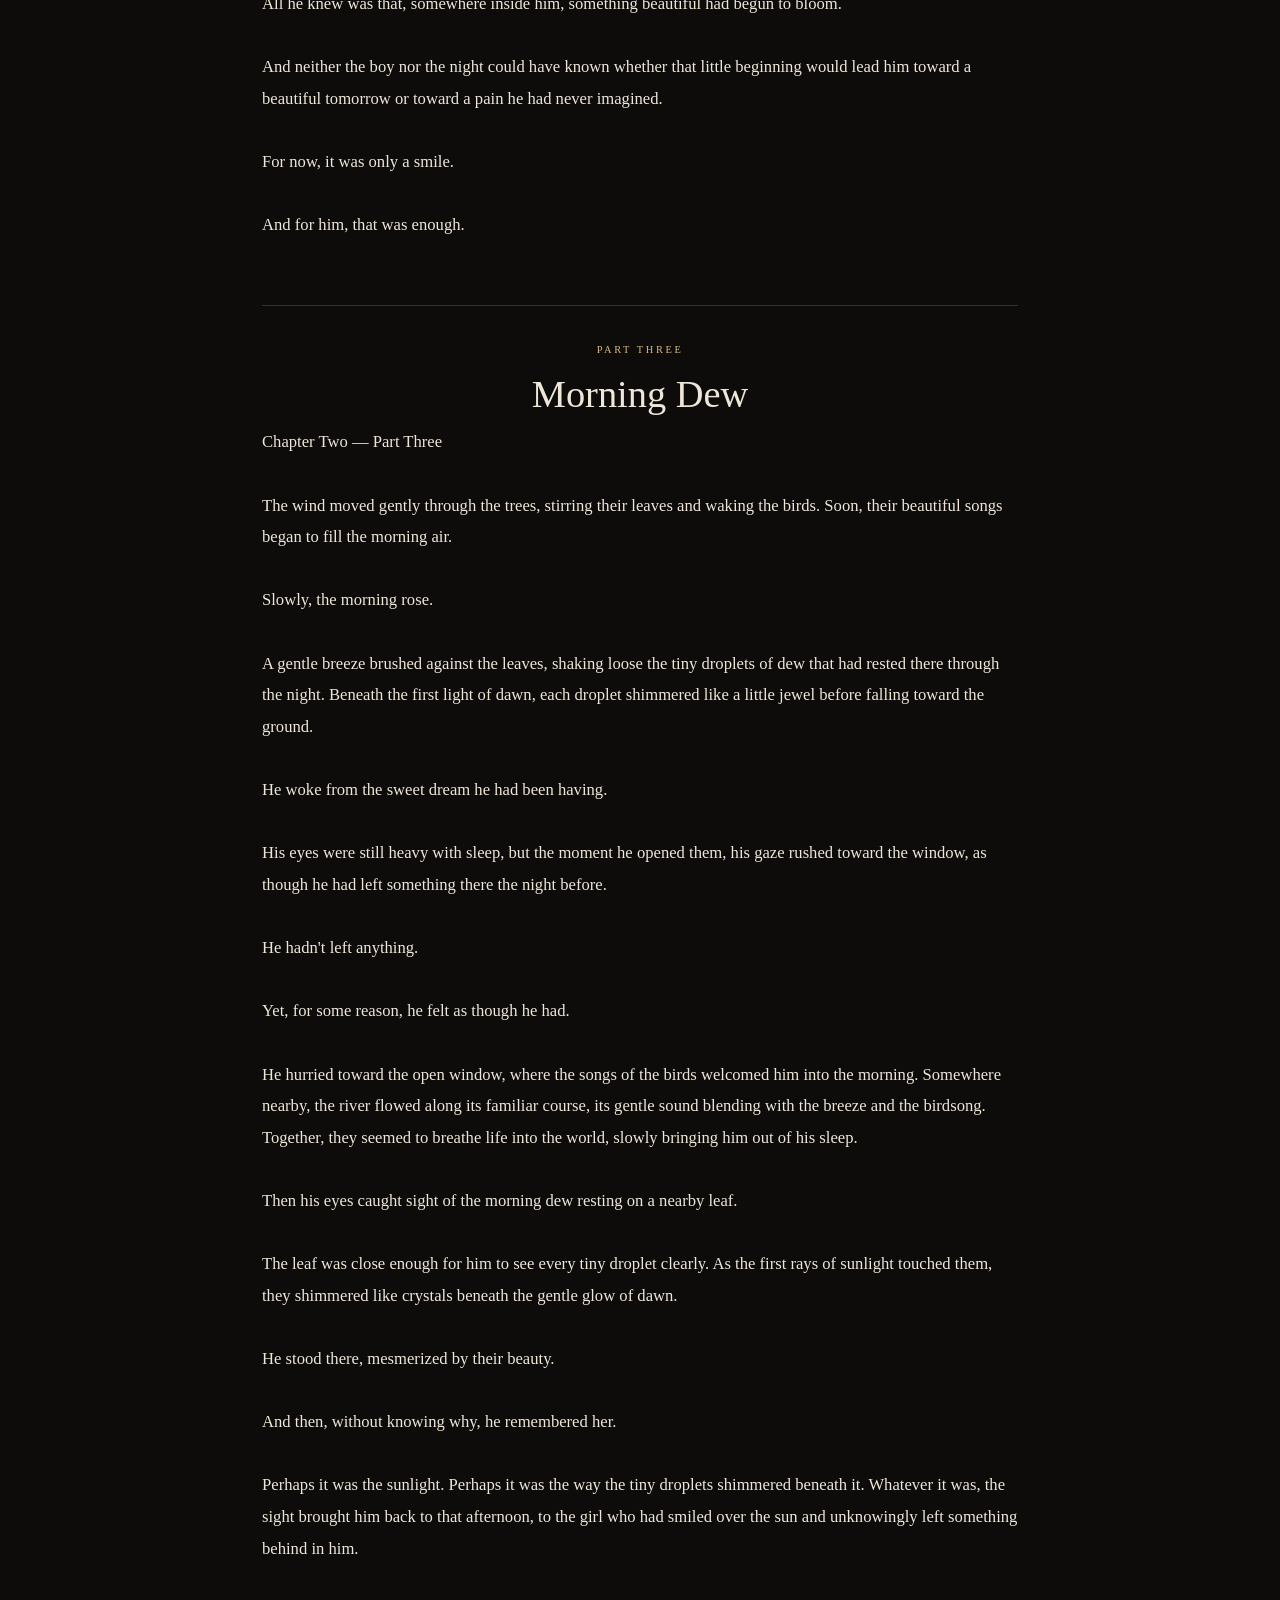
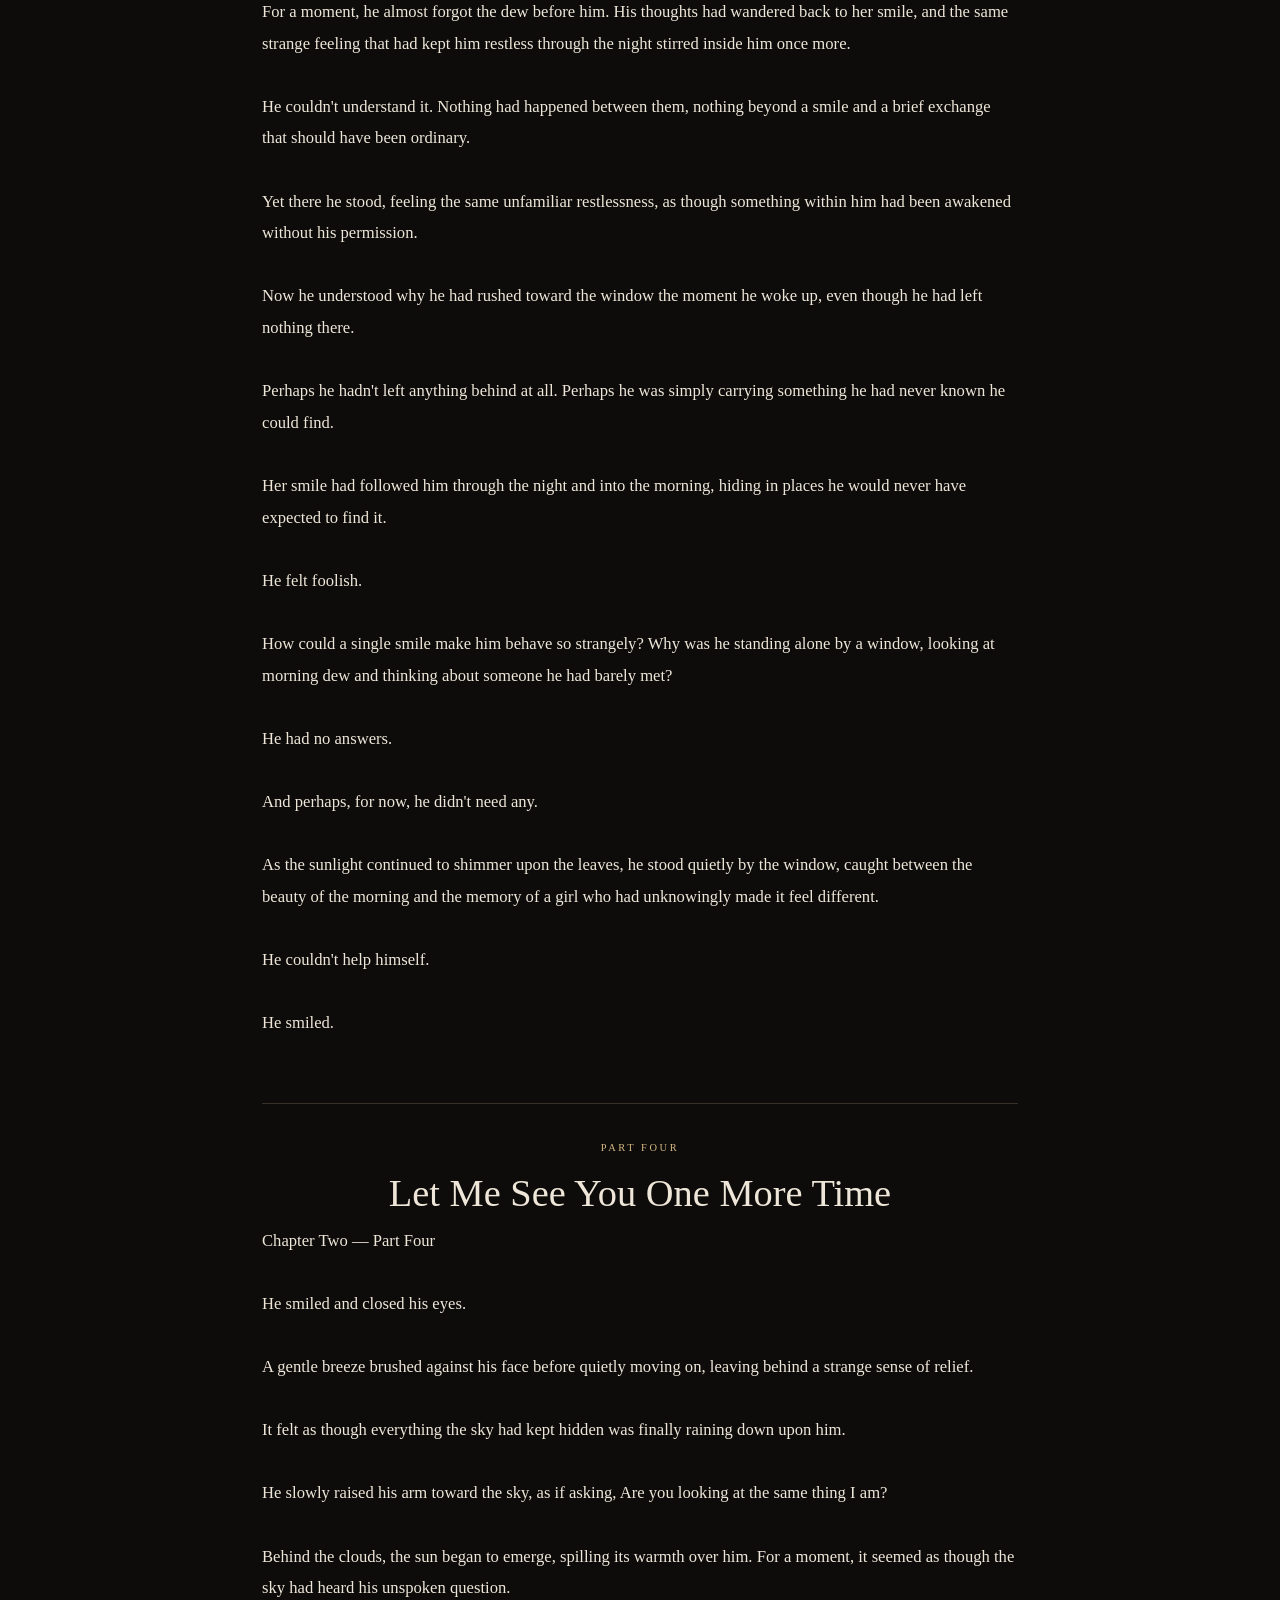
<file: chapter-two.html>
<!doctype html>
<html lang="en">
<head>
<meta charset="utf-8">
<meta name="viewport" content="width=device-width,initial-scale=1">
<title>Chapter Two — The First Memory | Love Chronicles — Flicker of Light</title>
<meta name="description" content="Read Chapter Two of Love Chronicles by Flicker of Light: A Smile Beneath the Sun, The Beginning of a Journey, Morning Dew, and Let Me See You One More Time.">
<meta property="og:type" content="article">
<meta property="og:site_name" content="Flicker of Light">
<meta property="og:title" content="Chapter Two — The First Memory | Flicker of Light">
<meta property="og:description" content="The story continues through a smile, a moonlit night, morning dew, and two paths that almost meet in the rain.">
<meta property="og:url" content="https://flickeroflightforever.github.io/Flicker-of-light-/chapter-two.html">
<style>
:root{color-scheme:dark}*{box-sizing:border-box}body{margin:0;background:#0d0c0b;color:#eee6d8;font-family:Georgia,serif;line-height:1.9}header{padding:20px 6%;border-bottom:1px solid #2c2924;display:flex;justify-content:space-between;align-items:center;gap:18px}.logo{font-size:1rem;letter-spacing:.04em}a{color:#eee6d8;text-decoration:none}nav a{margin-left:22px;font-size:.75rem;letter-spacing:.12em;text-transform:uppercase;color:#aaa197}main{max-width:800px;margin:auto;padding:68px 22px 80px}h1{font-weight:400;font-size:clamp(2.2rem,7vw,4rem);line-height:1.15;text-align:center;margin:.35em 0}.eyebrow{text-align:center;color:#d6b982;letter-spacing:.25em;font-size:.65rem;text-transform:uppercase}.intro{text-align:center;color:#bcb2a4;margin-bottom:2.5rem}.contents{max-width:540px;margin:0 auto 4rem;padding:1.4rem 1.6rem;border:1px solid #383128;background:#12100e}.contents h2{font-size:.75rem;font-weight:400;letter-spacing:.18em;text-transform:uppercase;color:#d6b982;margin:0 0 .6rem}.contents ol{margin:0;padding-left:1.3rem}.contents li{padding:.2rem 0}.contents a:hover{color:#d6b982}.part{padding-top:1.5rem;margin-top:4rem;border-top:1px solid #383128;scroll-margin-top:24px}.part:first-of-type{margin-top:0}.part-title{text-align:center;color:#d6b982;letter-spacing:.08em;font-size:.85rem;margin:.3rem 0 2.5rem}.part h2{text-align:center;font-weight:400;font-size:clamp(1.65rem,5vw,2.4rem);line-height:1.25;margin:.5rem 0}.story{white-space:pre-line;font-size:1.04rem}.back{display:block;text-align:center;margin:3rem auto 0;color:#d6b982;font-size:.85rem;letter-spacing:.08em}footer{text-align:center;border-top:1px solid #2c2924;padding:35px;color:#80786e;font-size:.75rem}footer a{color:#aaa197;margin:0 .5rem}@media(max-width:700px){nav{display:none}main{padding-top:48px}.story{font-size:1rem;line-height:1.85}.contents{padding:1.1rem 1.2rem}}
</style>
</head>
<body>
<header><a class="logo" href="index.html">flicker of light ♡</a><nav aria-label="Main navigation"><a href="index.html">Home</a><a href="stories.html">Stories</a><a href="quotes.html">Quotes</a><a href="about.html">About</a><a href="instagram.html">Instagram</a></nav></header>
<main>
<p class="eyebrow">The Connected Story</p>
<h1>Chapter Two — The First Memory</h1>
<p class="intro">Love Chronicles · A story told one memory at a time</p>
<section class="contents" aria-label="Chapter parts"><h2>In this chapter</h2><ol><li><a href="#part-one">A Smile Beneath the Sun</a></li><li><a href="#part-two">The Beginning of a Journey</a></li><li><a href="#part-three">Morning Dew</a></li><li><a href="#part-four">Let Me See You One More Time</a></li></ol></section>
<section class="part" id="part-one"><p class="eyebrow">Part One</p><h2>A Smile Beneath the Sun</h2><article class="story">Chapter Two — Part One

For a while, he thought the past stayed where he left it.

He had learned not to look back too often. Not because there was nothing there, but because some memories had a way of making the present feel smaller.

That night, he was sitting alone beside a window, watching rain gather on the glass.

There was nothing unusual about the evening.

The room was quiet. A cup of coffee had gone cold beside him. The light above the table had been left on, though he had stopped reading some time ago.

He was simply sitting there, listening to the rain.

Then, somewhere between one drop and the next, he remembered the smell of wet earth.

He closed his eyes.

For a moment, the room disappeared.

He was younger again.

Not by much.

But enough to remember a version of himself who had not yet learned to be careful with hope.

Back then, his days were ordinary.

He woke up, went where he needed to go, came home when the streets began to quiet, and filled the spaces in between with whatever kept his mind occupied.

He had people around him.

He laughed when something was funny. He answered when someone spoke to him. He knew how to sit in a room full of people without looking lonely.

Still, there were evenings when he would walk home alone and wonder what it would feel like to have someone waiting for him.

Not someone who owed him anything.

Not someone who had promised to stay.

Just someone who would notice when he was gone.

It was a small wish.

At least, he thought it was.

He never spoke about it.

Some wishes sound foolish when spoken aloud.

So he kept his to himself and continued living as though he had never made it.

Until one afternoon, on a day he would later remember far more clearly than he had any reason to, he took a different route home.

He didn't know why.

There was no particular reason for it. He simply turned down a street he normally passed without noticing.

The rain had stopped not long before.

Water still rested along the edge of the pavement, reflecting pieces of the grey sky.

He walked slowly, watching his steps.

And then he saw her.

Not in the way stories usually describe such moments.

There was no music.

No sudden feeling that the world had stopped.

He almost walked past her.

She was standing a little distance away, looking at something across the street, completely unaware that anyone was watching her.

For a few seconds, he simply stood there.

Then she looked up.

Their eyes met.

Only for a moment.

She smiled.

It was small. Almost absent-minded.

And then she looked away.

He kept walking.

That should have been the end of it.

At the time, neither of them knew that it wasn't.

He reached the end of the street before he realized he was smiling.

He looked down at himself, almost embarrassed by it.

There was nothing to smile about.

He didn't know her.

Didn't know her name.

Didn't know where she lived, where she was going, or whether he would ever see her again.

Yet somehow, the walk home felt different.

Years later, he would wonder if that was how it began.

Not with love.

Not even with hope.

Just with a smile from a stranger on a wet afternoon—

and a man who had no idea how much of his life had just passed him on the street.

The following morning, he went about his day as usual.

At least, that was what he told himself.

Nothing had changed.

The same streets. The same morning noise. The same small routines he had never thought twice about.

And yet, somewhere between getting dressed and stepping out into the morning, he remembered her smile.

He couldn't explain why.

He had seen it for barely a second.

Still, it had stayed.

He tried not to make anything of it. There was nothing to make of.

She was a stranger.

He didn't even know if he would see her again.

So he let the thought go and continued with his day.

Until later that afternoon, when he found himself standing at the same corner again.

He hadn't planned to take that road.

At least, that's what he told himself.

He had almost reached the corner when a voice called from somewhere behind him.

Something inside him made him stop.

It was strange.

He had never heard that voice before, yet for some reason, it felt as though some quiet part of him had been waiting for it.

He turned.

She was there.

She was talking with a friend, standing where a narrow piece of sunlight had slipped between the buildings and found her.

The light touched only a small part of her, almost as if the sun had chosen that one place to rest.

For a moment, she seemed to glow.

Like a kiss from the sun.

He stood there longer than he meant to.

Then she looked up.

Their eyes met.

The second time.

But somehow, it didn't feel like the first.

Maybe because yesterday she had only been a stranger who smiled at him.

Today, there was something familiar in that smile.

She smiled again.

And without thinking, he smiled back.

Neither of them said anything.

They didn't need to.

For that brief moment, with the sunlight resting against her and the rest of the world moving around them, he simply stood there and looked at her.

He didn't know it yet, but that was the moment the stranger from yesterday began becoming someone his memory would refuse to forget.

He wasn't sure why he did it.

Maybe because he had seen her yesterday. Maybe because he had seen her again today. Maybe he simply wanted to know what would happen if, for once, he stopped pretending he hadn't noticed her.

So he lifted his hand.

“Hi.”

She looked at him for a moment, then raised her hand and waved back.

She was still surrounded by her friends, still caught in whatever conversation they were having, yet somehow that small wave felt like it had been meant for him alone.

It was such a small thing.

Barely anything.

Yet he watched it the way morning light catches a single drop of dew on a leaf—small enough to disappear without anyone noticing, but bright enough to make you stop and look.

He smiled.

He still didn't know her name.

But somehow, that little wave stayed with him long after he had walked away.

She had already turned back to her friend, continuing their conversation as though nothing had happened.

He wanted to say something more.

Maybe he could have.

But he didn't.

A simple wave was all he had managed.

He walked away smiling to himself, almost embarrassed, as though he had just done something funny.

Yet he was happy.

He didn't know why.

Nothing had really happened.

He had only said hello.

She had only waved back.

And still, somewhere inside him, something felt different.

Before he reached home, he passed a couple standing by the side of the street, talking quietly to each other.

He glanced at them and suddenly felt strangely shy.

He didn't know why.

Maybe it was the way they stood together. Maybe it was simply seeing two people who had somewhere to be with each other.

Whatever it was, his mind betrayed him.

For a moment, he wasn't looking at them anymore.

He was looking at her.

That same face.

That small piece of sunlight resting against her skin.

The way she had seemed to glow beneath it.

Like the sun had leaned down and kissed her for a moment.

He looked away, almost embarrassed by a memory that wasn't even supposed to be there.

She wasn't beside him.

She wasn't even on the same street anymore.

And somehow, he was still carrying her home.

That night was harder than he expected.

He lay awake for a while before finally getting up and walking to the window.

The city had grown quiet.

He looked up at the sky.

The moon was there, bright and distant above the rooftops.

He stared at it for a long time.

Then, almost without thinking, he wondered if she was looking at it too.

He smiled at the thought.

He didn't know her name.

He didn't know where she lived.

He didn't even know if he would see her again tomorrow.

And yet, for the first time in his life, the moon didn't feel so far away.

— The memory had only just begun. —</article></section>
<section class="part" id="part-two"><p class="eyebrow">Part Two</p><h2>The Beginning of a Journey</h2><article class="story">Chapter Two — Part Two

The moon was silent, but his heart was not.

For the first time in his life, he felt a strange kind of anxiety—not born of worry, but of a smile he couldn't seem to forget.

Even beneath that beautiful moonlit sky, his mind kept returning to her. He could almost see her standing beside him, smiling just as she had that afternoon, as if she were still standing beneath the sun.

Perhaps, if someone had looked into his eyes that night, they might have thought he was looking at the moon. But somewhere inside his memories, she was still smiling over the sun.

His night had come alive.

Something unfamiliar was beginning to take shape within him, a feeling he couldn't quite explain. It was as though a new beginning had quietly entered his life without asking for permission.

Somewhere in the distance, a ship was beginning to sail toward an unknown destination. And that night, his own journey began—not across an ocean, but into one. An ocean of love he had never known existed, where every beat of his heart carried him further into feelings he had yet to understand.

He eventually went to his room and opened the window. The cool night air touched his face as he looked up at the moon again.

Then, for no reason he could explain, he felt shy.

It was a ridiculous feeling. He was alone in his room, with no one around to see him, yet he found himself smiling as though she were standing right beside him. He lowered his head for a moment, almost embarrassed by his own happiness, before looking up at the moon again.

For the first time, he smiled to himself without needing a reason he could put into words.

He wandered around his room, returning to the window now and then, as if the night might somehow help him understand what had happened to him that day. But all he could find was the memory of her smile.

Eventually, without even realizing it, he fell asleep.

He had no idea when sleep had taken him. He only knew that, for the first time in a long while, he had drifted into it without trying, without overthinking, without carrying the weight of the world into his dreams.

Something about that brief encounter had made him feel unexpectedly at ease, as though, for a little while, his heart had found somewhere to rest.

He didn't know that a single smile could do such a thing.

The night passed, and morning arrived as it always did. The world prepared for another ordinary day, unaware that something had quietly changed within him.

But for him, something had changed.

Even his sleep seemed to have been a pause between two lives—the one he had always known and the one that was quietly waiting for him. He had no idea that the feeling he had carried to bed that night would begin to change everything he thought he knew.

He couldn't have imagined the chapter that was about to unfold, or how much of himself he would eventually discover within it.

All he knew was that, somewhere inside him, something beautiful had begun to bloom.

And neither the boy nor the night could have known whether that little beginning would lead him toward a beautiful tomorrow or toward a pain he had never imagined.

For now, it was only a smile.

And for him, that was enough.</article></section>
<section class="part" id="part-three"><p class="eyebrow">Part Three</p><h2>Morning Dew</h2><article class="story">Chapter Two — Part Three

The wind moved gently through the trees, stirring their leaves and waking the birds. Soon, their beautiful songs began to fill the morning air.

Slowly, the morning rose.

A gentle breeze brushed against the leaves, shaking loose the tiny droplets of dew that had rested there through the night. Beneath the first light of dawn, each droplet shimmered like a little jewel before falling toward the ground.

He woke from the sweet dream he had been having.

His eyes were still heavy with sleep, but the moment he opened them, his gaze rushed toward the window, as though he had left something there the night before.

He hadn't left anything.

Yet, for some reason, he felt as though he had.

He hurried toward the open window, where the songs of the birds welcomed him into the morning. Somewhere nearby, the river flowed along its familiar course, its gentle sound blending with the breeze and the birdsong. Together, they seemed to breathe life into the world, slowly bringing him out of his sleep.

Then his eyes caught sight of the morning dew resting on a nearby leaf.

The leaf was close enough for him to see every tiny droplet clearly. As the first rays of sunlight touched them, they shimmered like crystals beneath the gentle glow of dawn.

He stood there, mesmerized by their beauty.

And then, without knowing why, he remembered her.

Perhaps it was the sunlight. Perhaps it was the way the tiny droplets shimmered beneath it. Whatever it was, the sight brought him back to that afternoon, to the girl who had smiled over the sun and unknowingly left something behind in him.

For a moment, he almost forgot the dew before him. His thoughts had wandered back to her smile, and the same strange feeling that had kept him restless through the night stirred inside him once more.

He couldn't understand it. Nothing had happened between them, nothing beyond a smile and a brief exchange that should have been ordinary.

Yet there he stood, feeling the same unfamiliar restlessness, as though something within him had been awakened without his permission.

Now he understood why he had rushed toward the window the moment he woke up, even though he had left nothing there.

Perhaps he hadn't left anything behind at all. Perhaps he was simply carrying something he had never known he could find.

Her smile had followed him through the night and into the morning, hiding in places he would never have expected to find it.

He felt foolish.

How could a single smile make him behave so strangely? Why was he standing alone by a window, looking at morning dew and thinking about someone he had barely met?

He had no answers.

And perhaps, for now, he didn't need any.

As the sunlight continued to shimmer upon the leaves, he stood quietly by the window, caught between the beauty of the morning and the memory of a girl who had unknowingly made it feel different.

He couldn't help himself.

He smiled.</article></section>
<section class="part" id="part-four"><p class="eyebrow">Part Four</p><h2>Let Me See You One More Time</h2><article class="story">Chapter Two — Part Four

He smiled and closed his eyes.

A gentle breeze brushed against his face before quietly moving on, leaving behind a strange sense of relief.

It felt as though everything the sky had kept hidden was finally raining down upon him.

He slowly raised his arm toward the sky, as if asking, Are you looking at the same thing I am?

Behind the clouds, the sun began to emerge, spilling its warmth over him. For a moment, it seemed as though the sky had heard his unspoken question.

I'm here, it seemed to say. And I have a story to tell you—a story that will last longer than the world itself.

Perhaps it was only his imagination. Perhaps the sky had said nothing at all. But inside his mind, a story was already beginning to unfold, and he was too lost in it to notice anything else.

Not even the fact that he was supposed to be at school.

The memories of the previous night had followed him into the morning, filling his thoughts until he forgot the time, his plans, and the world waiting beyond his imagination.

Yet somehow, his feet remembered the way.

Once again, they carried him down the same road.

He walked along it, turned back, and wandered as though he had lost something there. Perhaps he had. Only he didn't know what it was, or how to search for something he couldn't even name.

Somehow, the road had become familiar to him, a place he found himself returning to without quite knowing why.

But life had other plans.

As the boy wandered along the road, one of his teachers happened to be walking to school along the same path. Recognizing him, the teacher stopped and asked what he was doing there.

The boy had no easy explanation. Before he could find one, the teacher asked him to come along.

And so, reluctantly, he left the road behind, walking beside the very person who had unknowingly interrupted his little search.

Or at least, that was what he thought.

---

The girl returned to the place where their eyes had first met.

She told herself she would stay for only a little while. Perhaps he would pass by again. Perhaps he wouldn't. Either way, she would soon have to leave.

The road carried on with its ordinary life. People came and went, strangers passed one another, and the morning slowly moved toward afternoon.

Different faces passed before her, each carrying a story of their own, each moving along with the rhythm of life.

And somewhere among them, she was searching for one particular face.

She knew nothing about him, not even his name. He was just another stranger passing through the world, like all the others.

Yet she kept wondering whether she would see that smile again.

Had he smiled because he liked her? Or had she done something that made him smile?

She didn't know. Perhaps that was what made her so curious.

After a while, she decided she had waited long enough. But as she began to walk away, she found herself looking back at the road.

There was no reason to stay. She didn't know his name, where he lived, or whether he even remembered her. They had shared nothing more than a brief moment and a smile.

Still, she couldn't quite bring herself to leave.

Just a little longer, she told herself.

---

Back at school, the boy tried to return to the world he was supposed to belong to.

The lessons continued, voices filled the classroom, and the hours moved forward. Yet his thoughts kept drifting back to the same memory.

A smile. A wave. A face he barely knew.

They hadn't even introduced themselves. He knew nothing about her. There was no name to remember, no promise to keep, no reason to believe he would ever see her again.

Still, he kept wondering what might happen if he did.

Would she smile at him?

Would she wave?

He didn't know why those little things mattered so much. He only knew that he wanted to experience them once more.

As the morning slipped into afternoon, the classroom began to feel distant. Then the rain started tapping against the window.

He glanced outside.

Perhaps she would be there today.

He had no reason to believe she would return. She didn't know him any more than he knew her.

But the possibility was enough.

Before he could talk himself out of it, he slipped away from class and hurried outside.

He simply wanted to see her one more time.

---

By the time the afternoon had begun to fade, the girl was still there.

The hours had passed almost unnoticed. The faces had changed, the road had grown quieter, and the morning she had arrived in was now only a distant memory.

She glanced down the road once more.

Perhaps he wouldn't come. Perhaps she had mistaken a simple smile for something worth waiting for.

The thought made her smile faintly at herself.

Still, she wasn't quite ready to leave.

The first drops of rain touched her skin.

She looked up at the sky. The road had begun to empty, and the rain was growing heavier, darkening the ground beneath her feet.

At last, she lowered her gaze and started walking away.

She had barely gone a few steps when a familiar voice called from behind.

‘There you are! I've been looking everywhere for you.’

It was her friend.

‘Come on,’ her friend said, glancing at the darkening sky. ‘Let's go home before this rain gets any worse.’

The girl nodded, but before following, she looked back at the road one last time.

The road was empty. There was no sign of him.

She turned away, and the two began walking home.

---

The boy hurried down the familiar road, his eyes searching the places where he imagined he might see her.

The rain fell harder, blurring the world around him. He barely noticed. His thoughts were already somewhere ahead, caught between hope and a thousand little questions he couldn't answer.

Then his foot slipped.

He lost his balance, reaching out instinctively to catch himself, but there was nothing to hold on to. Before he could recover, he hit the wet road hard.

Pain rushed through him.

Someone shouted. Footsteps hurried toward him. A stranger knelt beside him while another called for an ambulance.

Yet the boy barely seemed to notice the commotion around him. His eyes remained open, fixed on the grey sky above.

Rain slipped across his face, tracing the paths where tears might have fallen. But he wasn't crying. Perhaps the pain was there, but his thoughts were still somewhere else, searching for something he hadn't found.

He had come so close to something he couldn't even name.

Looking up at the grey sky, he couldn't help but wonder why things never seemed to happen the way he wished.

Why was something that had brought him so much happiness suddenly so far beyond his reach?

He wanted to ask the sky, but no words came.

Only the rain answered, falling quietly against his skin.

---

The girl and her friend had barely begun walking when a distant siren cut through the sound of the rain.

An ambulance.

The girl slowed and looked toward the sound.

‘What happened?’ she asked.

‘How would I know?’ her friend replied. ‘Come on. We should go home.’

But the siren held her attention. She couldn't explain why, only that something inside her urged her to see where it was going.

‘Can we take the other road?’ she asked.

Her friend stared at her. ‘That's the longer way.’

‘Please?’

Her friend studied her face for a moment, then sighed.

‘All right. But we're going straight home afterward.’

They turned toward the siren.

By the time they reached the road, a small crowd had gathered around an injured boy. Paramedics knelt beside him, working quickly while rain poured over the scene.

People stood close together, blocking the view. The girl slowed as she passed, searching through the crowd, but the rain and the shifting figures kept the scene beyond her clear view.

For a moment, she lingered.

Then her friend gently tugged her arm.

‘Come on.’

She hesitated before following.

Behind them, the paramedics continued their work.

Then they carefully lifted the boy onto a stretcher and carried him toward the ambulance.

The sky slipped from his view. For one last moment, a narrow strip of grey remained above him.

Then the doors closed.

The rain was shut out. The road disappeared. The world beyond the ambulance became a distant blur.

---

Through the rain, their paths crossed without them knowing.

They came so close, close enough to touch, yet still remained apart.

The rain saw how close they were, but their eyes never met.

And the rain continued to fall.</article></section>
<a class="back" href="stories.html">← Back to Stories</a>
</main>
<footer>Some stories are meant to linger.<br><br><a href="index.html">Home</a> · <a href="stories.html">Stories</a> · <a href="quotes.html">Quotes</a><br><br>© Flicker of Light</footer>
</body>
</html>
</file>
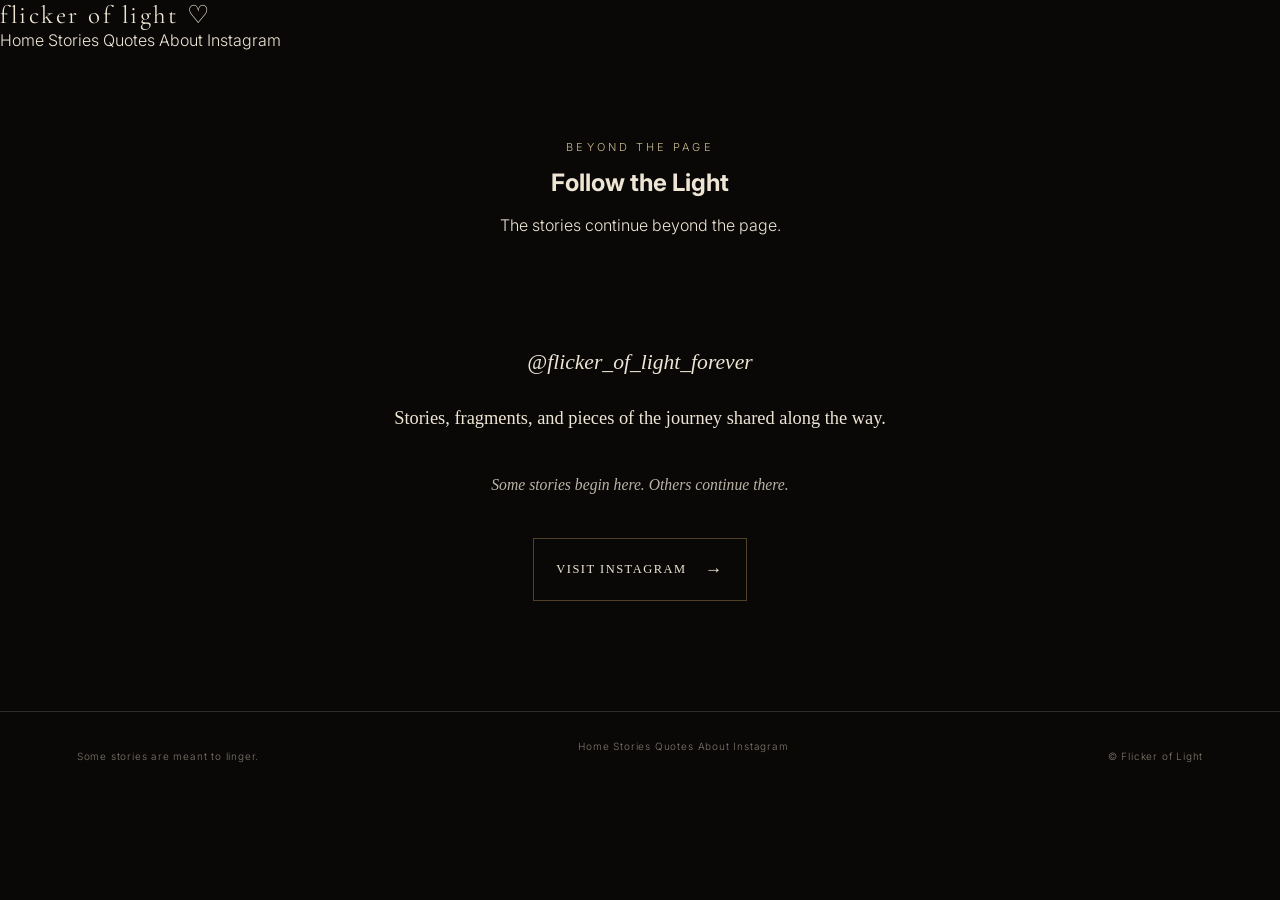
<file: instagram.html>
<!DOCTYPE html>
<html lang="en">
<head>
<meta charset="UTF-8">
  <link rel="icon" href="favicon.svg" type="image/svg+xml">
  <meta name="theme-color" content="#0b0908">
<meta name="description" content="Follow Flicker of Light on Instagram for stories, fragments, and pieces of the journey.">
  <meta name="theme-color" content="#0b0908">
  <meta name="viewport" content="width=device-width, initial-scale=1.0">
<title>Flicker of Light — Instagram</title>
<link rel="stylesheet" href="style.css">

  <!-- Social sharing preview -->
  <meta property="og:type" content="website">
  <meta property="og:site_name" content="Flicker of Light">
  <meta property="og:title" content="Follow the Light — Flicker of Light">
  <meta property="og:description" content="The stories continue beyond the page. Follow Flicker of Light on Instagram.">
  <meta property="og:url" content="https://flickeroflightforever.github.io/Flicker-of-light-/instagram.html">
  <meta property="og:image" content="https://flickeroflightforever.github.io/Flicker-of-light-/homepage-hero-art.jpg">
  <meta name="twitter:card" content="summary_large_image">
  <meta name="twitter:title" content="Follow the Light — Flicker of Light">
  <meta name="twitter:description" content="The stories continue beyond the page. Follow Flicker of Light on Instagram.">
  <meta name="twitter:image" content="https://flickeroflightforever.github.io/Flicker-of-light-/homepage-hero-art.jpg">

</head>
<body>
<header class="site-header">
  <a class="logo" href="index.html">flicker of light ♡</a>
  <button class="menu-toggle" type="button" aria-label="Open navigation" aria-expanded="false">☰</button>
  <nav class="site-nav" aria-label="Main navigation">
    <a href="index.html">Home</a>
    <a href="stories.html">Stories</a>
    <a href="quotes.html">Quotes</a>
    <a href="about.html">About</a>
    <a class="active" href="instagram.html">Instagram</a>
  </nav>
</header>

<main>
  <section class="page-intro instagram-intro">
    <p class="eyebrow">BEYOND THE PAGE</p>
    <h1>Follow the Light</h1>
    <p>The stories continue beyond the page.</p>
  </section>

  <section class="instagram-copy">
    <p class="instagram-handle">@flicker_of_light_forever</p>
    <p>Stories, fragments, and pieces of the journey shared along the way.</p>

    <p class="instagram-bridge">Some stories begin here. Others continue there.</p>

    <a class="instagram-button" href="https://www.instagram.com/flicker_of_light_forever/" target="_blank" rel="noopener noreferrer">
      Visit Instagram <span>→</span>
    </a>
  </section>
</main>

<footer>
  <p>Some stories are meant to linger.</p>
  <nav class="footer-nav" aria-label="Footer navigation">
    <a href="index.html">Home</a>
    <a href="stories.html">Stories</a>
    <a href="quotes.html">Quotes</a>
    <a href="about.html">About</a>
    <a href="instagram.html">Instagram</a>
  </nav>
  <p>© Flicker of Light</p>
</footer>

<script>
(function () {
  const button = document.querySelector('.menu-toggle');
  const nav = document.querySelector('.site-nav');
  if (!button || !nav) return;
  button.addEventListener('click', function () {
    const open = nav.classList.toggle('open');
    button.setAttribute('aria-expanded', open ? 'true' : 'false');
    button.setAttribute('aria-label', open ? 'Close navigation' : 'Open navigation');
  });
})();
</script>
</body>
</html>
</file>
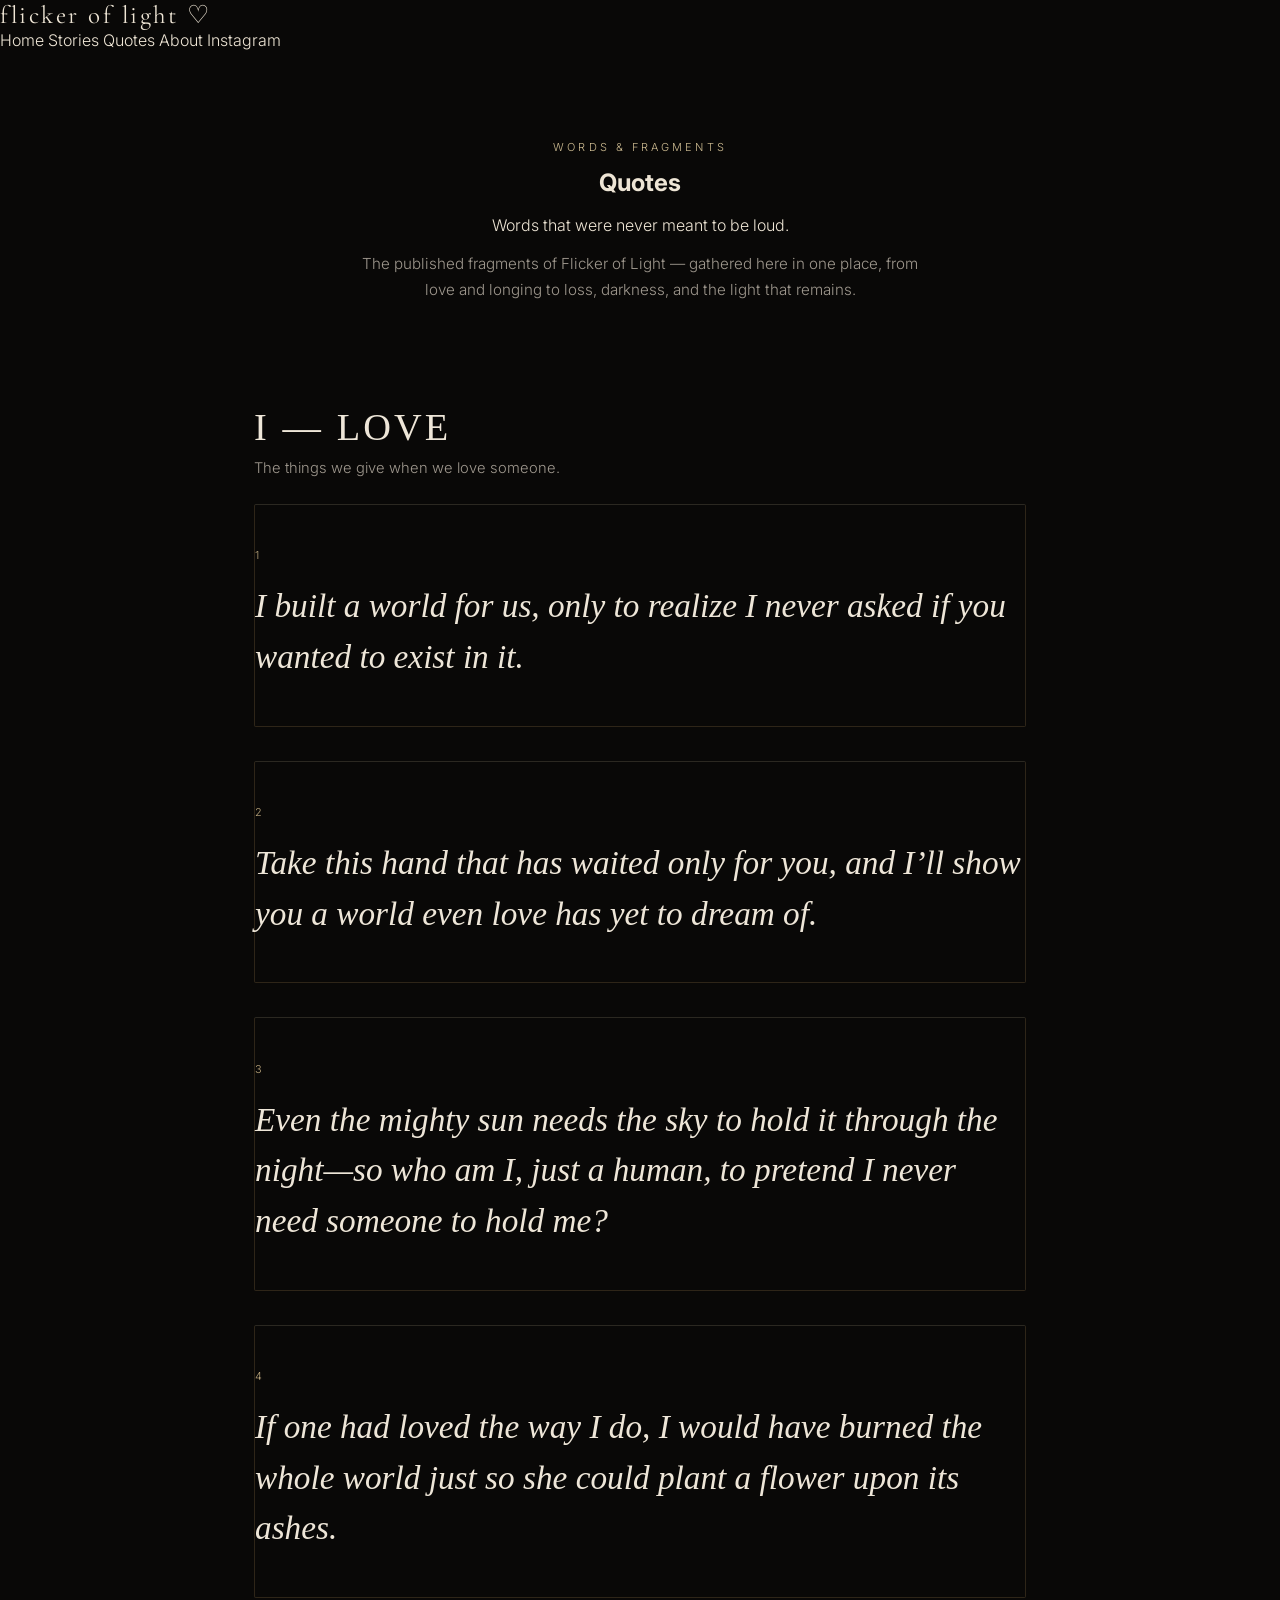
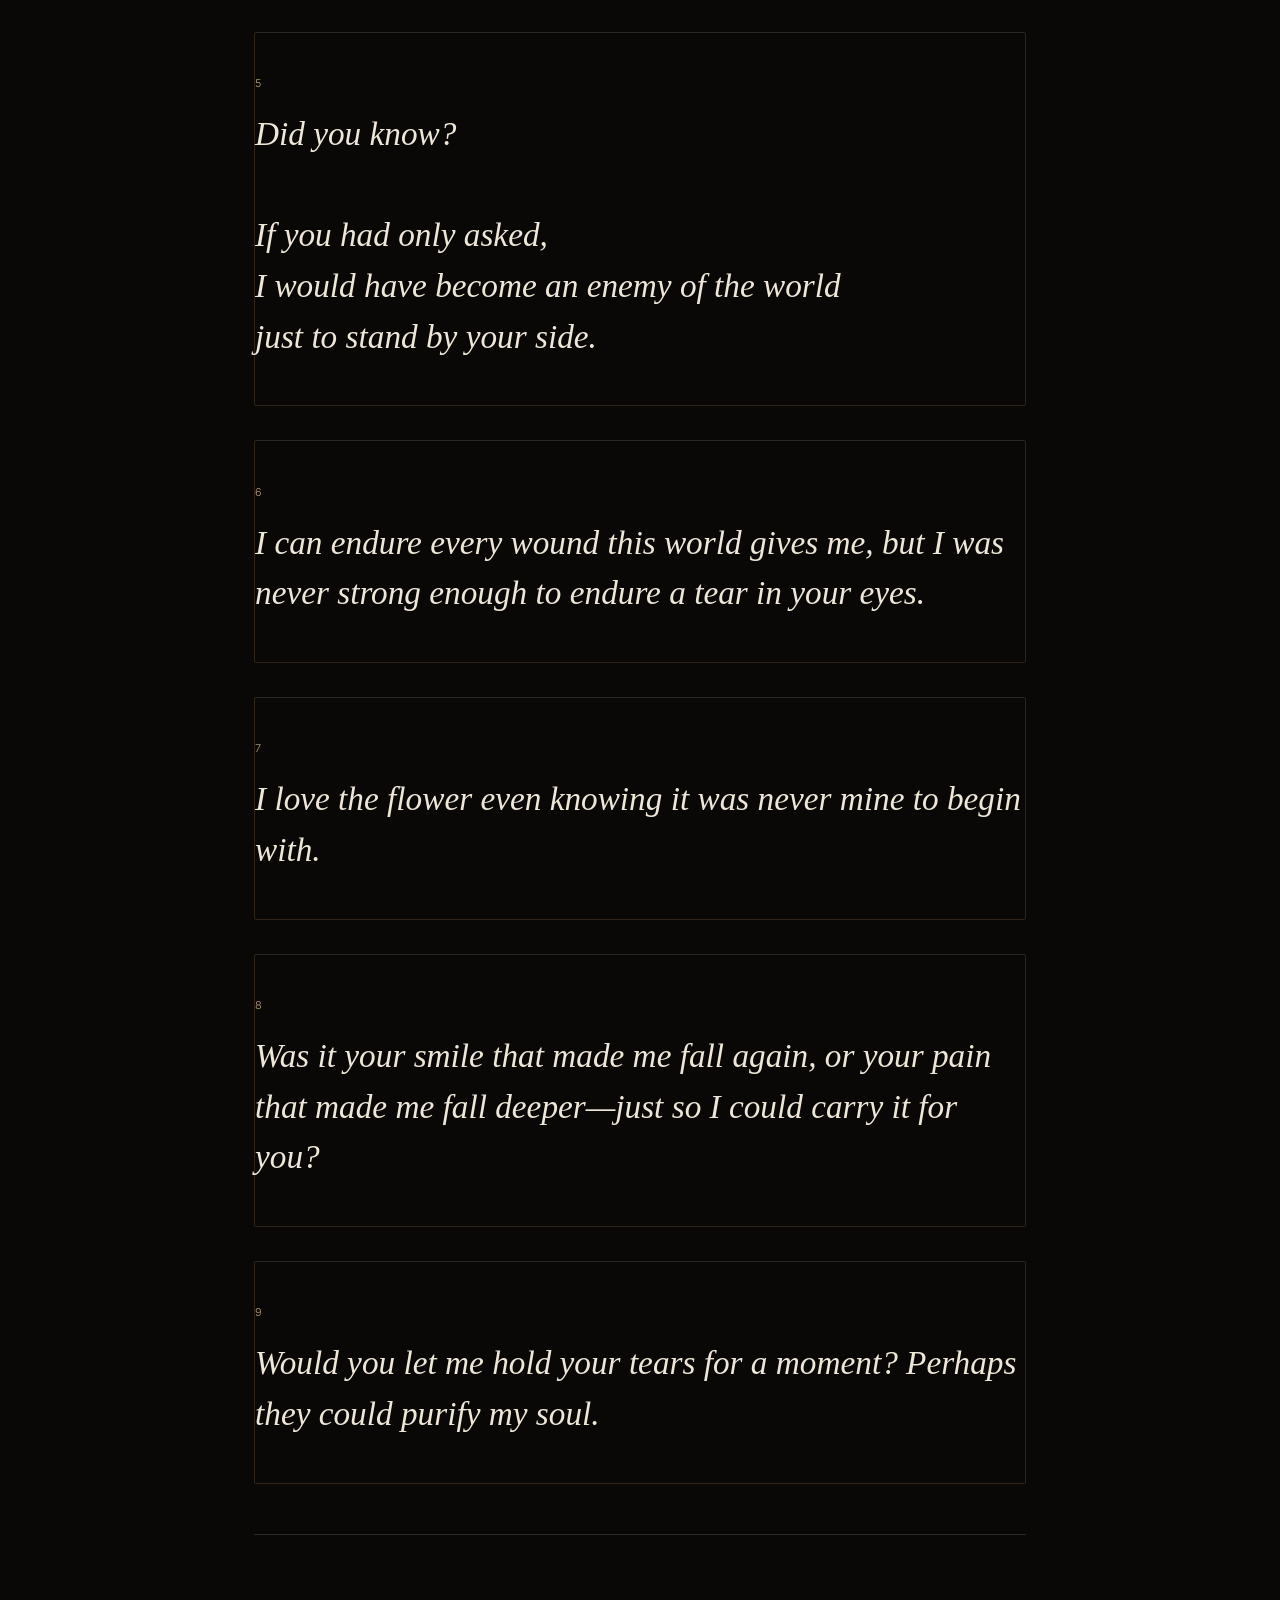
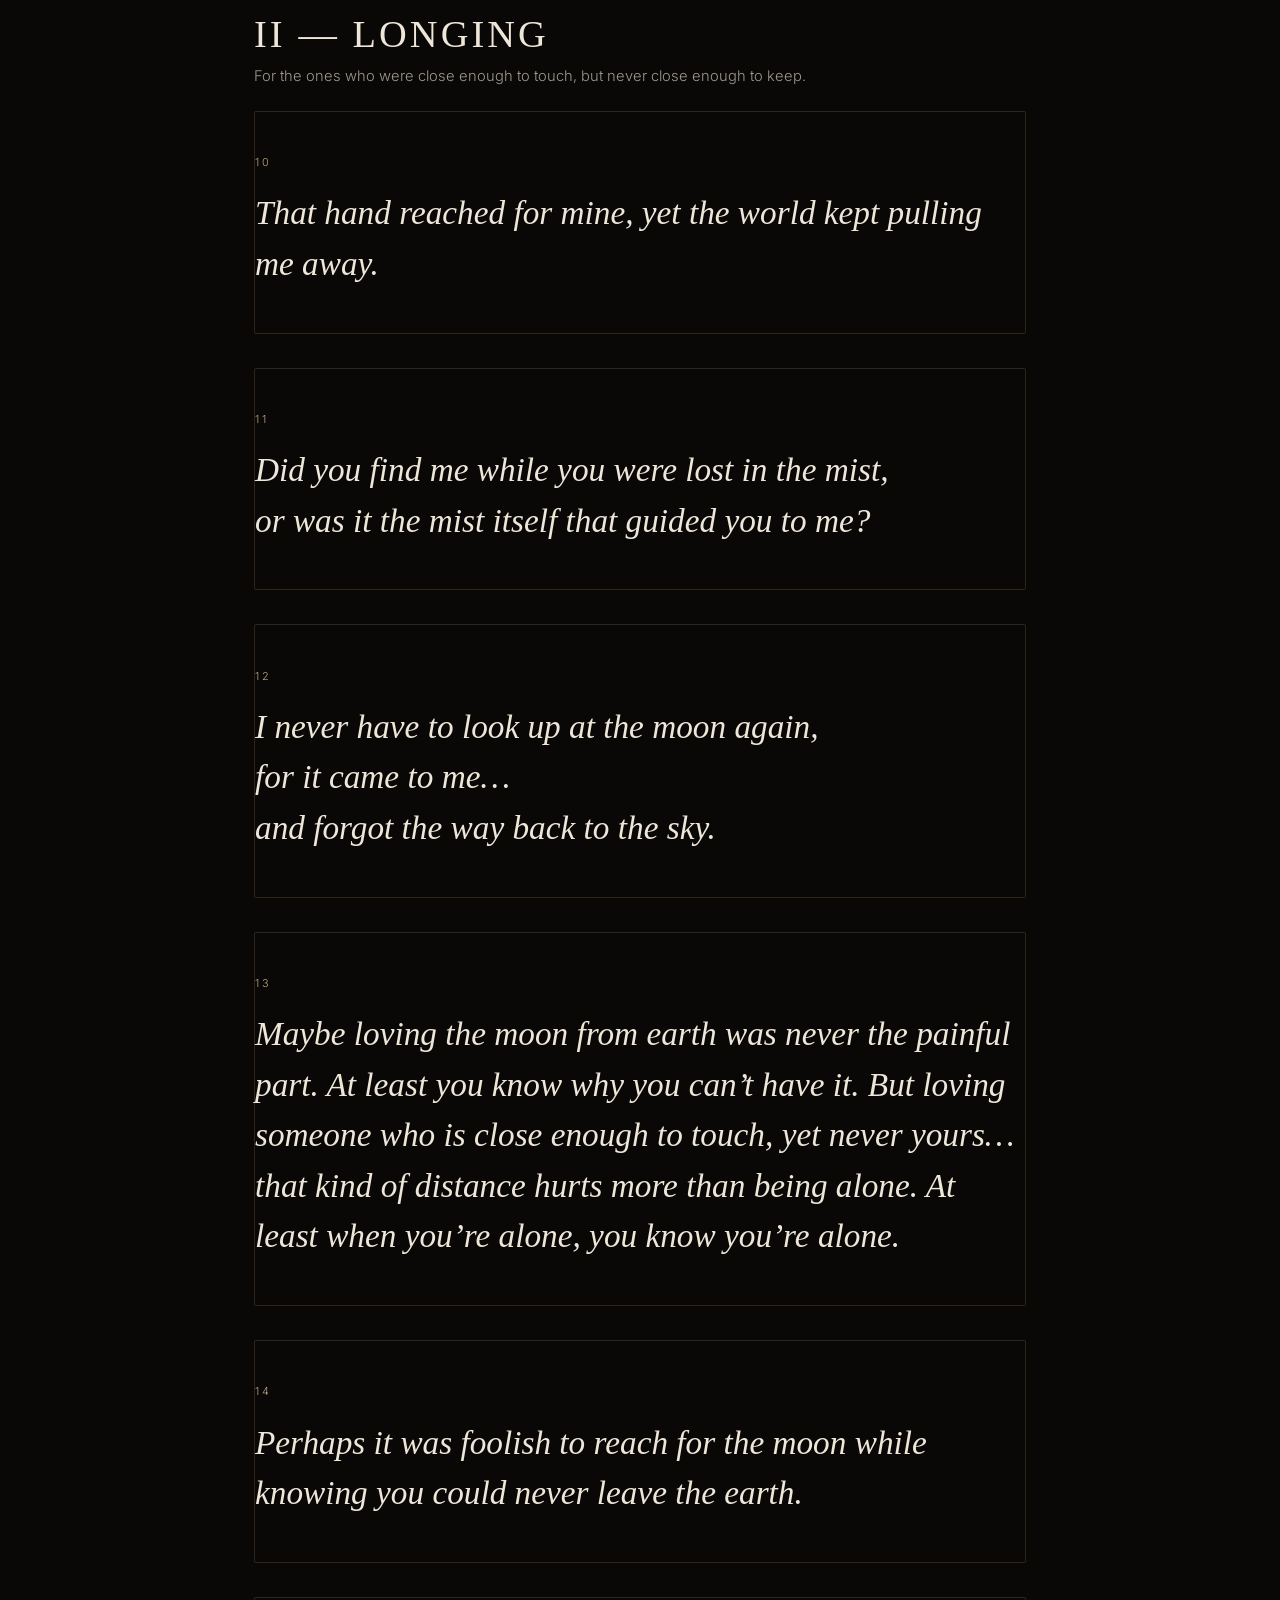
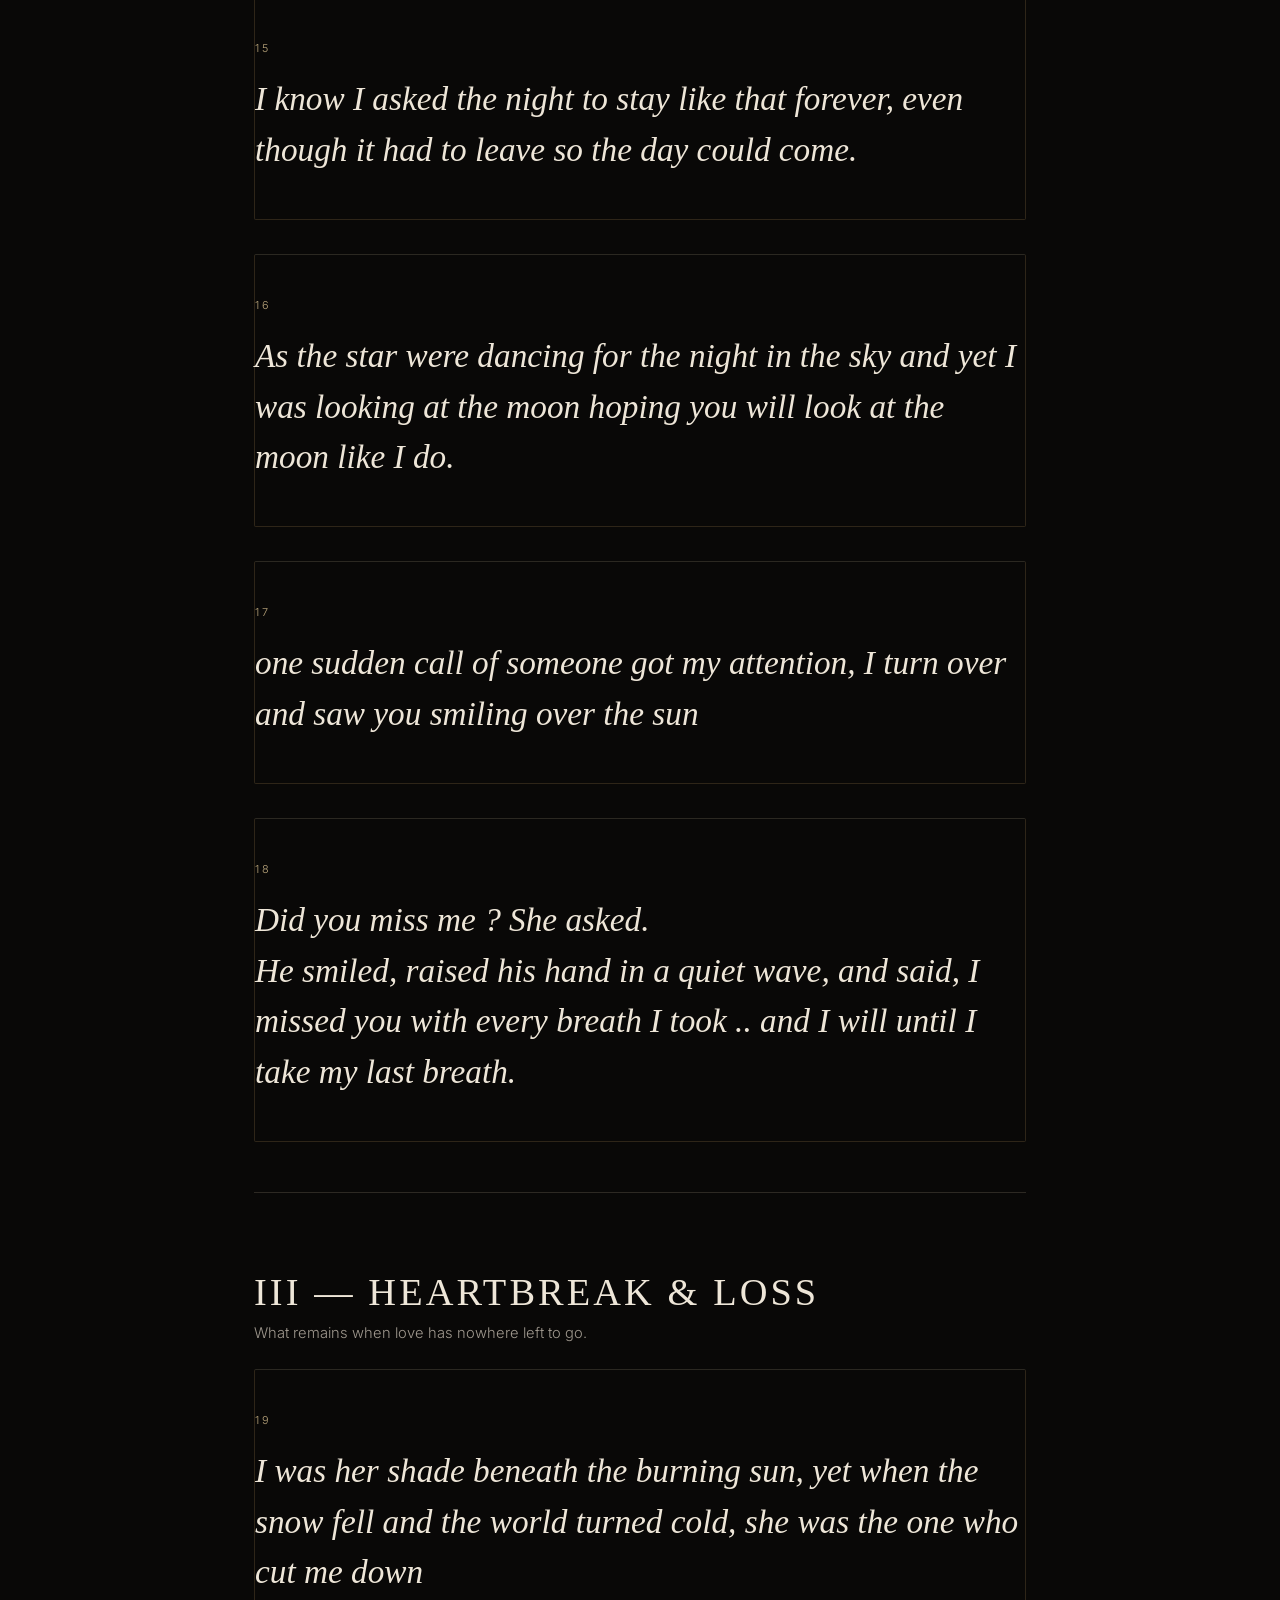
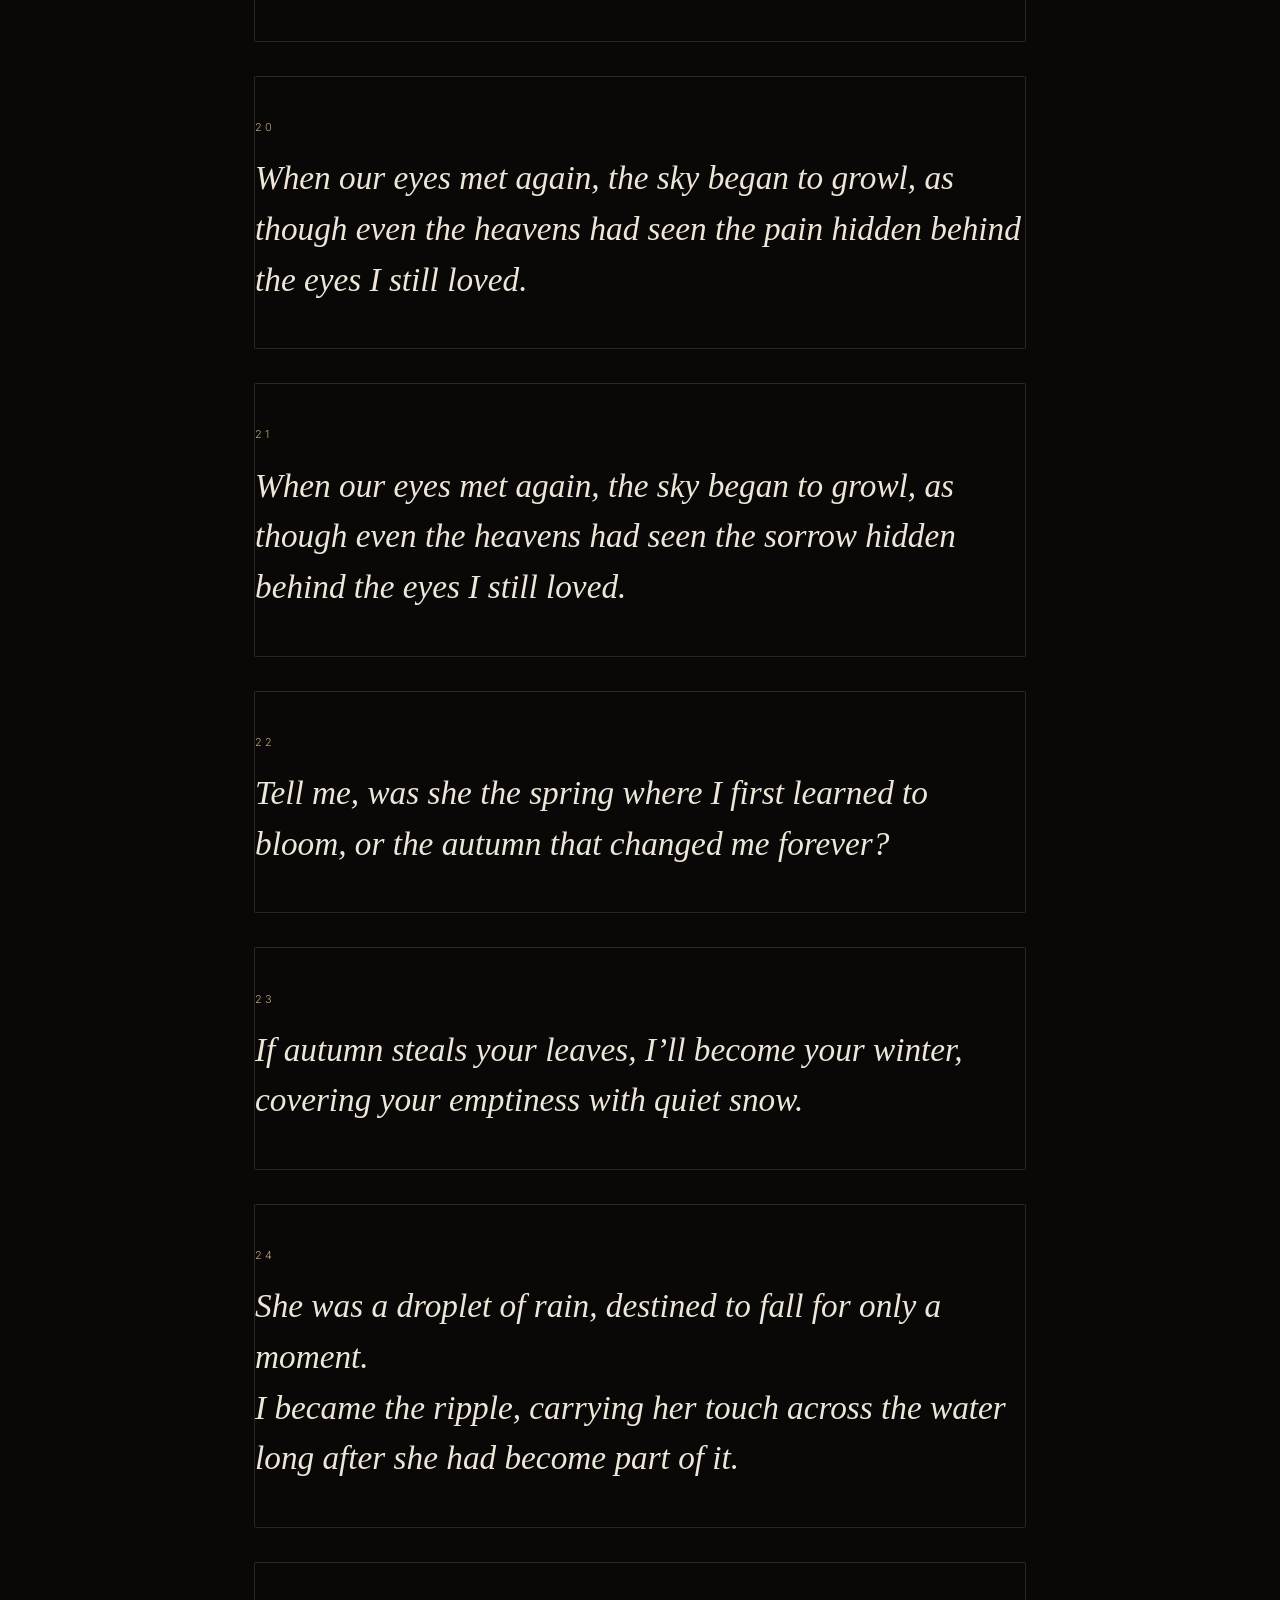
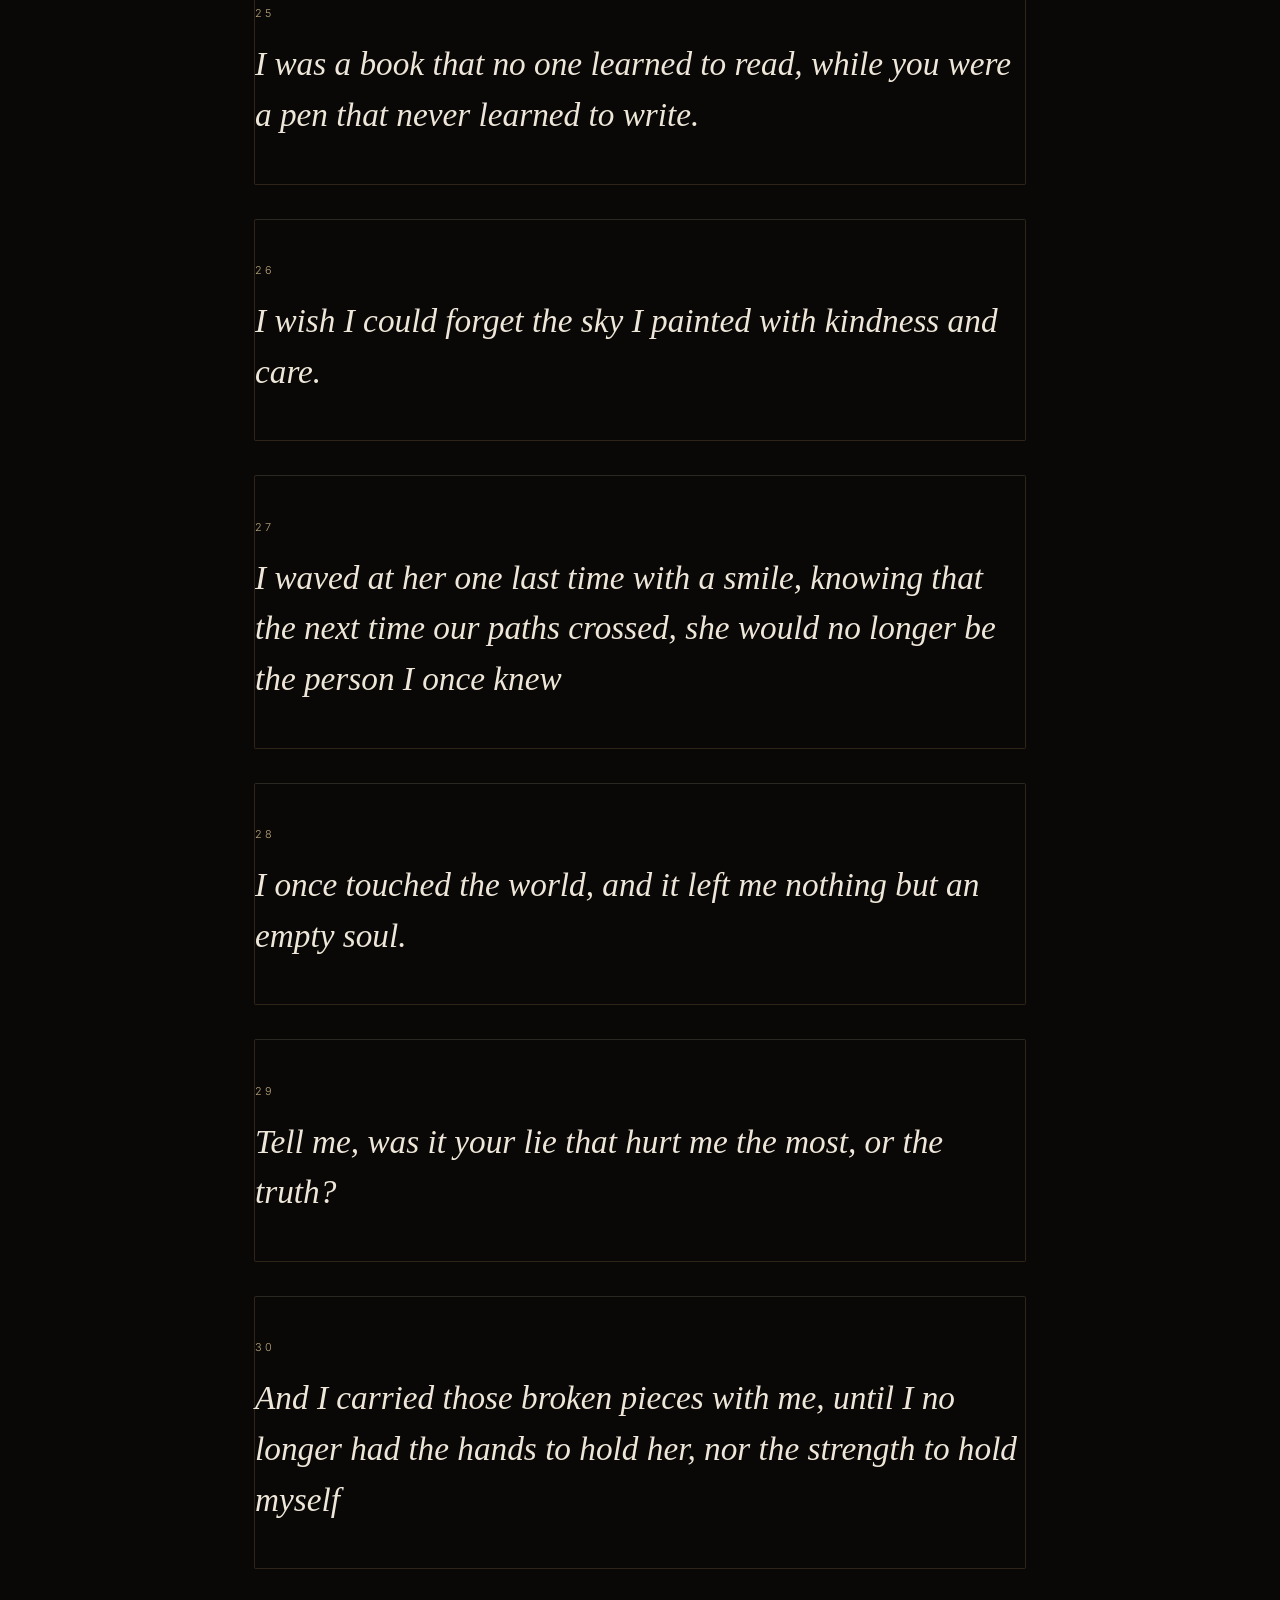
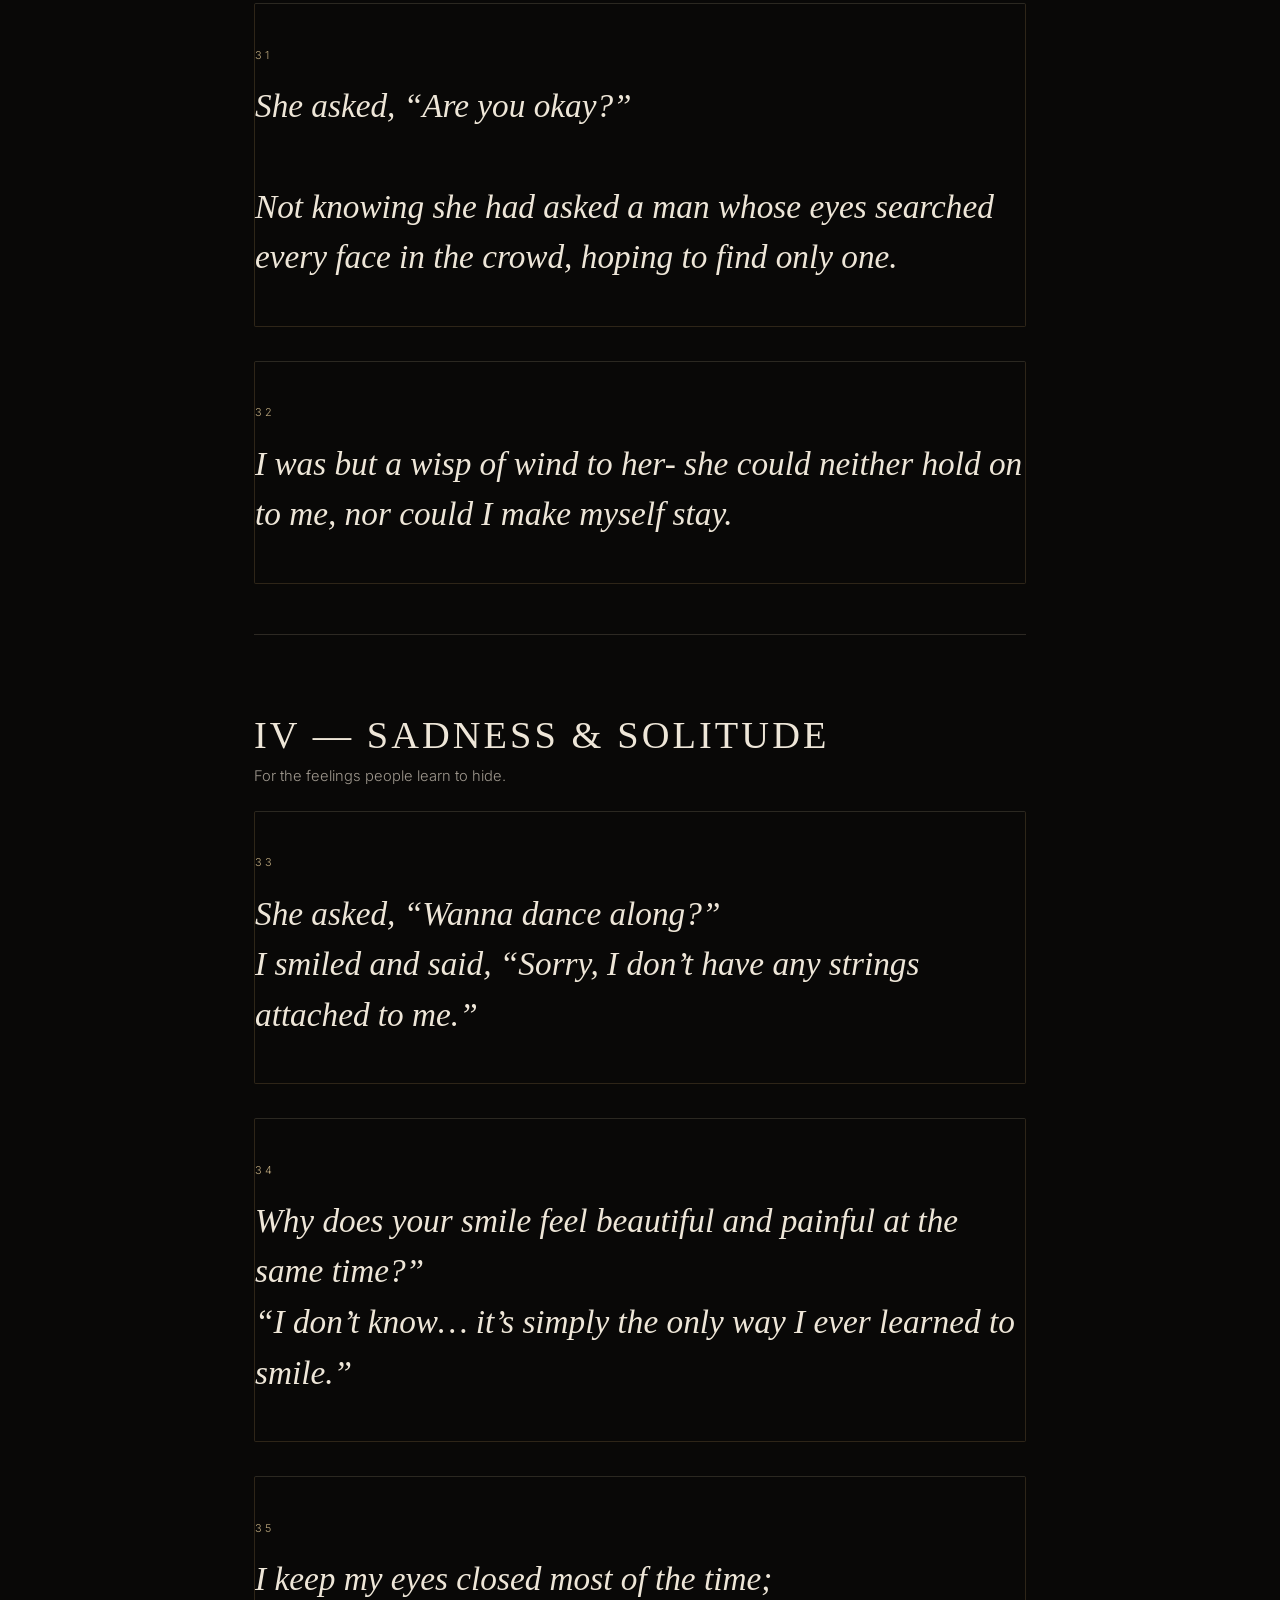
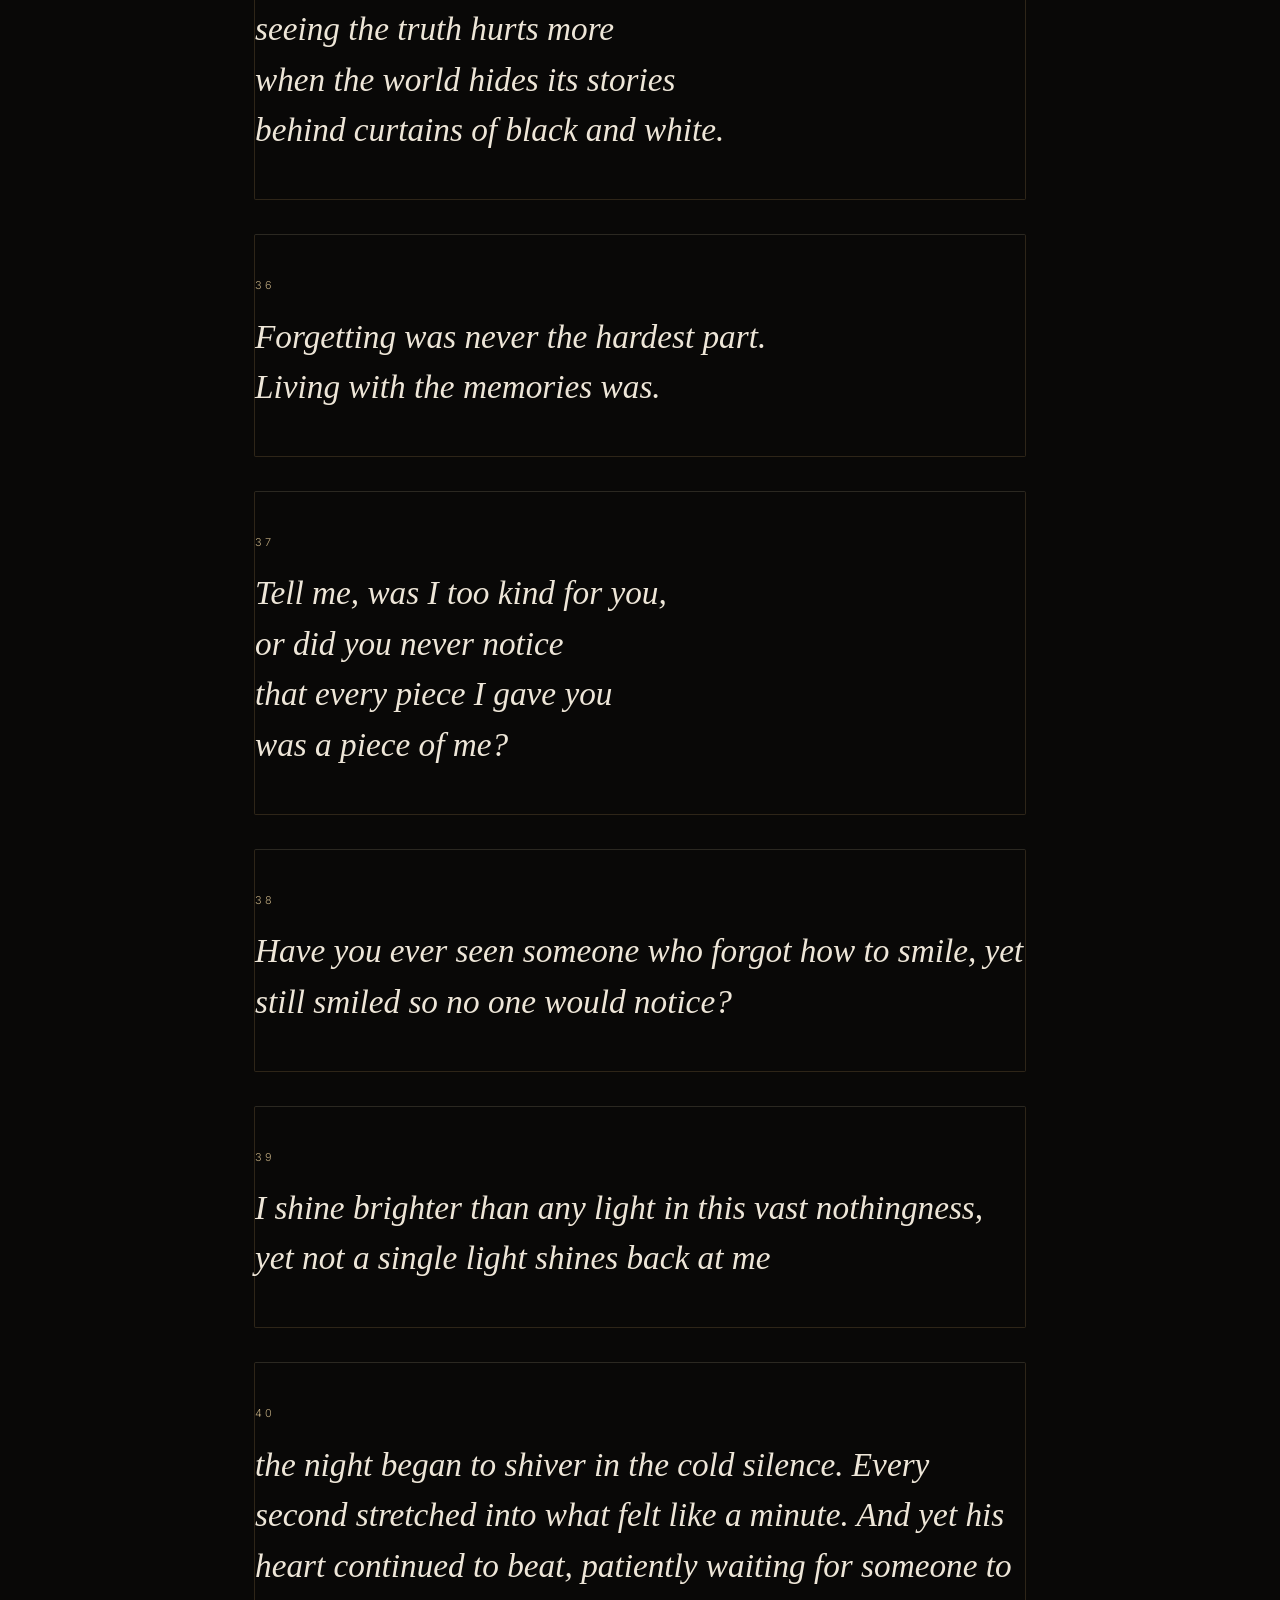
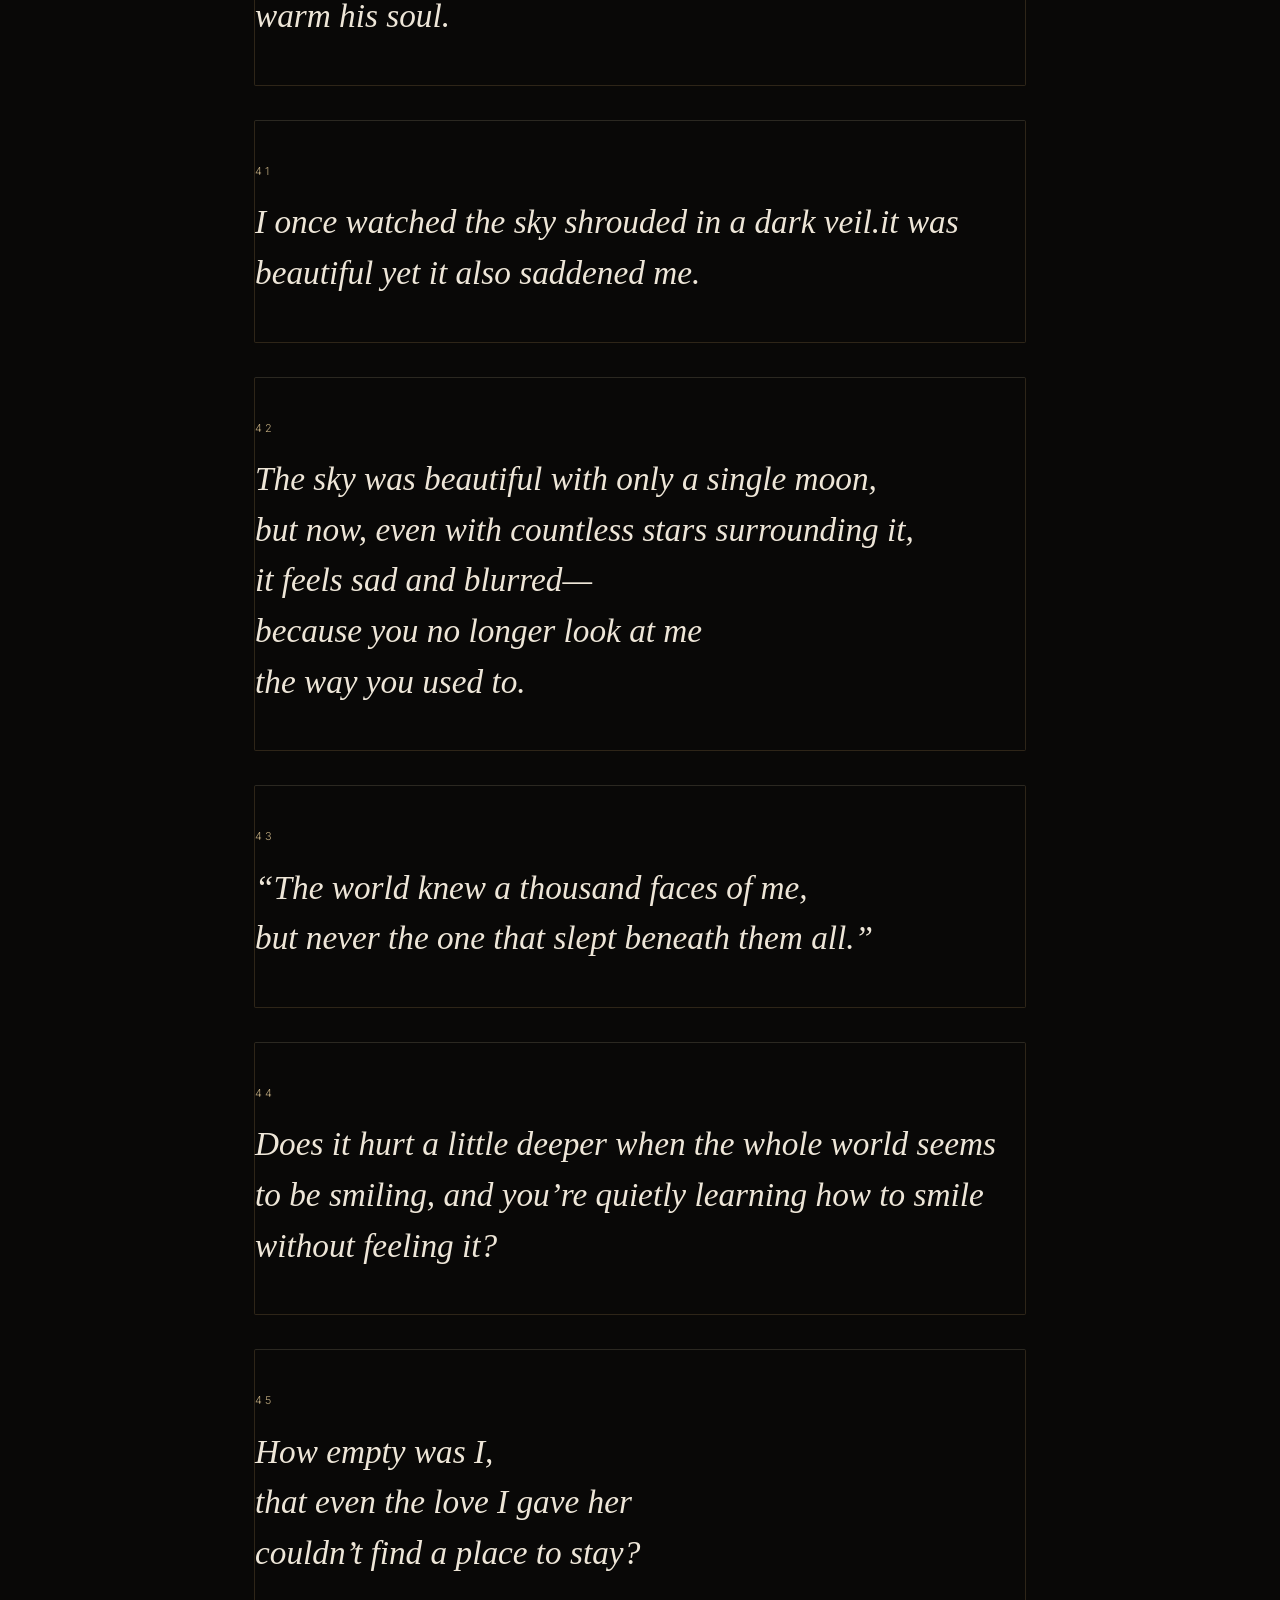
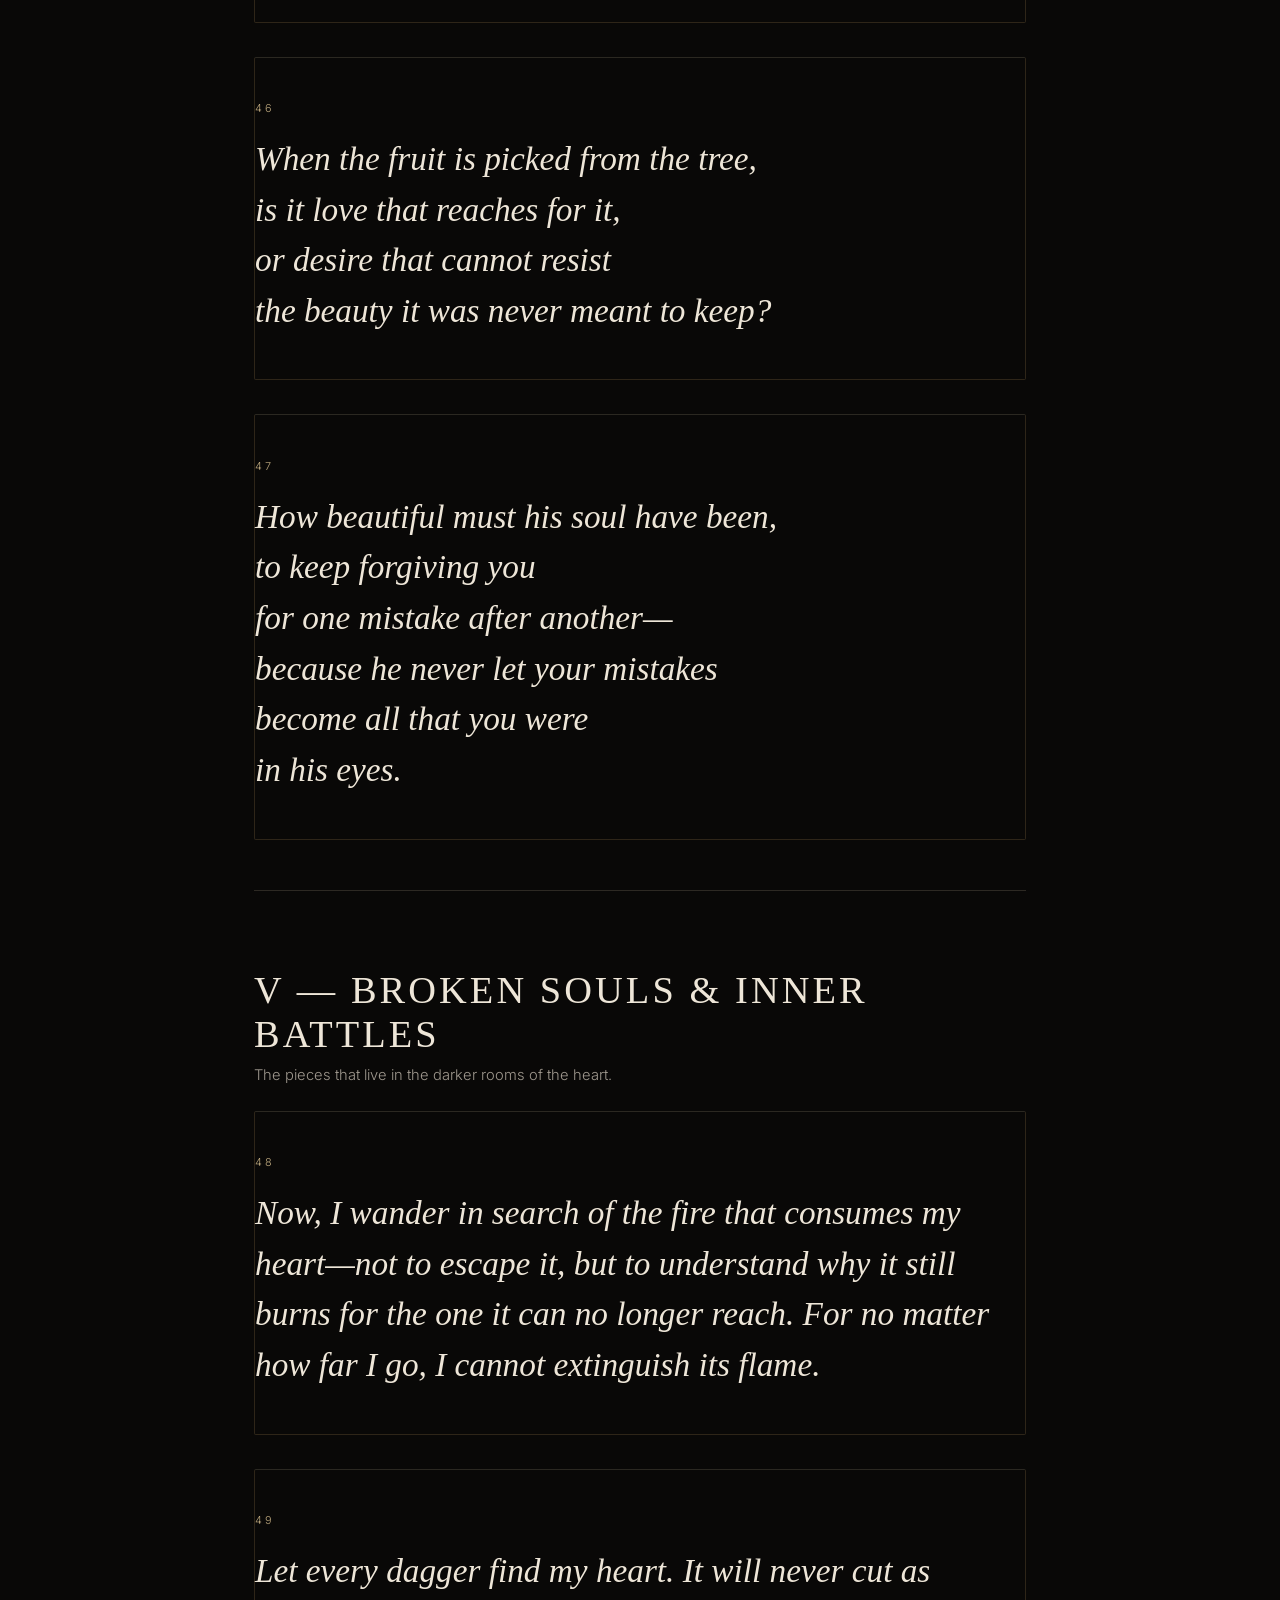
<file: quotes.html>
<!DOCTYPE html>
<html lang="en">
<head>
<meta charset="UTF-8">
  <link rel="icon" href="favicon.svg" type="image/svg+xml">
  <meta name="theme-color" content="#0b0908">
<meta name="description" content="A collection of quotes and fragments from Flicker of Light — words that were never meant to be loud.">
  <meta name="theme-color" content="#0b0908">
  <meta name="viewport" content="width=device-width, initial-scale=1.0">
<title>Flicker of Light — Quotes</title>
<link rel="stylesheet" href="style.css">
<style>
.quote-archive{display:grid;gap:0;}
.quote-card-large{padding:2.7rem 0;border-top:1px solid rgba(226,210,177,.16);background:transparent;}
.quote-card-large:first-child{border-top:0;}
.quote-label{margin:0 0 1.2rem;font-size:.68rem;letter-spacing:.28em;text-transform:uppercase;color:#bca77d;}
.quote-card-large blockquote{margin:0;max-width:900px;font-family:Georgia,serif;font-size:clamp(1.35rem,2.6vw,2.15rem);line-height:1.52;color:#eee6d8;font-style:italic;}
@media(max-width:700px){.quote-card-large{padding:2rem 0}.quote-card-large blockquote{font-size:1.16rem;line-height:1.62;max-width:100%}.quote-label{font-size:.58rem;margin-bottom:1rem}}

.quote-section-heading{padding:4.5rem 0 1.4rem;border-top:1px solid rgba(226,210,177,.16);margin-top:1rem;}
.quote-section-heading:first-child{border-top:0;}
.quote-section-heading h2{margin:.35rem 0 .45rem;font-family:Georgia,serif;font-size:clamp(1.6rem,4vw,2.4rem);font-weight:400;letter-spacing:.08em;color:#eee6d8;}
.quote-section-heading > .eyebrow{letter-spacing:.05em;}
.quote-section-heading p:last-child{margin:0;max-width:620px;color:#9f988e;line-height:1.7;font-size:.92rem;}
@media(max-width:700px){.quote-section-heading{padding:3rem 0 1rem}.quote-section-heading h2{font-size:1.4rem;letter-spacing:.05em}.quote-section-heading > .eyebrow{letter-spacing:.02em}}

.quote-archive-intro{max-width:620px;margin:1rem auto 0;color:#9f988e;font-size:.95rem;line-height:1.7;}


.quote-section-heading:first-of-type{padding-top:2rem;margin-top:0;}
@media(max-width:700px){.quote-section-heading:first-of-type{padding-top:1.25rem;}}

.footer-nav{display:flex;flex-wrap:wrap;justify-content:center;gap:1rem;margin-top:1rem;font-size:.75rem;letter-spacing:.12em;text-transform:uppercase}.footer-nav a{color:inherit;text-decoration:none;opacity:.72}.footer-nav a:hover{opacity:1}
</style>

  <!-- Social sharing preview -->
  <meta property="og:type" content="website">
  <meta property="og:site_name" content="Flicker of Light">
  <meta property="og:title" content="Quotes — Flicker of Light">
  <meta property="og:description" content="A collection of poetic quotes and fragments from Flicker of Light.">
  <meta property="og:url" content="https://flickeroflightforever.github.io/Flicker-of-light-/quotes.html">
  <meta property="og:image" content="https://flickeroflightforever.github.io/Flicker-of-light-/homepage-hero-art.jpg">
  <meta name="twitter:card" content="summary_large_image">
  <meta name="twitter:title" content="Quotes — Flicker of Light">
  <meta name="twitter:description" content="A collection of poetic quotes and fragments from Flicker of Light.">
  <meta name="twitter:image" content="https://flickeroflightforever.github.io/Flicker-of-light-/homepage-hero-art.jpg">

</head>
<body id="top">
<header class="site-header">
  <a class="logo" href="index.html">flicker of light ♡</a>
  <button class="menu-toggle" type="button" aria-label="Open navigation" aria-expanded="false">☰</button>
  <nav class="site-nav" aria-label="Main navigation">
    <a href="index.html">Home</a>
    <a href="stories.html">Stories</a>
    <a class="active" href="quotes.html">Quotes</a>
    <a href="about.html">About</a>
    <a href="instagram.html">Instagram</a>
  </nav>
</header>

<main>
  <section class="page-intro">
    <p class="eyebrow">WORDS &amp; FRAGMENTS</p>
    <h1>Quotes</h1>
    <p>Words that were never meant to be loud.</p>
    <p class="quote-archive-intro">The published fragments of Flicker of Light — gathered here in one place, from love and longing to loss, darkness, and the light that remains.</p>
  </section>

  <section class="quote-list quote-archive">
    <div class="quote-section-heading"><h2>I — LOVE</h2><p>The things we give when we love someone.</p></div>
    <article class="quote-card quote-card-large"><p class="quote-label">1</p><blockquote>I built a world for us, only to realize I never asked if you wanted to exist in it.</blockquote></article>
    <article class="quote-card quote-card-large"><p class="quote-label">2</p><blockquote>Take this hand that has waited only for you, and I’ll show you a world even love has yet to dream of.</blockquote></article>
    <article class="quote-card quote-card-large"><p class="quote-label">3</p><blockquote>Even the mighty sun needs the sky to hold it through the night—so who am I, just a human, to pretend I never need someone to hold me?</blockquote></article>
    <article class="quote-card quote-card-large"><p class="quote-label">4</p><blockquote>If one had loved the way I do, I would have burned the whole world just so she could plant a flower upon its ashes.</blockquote></article>
    <article class="quote-card quote-card-large"><p class="quote-label">5</p><blockquote>Did you know?<br><br>If you had only asked,<br>I would have become an enemy of the world<br>just to stand by your side.</blockquote></article>
    <article class="quote-card quote-card-large"><p class="quote-label">6</p><blockquote>I can endure every wound this world gives me, but I was never strong enough to endure a tear in your eyes.</blockquote></article>
    <article class="quote-card quote-card-large"><p class="quote-label">7</p><blockquote>I love the flower even knowing it was never mine to begin with.</blockquote></article>
    <article class="quote-card quote-card-large"><p class="quote-label">8</p><blockquote>Was it your smile that made me fall again, or your pain that made me fall deeper—just so I could carry it for you?</blockquote></article>
    <article class="quote-card quote-card-large"><p class="quote-label">9</p><blockquote>Would you let me hold your tears for a moment? Perhaps they could purify my soul.</blockquote></article>

    <div class="quote-section-heading"><h2>II — LONGING</h2><p>For the ones who were close enough to touch, but never close enough to keep.</p></div>
    <article class="quote-card quote-card-large"><p class="quote-label">10</p><blockquote>That hand reached for mine, yet the world kept pulling me away.</blockquote></article>
    <article class="quote-card quote-card-large"><p class="quote-label">11</p><blockquote>Did you find me while you were lost in the mist,<br>or was it the mist itself that guided you to me?</blockquote></article>
    <article class="quote-card quote-card-large"><p class="quote-label">12</p><blockquote>I never have to look up at the moon again,<br>for it came to me…<br>and forgot the way back to the sky.</blockquote></article>
    <article class="quote-card quote-card-large"><p class="quote-label">13</p><blockquote>Maybe loving the moon from earth was never the painful part. At least you know why you can’t have it. But loving someone who is close enough to touch, yet never yours… that kind of distance hurts more than being alone. At least when you’re alone, you know you’re alone.</blockquote></article>
    <article class="quote-card quote-card-large"><p class="quote-label">14</p><blockquote>Perhaps it was foolish to reach for the moon while knowing you could never leave the earth.</blockquote></article>
    <article class="quote-card quote-card-large"><p class="quote-label">15</p><blockquote>I know I asked the night to stay like that forever, even though it had to leave so the day could come.</blockquote></article>
    <article class="quote-card quote-card-large"><p class="quote-label">16</p><blockquote>As the star were dancing for the night in the sky and yet I was looking at the moon hoping you will look at the moon like I do.</blockquote></article>
    <article class="quote-card quote-card-large"><p class="quote-label">17</p><blockquote>one sudden call of someone got my attention, I turn over and saw you smiling over the sun</blockquote></article>
    <article class="quote-card quote-card-large"><p class="quote-label">18</p><blockquote>Did you miss me ? She asked.<br>He smiled, raised his hand in a quiet wave, and said, I missed you with every breath I took .. and I will until I take my last breath.</blockquote></article>

    <div class="quote-section-heading"><h2>III — HEARTBREAK &amp; LOSS</h2><p>What remains when love has nowhere left to go.</p></div>
    <article class="quote-card quote-card-large"><p class="quote-label">19</p><blockquote>I was her shade beneath the burning sun, yet when the snow fell and the world turned cold, she was the one who cut me down</blockquote></article>
    <article class="quote-card quote-card-large"><p class="quote-label">20</p><blockquote>When our eyes met again, the sky began to growl, as though even the heavens had seen the pain hidden behind the eyes I still loved.</blockquote></article>
    <article class="quote-card quote-card-large"><p class="quote-label">21</p><blockquote>When our eyes met again, the sky began to growl, as though even the heavens had seen the sorrow hidden behind the eyes I still loved.</blockquote></article>
    <article class="quote-card quote-card-large"><p class="quote-label">22</p><blockquote>Tell me, was she the spring where I first learned to bloom, or the autumn that changed me forever?</blockquote></article>
    <article class="quote-card quote-card-large"><p class="quote-label">23</p><blockquote>If autumn steals your leaves, I’ll become your winter, covering your emptiness with quiet snow.</blockquote></article>
    <article class="quote-card quote-card-large"><p class="quote-label">24</p><blockquote>She was a droplet of rain, destined to fall for only a moment.<br>I became the ripple, carrying her touch across the water long after she had become part of it.</blockquote></article>
    <article class="quote-card quote-card-large"><p class="quote-label">25</p><blockquote>I was a book that no one learned to read, while you were a pen that never learned to write.</blockquote></article>
    <article class="quote-card quote-card-large"><p class="quote-label">26</p><blockquote>I wish I could forget the sky I painted with kindness and care.</blockquote></article>
    <article class="quote-card quote-card-large"><p class="quote-label">27</p><blockquote>I waved at her one last time with a smile, knowing that the next time our paths crossed, she would no longer be the person I once knew</blockquote></article>
    <article class="quote-card quote-card-large"><p class="quote-label">28</p><blockquote>I once touched the world, and it left me nothing but an empty soul.</blockquote></article>
    <article class="quote-card quote-card-large"><p class="quote-label">29</p><blockquote>Tell me, was it your lie that hurt me the most, or the truth?</blockquote></article>
    <article class="quote-card quote-card-large"><p class="quote-label">30</p><blockquote>And I carried those broken pieces with me, until I no longer had the hands to hold her, nor the strength to hold myself</blockquote></article>
    <article class="quote-card quote-card-large"><p class="quote-label">31</p><blockquote>She asked, “Are you okay?”<br><br>Not knowing she had asked a man whose eyes searched every face in the crowd, hoping to find only one.</blockquote></article>

    <article class="quote-card quote-card-large"><p class="quote-label">32</p><blockquote>I was but a wisp of wind to her- she could neither hold on to me, nor could I make myself stay.</blockquote></article>


    <div class="quote-section-heading"><h2>IV — SADNESS &amp; SOLITUDE</h2><p>For the feelings people learn to hide.</p></div>
    <article class="quote-card quote-card-large"><p class="quote-label">33</p><blockquote>She asked, “Wanna dance along?”<br>I smiled and said, “Sorry, I don’t have any strings attached to me.”</blockquote></article>
    <article class="quote-card quote-card-large"><p class="quote-label">34</p><blockquote>Why does your smile feel beautiful and painful at the same time?”<br>“I don’t know… it’s simply the only way I ever learned to smile.”</blockquote></article>
    <article class="quote-card quote-card-large"><p class="quote-label">35</p><blockquote>I keep my eyes closed most of the time;<br>seeing the truth hurts more<br>when the world hides its stories<br>behind curtains of black and white.</blockquote></article>
    <article class="quote-card quote-card-large"><p class="quote-label">36</p><blockquote>Forgetting was never the hardest part.<br>Living with the memories was.</blockquote></article>
    <article class="quote-card quote-card-large"><p class="quote-label">37</p><blockquote>Tell me, was I too kind for you,<br>or did you never notice<br>that every piece I gave you<br>was a piece of me?</blockquote></article>
    <article class="quote-card quote-card-large"><p class="quote-label">38</p><blockquote>Have you ever seen someone who forgot how to smile, yet still smiled so no one would notice?</blockquote></article>
    <article class="quote-card quote-card-large"><p class="quote-label">39</p><blockquote>I shine brighter than any light in this vast nothingness, yet not a single light shines back at me</blockquote></article>
    <article class="quote-card quote-card-large"><p class="quote-label">40</p><blockquote>the night began to shiver in the cold silence. Every second stretched into what felt like a minute. And yet his heart continued to beat, patiently waiting for someone to warm his soul.</blockquote></article>
    <article class="quote-card quote-card-large"><p class="quote-label">41</p><blockquote>I once watched the sky shrouded in a dark veil.it was beautiful yet it also saddened me.</blockquote></article>
    <article class="quote-card quote-card-large"><p class="quote-label">42</p><blockquote>The sky was beautiful with only a single moon,<br>but now, even with countless stars surrounding it,<br>it feels sad and blurred—<br>because you no longer look at me<br>the way you used to.</blockquote></article>
    <article class="quote-card quote-card-large"><p class="quote-label">43</p><blockquote>“The world knew a thousand faces of me,<br>but never the one that slept beneath them all.”</blockquote></article>
    <article class="quote-card quote-card-large"><p class="quote-label">44</p><blockquote>Does it hurt a little deeper when the whole world seems to be smiling, and you’re quietly learning how to smile without feeling it?</blockquote></article>
    <article class="quote-card quote-card-large"><p class="quote-label">45</p><blockquote>How empty was I,<br>that even the love I gave her<br>couldn’t find a place to stay?</blockquote></article>
    <article class="quote-card quote-card-large"><p class="quote-label">46</p><blockquote>When the fruit is picked from the tree,<br>is it love that reaches for it,<br>or desire that cannot resist<br>the beauty it was never meant to keep?</blockquote></article>
    <article class="quote-card quote-card-large"><p class="quote-label">47</p><blockquote>How beautiful must his soul have been,<br>to keep forgiving you<br>for one mistake after another—<br>because he never let your mistakes<br>become all that you were<br>in his eyes.</blockquote></article>

    <div class="quote-section-heading"><h2>V — BROKEN SOULS &amp; INNER BATTLES</h2><p>The pieces that live in the darker rooms of the heart.</p></div>
    <article class="quote-card quote-card-large"><p class="quote-label">48</p><blockquote>Now, I wander in search of the fire that consumes my heart—not to escape it, but to understand why it still burns for the one it can no longer reach. For no matter how far I go, I cannot extinguish its flame.</blockquote></article>
    <article class="quote-card quote-card-large"><p class="quote-label">49</p><blockquote>Let every dagger find my heart. It will never cut as deeply as the love I carry for you. For love itself was never the wound; it was the courage to keep breathing through every one of them. To understand love is to first understand the weight of pain.</blockquote></article>
    <article class="quote-card quote-card-large"><p class="quote-label">50</p><blockquote>If you were poison,<br>then I suppose I found peace in the very thing others feared.</blockquote></article>
    <article class="quote-card quote-card-large"><p class="quote-label">51</p><blockquote>Let me drive deeper into the abyss.<br>At least there, nothing pretends.</blockquote></article>
    <article class="quote-card quote-card-large"><p class="quote-label">52</p><blockquote>His soul had been shattered into a thousand pieces,<br>yet somehow, every broken piece still cared<br>for those who broke it.</blockquote></article>
    <article class="quote-card quote-card-large"><p class="quote-label">53</p><blockquote>If you ever find the broken piece of my soul,<br>would you let me hold it—<br>just once?</blockquote></article>
    <article class="quote-card quote-card-large"><p class="quote-label">54</p><blockquote>I want to burn everything that ever hurt me to ashes.<br>Yet when the past comes close, my hands begin to tremble, my heart races—<br>and the fire I carried to destroy it suddenly forgets how to burn.</blockquote></article>
    <article class="quote-card quote-card-large"><p class="quote-label">55</p><blockquote>If I ever disappear into the void, it won’t be because I chose emptiness. It’ll be because the void never pretended to care.</blockquote></article>
    <article class="quote-card quote-card-large"><p class="quote-label">56</p><blockquote>Help me turn what remains of me into wings for her, so that even after I am gone, I can still shelter her from the storms I can no longer stand beside her through.</blockquote></article>
    <article class="quote-card quote-card-large"><p class="quote-label">57</p><blockquote>He followed a voice beyond his own soul, only to discover he was meant to save hers while slowly losing his.</blockquote></article>
    <article class="quote-card quote-card-large"><p class="quote-label">58</p><blockquote>He left the page unfinished, not the story—only the part of himself that could still tell it.</blockquote></article>

    <div class="quote-section-heading"><h2>VI — NATURE, SEASONS &amp; THE SKY</h2><p>Where the world outside becomes a language for what is happening inside.</p></div>
    <article class="quote-card quote-card-large"><p class="quote-label">59</p><blockquote>Sometimes I feel blessed by nature itself — the sun smiles with me, the rain feels my sorrow, the storm speaks my silence, and the night lets me rest.</blockquote></article>
    <article class="quote-card quote-card-large"><p class="quote-label">60</p><blockquote>She was like the morning dew upon a leaf, every tiny droplet shimmering like a jewel beneath the gentle light of dawn.</blockquote></article>
    <article class="quote-card quote-card-large"><p class="quote-label">61</p><blockquote>The wind whispered to the leaves,<br><br>“Have you seen my love today?”<br><br>The leaves only trembled,<br>their branches bowing<br>to a silence they could not break.<br><br>“No.”<br><br>So the wind wandered on,<br>from tree to tree,<br>asking every leaf it found.<br><br>For even after a thousand “No’s,”<br>the wind still believed<br>there had to be one leaf<br>waiting to whisper,<br><br>“Yes.”</blockquote></article>
    <article class="quote-card quote-card-large"><p class="quote-label">62</p><blockquote>The leaves that still cling to the tree<br>will always know the way home.<br><br>But the ones the wind has carried away<br>wander wherever the seasons lead them.<br><br>For once a leaf has fallen,<br>it may remember the branch it came from—<br>yet it can never return to it again.</blockquote></article>
    <article class="quote-card quote-card-large"><p class="quote-label">63</p><blockquote>Just because you have wings<br>doesn’t mean you’ll always belong to the sky.<br><br>For even the birds<br>return when the day grows weary.<br><br>And when you do,<br>the home I built for you<br>will still be waiting—<br>with its door open<br>and its heart unchanged.</blockquote></article>
    <article class="quote-card quote-card-large"><p class="quote-label">64</p><blockquote>Just because you have wings doesn’t mean you’ll always fly the skies.<br>For even the birds return when the day grows weary.<br>And when you do,<br>the home I built for you<br>will still be waiting—<br>with its door open<br>and its heart unchanged.</blockquote></article>
    <article class="quote-card quote-card-large"><p class="quote-label">65</p><blockquote>And the wind blows, rushing toward the endless world,<br>while I rush through the storm—<br>toward the one place<br>that still feels like home.</blockquote></article>
    <article class="quote-card quote-card-large"><p class="quote-label">66</p><blockquote>I watched the playful leaves dance with the wind,<br>while time kept passing by.<br>I didn’t know where to go,<br>or what I was supposed to feel.<br>So I simply stood there and watched,<br>as the world moved on<br>and my time stood still.</blockquote></article>
    <article class="quote-card quote-card-large"><p class="quote-label">67</p><blockquote>I walk through a world of snow.<br>One day, someone asked me,<br>“Don’t you feel cold?”<br><br>I smiled.<br>“I once fell in love.”</blockquote></article>
    <article class="quote-card quote-card-large"><p class="quote-label">68</p><blockquote>The star began to crumble.<br><br>Then the stars started falling, one by one.<br><br>No one knew why.<br><br>But that night, it almost felt as if the sky was crying.</blockquote></article>

    <div class="quote-section-heading"><h2>VII — LIFE, TIME &amp; THE ROAD</h2><p>The questions that remain when there are no easy answers.</p></div>
    <article class="quote-card quote-card-large"><p class="quote-label">69</p><blockquote>There comes a road where every path feels closed—<br>not because there is nowhere left to go,<br>but because every heart quietly steps away<br>each time you draw near.</blockquote></article>
    <article class="quote-card quote-card-large"><p class="quote-label">70</p><blockquote>A little step asked an older step,<br><br>“Where are we going?<br>Do you have a destination?”<br><br>“I don’t know.”<br><br>“Then why do you keep walking?”<br><br>The older step left another mark.<br><br>“I just don’t know when to stop.”</blockquote></article>
    <article class="quote-card quote-card-large"><p class="quote-label">71</p><blockquote>I rode with the waves of life,<br>until reality suddenly became clear—<br>everyone was going somewhere,<br>while I was only moving.</blockquote></article>
    <article class="quote-card quote-card-large"><p class="quote-label">72</p><blockquote>Don’t mistake my advice for wisdom.<br>I’m only speaking from a place<br>I once had to crawl out of.</blockquote></article>
    <article class="quote-card quote-card-large"><p class="quote-label">73</p><blockquote>How is life treating you?<br>“It was an autumn fall, dragged into winter, while I struggled to bloom in the mud; she walked through the grass, far away from me.”</blockquote></article>
    <article class="quote-card quote-card-large"><p class="quote-label">74</p><blockquote>When it rains, I feel like I’m touching<br>every part of the world that sees you.</blockquote></article>
    <article class="quote-card quote-card-large"><p class="quote-label">75</p><blockquote>Tell me, how would you feel?<br><br>There is something you want more than anything in this world, yet no matter what you do, you can never have it.<br><br>You can’t move on.<br><br>You can’t forget.<br><br>So what do you do when your heart refuses to leave the place your hands can never reach?</blockquote></article>

    <div class="quote-section-heading"><h2>VIII — THE LAST LIGHT</h2><p>The quietest pieces—the ones that feel like endings, but aren't always endings.</p></div>
    <article class="quote-card quote-card-large"><p class="quote-label">76 · A CERTAIN DAY</p><blockquote>Death waited quietly at my door.<br><br>I asked for one more day.<br><br>Not out of fear.<br><br>But because some days are too sacred to become an ending.<br><br>Today was one of them.</blockquote></article>
    <article class="quote-card quote-card-large"><p class="quote-label">77</p><blockquote>To every unread message and unanswered call… sorry.<br>Life taught me lessons I was never ready for,<br>and somewhere along the way,<br>I lost the road back…<br>now I don’t know where to start again.</blockquote></article>
    <article class="quote-card quote-card-large"><p class="quote-label">78</p><blockquote>Just as these eyes were about to close, a small ray of light found them, and a gentle breeze whispered. Not yet.</blockquote></article>
    <article class="quote-card quote-card-large"><p class="quote-label">79</p><blockquote>Have you ever seen a fallen star?”<br>“Yes. I see one every day.”</blockquote></article>
  </section>
</main>

<a class="back-to-top" href="#top" aria-label="Back to top">↑</a>

<footer>
  <p>Some stories are meant to linger.</p>
  <nav class="footer-nav" aria-label="Footer navigation">
    <a href="index.html">Home</a>
    <a href="stories.html">Stories</a>
    <a href="quotes.html">Quotes</a>
    <a href="about.html">About</a>
    <a href="instagram.html">Instagram</a>
  </nav>
  <p>© Flicker of Light</p>
</footer>

<script>
(function () {
  const topButton = document.querySelector('.back-to-top');
  function updateTopButton() {
    if (!topButton) return;
    topButton.classList.toggle('visible', window.scrollY > 500);
  }
  window.addEventListener('scroll', updateTopButton, { passive: true });
  updateTopButton();

  const button = document.querySelector('.menu-toggle');
  const nav = document.querySelector('.site-nav');
  if (!button || !nav) return;
  button.addEventListener('click', function () {
    const open = nav.classList.toggle('open');
    button.setAttribute('aria-expanded', open ? 'true' : 'false');
    button.setAttribute('aria-label', open ? 'Close navigation' : 'Open navigation');
  });
})();
</script>
</body>
</html>
</file>
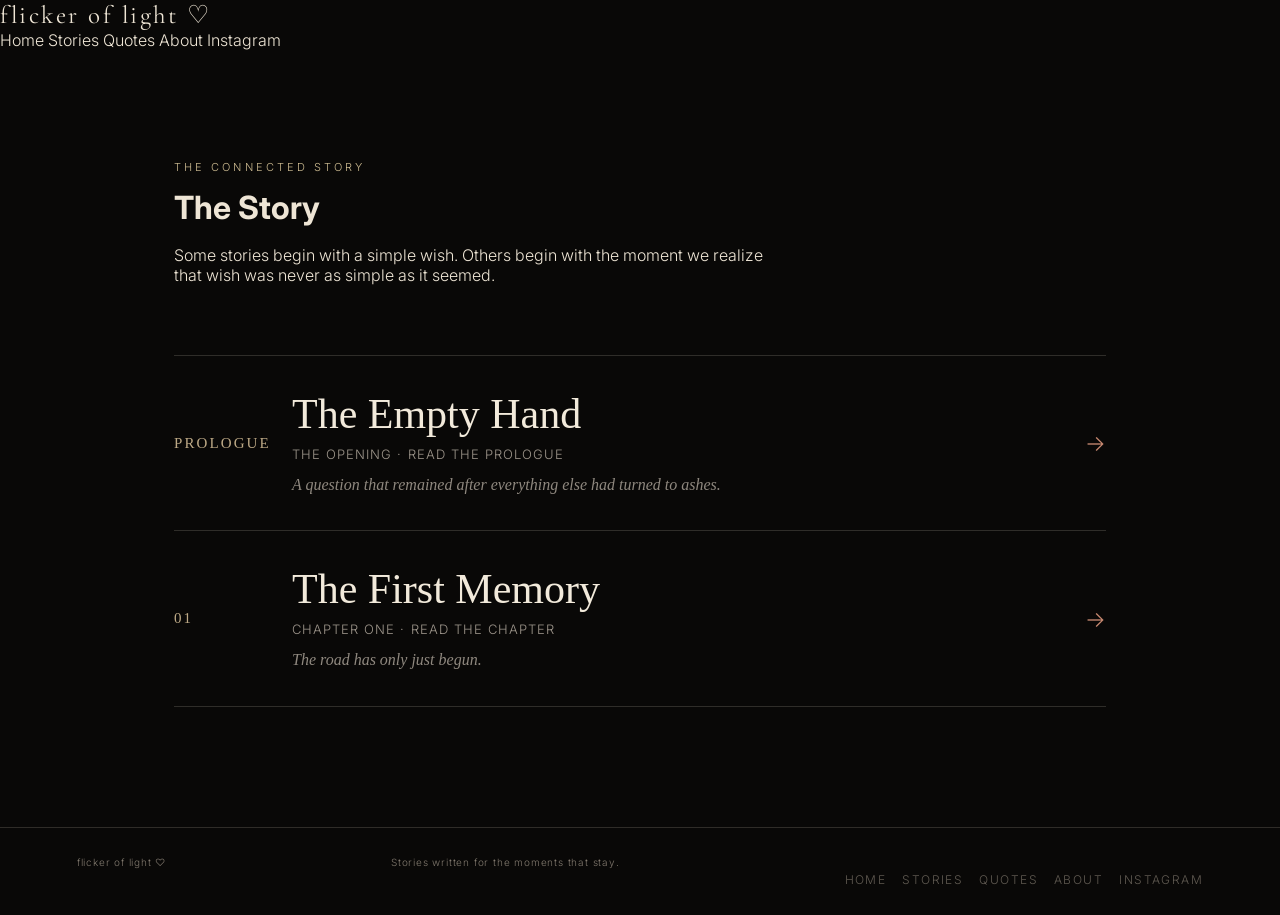
<file: stories.html>
<!doctype html>
<html lang="en">
<head>
<meta charset="utf-8">
<meta name="viewport" content="width=device-width, initial-scale=1">
<meta name="description" content="The connected story — chapters from Flicker of Light.">
<title>Flicker of Light — The Connected Story</title>
<link rel="stylesheet" href="style.css">
<style>
.story-list {
  max-width: 980px;
  margin: 0 auto;
  padding: 110px 24px 120px;
}
.story-list .intro {
  max-width: 680px;
  margin-bottom: 70px;
}
.story-list h1 {
  margin: 14px 0 18px;
}
.story-list .lead {
  max-width: 620px;
  margin: 0;
}
.chapter-list {
  border-top: 1px solid rgba(240,232,216,.16);
}
.chapter-item {
  display: grid;
  grid-template-columns: 90px 1fr auto;
  gap: 28px;
  align-items: center;
  padding: 34px 0;
  border-bottom: 1px solid rgba(240,232,216,.16);
  text-decoration: none;
}
.chapter-number {
  font-family: Georgia, serif;
  font-size: 15px;
  letter-spacing: .14em;
  color: #bda986;
}
.chapter-title {
  color: #f2eadb;
  font-family: Georgia, serif;
  font-size: clamp(28px, 4vw, 42px);
  font-weight: 400;
}
.chapter-meta {
  margin-top: 8px;
  color: #9d958b;
  font-size: 13px;
  letter-spacing: .08em;
  text-transform: uppercase;
}
.chapter-note {
  margin-top: 12px;
  color: #8f887f;
  font: italic 16px/1.4 Georgia, serif;
}
.chapter-arrow {
  color: #c98a72;
  font-size: 22px;
}
.chapter-item.locked {
  opacity: .68;
  cursor: default;
}
.chapter-item.locked .chapter-title {
  color: #c9bda9;
}
.chapter-item.locked .chapter-arrow {
  color: #81796e;
}
@media (max-width: 640px) {
  .story-list { padding: 80px 22px 90px; }
  .chapter-item { grid-template-columns: 58px 1fr auto; gap: 16px; padding: 28px 0; }
  .chapter-number { font-size: 12px; }
  .chapter-title { font-size: 29px; }
}

.footer-nav{display:flex;flex-wrap:wrap;justify-content:center;gap:1rem;margin-top:1rem;font-size:.75rem;letter-spacing:.12em;text-transform:uppercase}.footer-nav a{color:inherit;text-decoration:none;opacity:.72}.footer-nav a:hover{opacity:1}
@media (max-width: 640px) {
  .chapter-item.prologue-item {
    grid-template-columns: 1fr auto;
    column-gap: 16px;
    row-gap: 10px;
  }
  .chapter-item.prologue-item .chapter-number {
    grid-column: 1 / -1;
    font-size: 12px;
    letter-spacing: .14em;
  }
  .chapter-item.prologue-item > div:nth-child(2) {
    grid-column: 1;
  }
  .chapter-item.prologue-item .chapter-arrow {
    grid-column: 2;
    grid-row: 2;
    align-self: center;
  }
}
</style>

  <!-- Social sharing preview -->
  <meta property="og:type" content="website">
  <meta property="og:site_name" content="Flicker of Light">
  <meta property="og:title" content="The Story — Flicker of Light">
  <meta property="og:description" content="A connected story written in chapters, beginning with The Empty Hand.">
  <meta property="og:url" content="https://flickeroflightforever.github.io/Flicker-of-light-/stories.html">
  <meta property="og:image" content="https://flickeroflightforever.github.io/Flicker-of-light-/homepage-hero-art.jpg">
  <meta name="twitter:card" content="summary_large_image">
  <meta name="twitter:title" content="The Story — Flicker of Light">
  <meta name="twitter:description" content="A connected story written in chapters, beginning with The Empty Hand.">
  <meta name="twitter:image" content="https://flickeroflightforever.github.io/Flicker-of-light-/homepage-hero-art.jpg">

</head>
<body>
<header class="site-header">
  <a class="logo" href="index.html">flicker of light ♡</a>
  <button class="menu-toggle" type="button" aria-label="Open navigation" aria-expanded="false">☰</button>
  <nav class="site-nav" aria-label="Main navigation">
    <a href="index.html">Home</a>
    <a class="active" href="stories.html">Stories</a>
    <a href="quotes.html">Quotes</a>
    <a href="about.html">About</a>
    <a href="instagram.html">Instagram</a>
  </nav>
</header>

<main class="story-list">
  <div class="intro">
    <p class="eyebrow">THE CONNECTED STORY</p>
    <h1>The Story</h1>
    <p class="lead">Some stories begin with a simple wish. Others begin with the moment we realize that wish was never as simple as it seemed.</p>
  </div>

  <div class="chapter-list">
    <a class="chapter-item prologue-item" href="the-empty-hand.html">
      <div class="chapter-number">PROLOGUE</div>
      <div>
        <div class="chapter-title">The Empty Hand</div>
        <div class="chapter-meta">The opening · Read the prologue</div>
        <div class="chapter-note">A question that remained after everything else had turned to ashes.</div>
      </div>
      <div class="chapter-arrow">→</div>
    </a>

    <a class="chapter-item" href="chapter-one.html">
      <div class="chapter-number">01</div>
      <div>
        <div class="chapter-title">The First Memory</div>
        <div class="chapter-meta">Chapter One · Read the chapter</div>
        <div class="chapter-note">The road has only just begun.</div>
      </div>
      <div class="chapter-arrow">→</div>
    </a>
  </div>
</main>

<footer>
  <span>flicker of light ♡</span>
  <span>Stories written for the moments that stay.</span>
  <nav class="footer-nav" aria-label="Footer navigation">
    <a href="index.html">Home</a>
    <a href="stories.html">Stories</a>
    <a href="quotes.html">Quotes</a>
    <a href="about.html">About</a>
    <a href="instagram.html">Instagram</a>
  </nav>
</footer>

<script>
(function () {
  const button = document.querySelector('.menu-toggle');
  const nav = document.querySelector('.site-nav');
  if (!button || !nav) return;
  button.addEventListener('click', function () {
    const open = nav.classList.toggle('open');
    button.setAttribute('aria-expanded', open ? 'true' : 'false');
    button.setAttribute('aria-label', open ? 'Close navigation' : 'Open navigation');
  });
})();
</script>
</body>
</html>
</file>
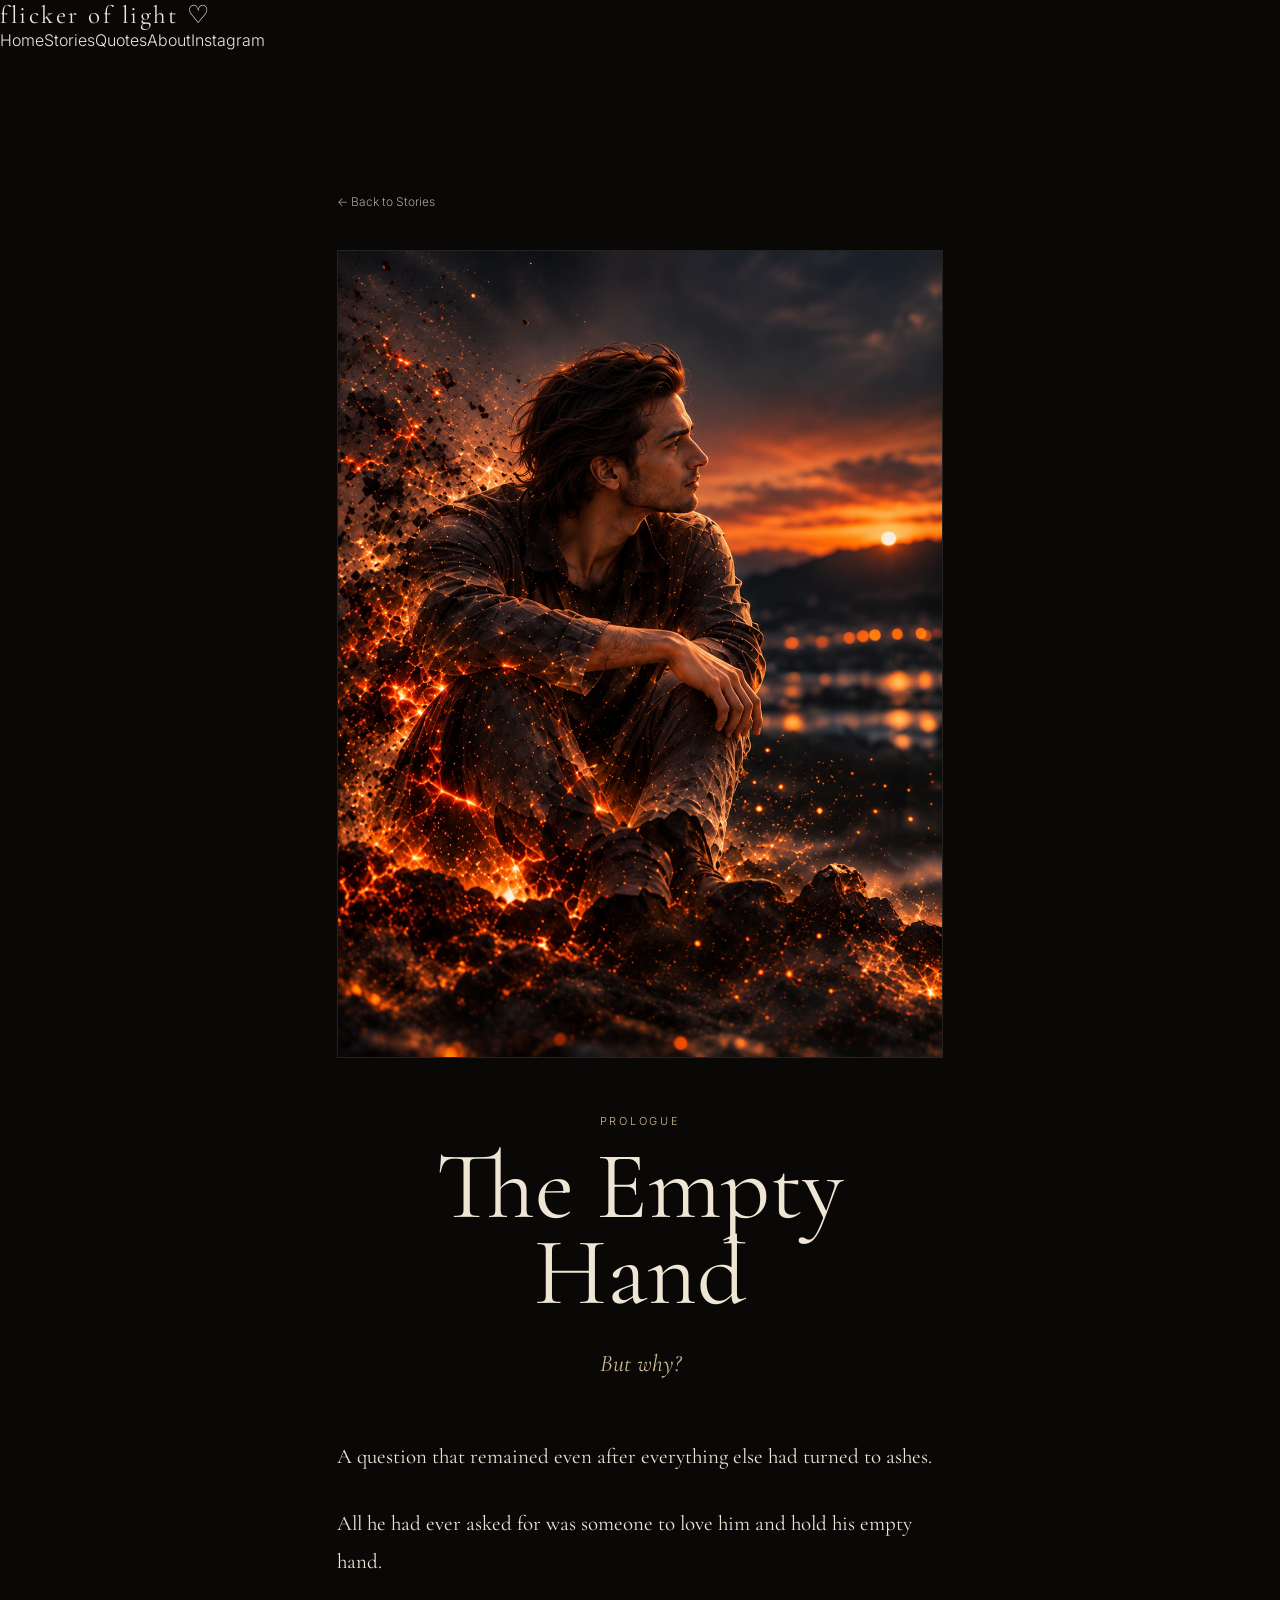
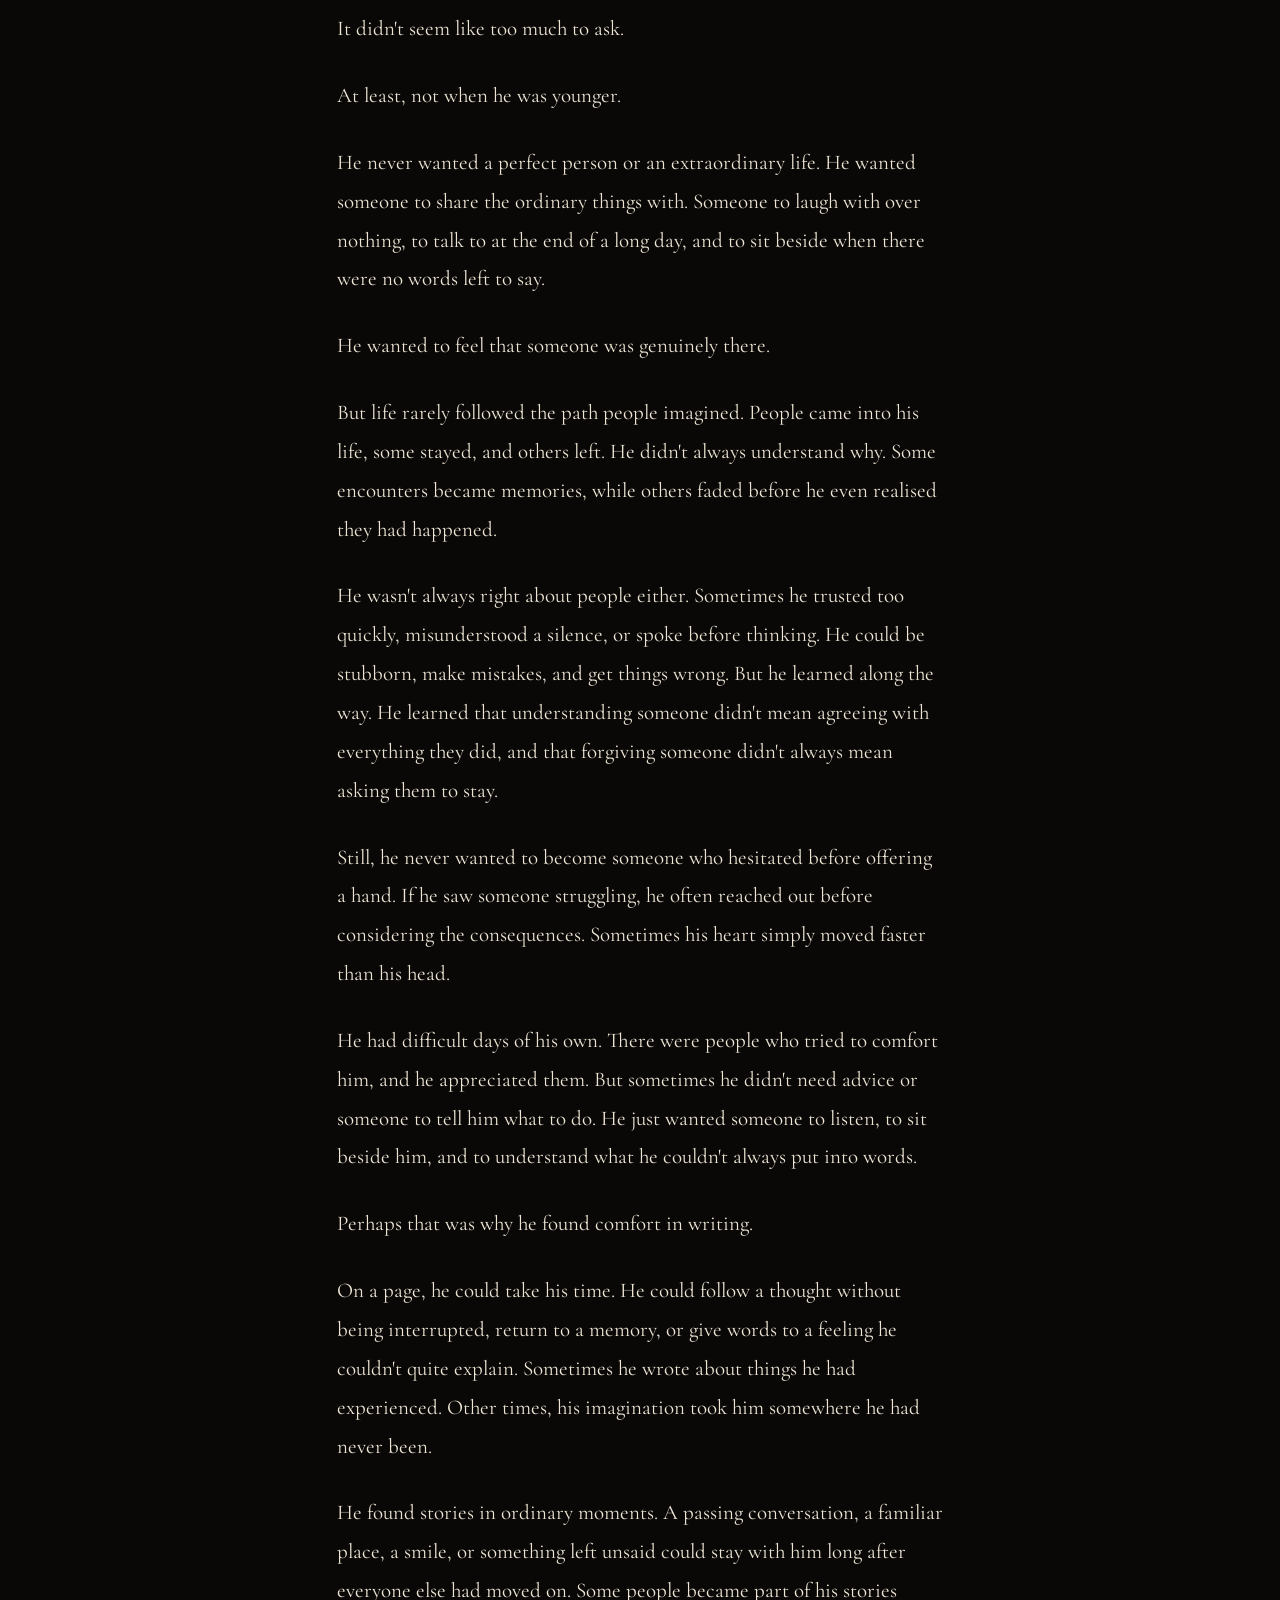
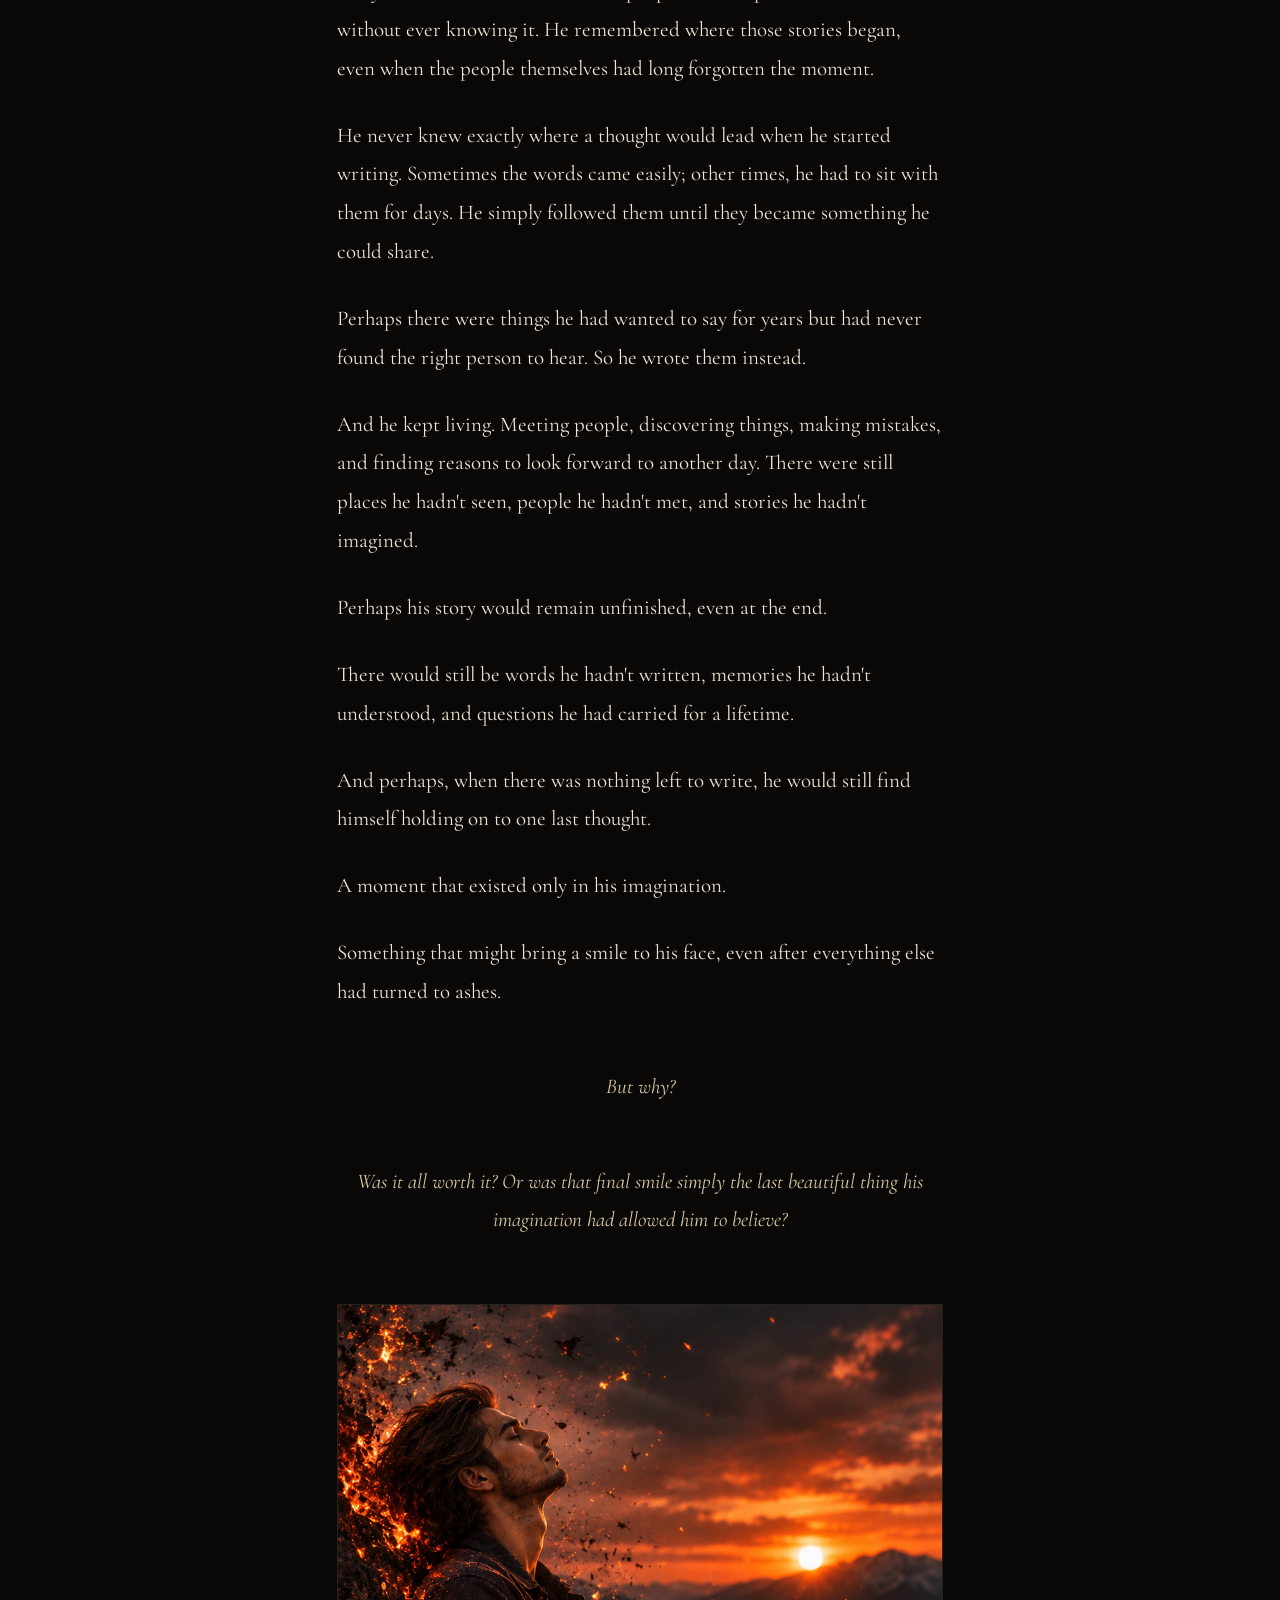
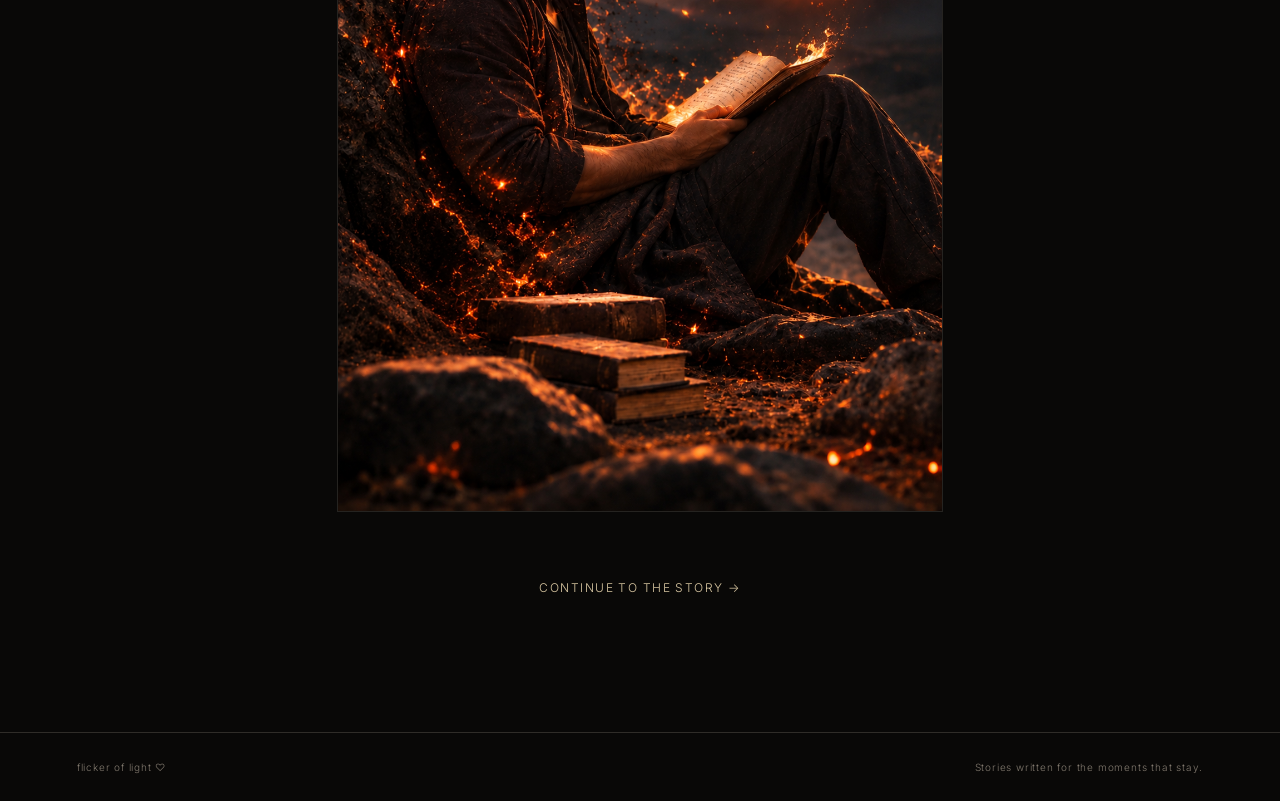
<file: the-empty-hand.html>
<!doctype html>
<html lang="en">
<head>
<meta charset="utf-8">
<meta name="viewport" content="width=device-width, initial-scale=1">
<meta name="theme-color" content="#090807">
<meta name="description" content="The Empty Hand — the prologue to Flicker of Light: Words for the Ones Who Still Feel.">
<title>The Empty Hand — Prologue | Flicker of Light</title>
<link rel="stylesheet" href="style.css">
<meta property="og:type" content="article">
<meta property="og:site_name" content="Flicker of Light">
<meta property="og:title" content="The Empty Hand — Prologue | Flicker of Light">
<meta property="og:description" content="A question that remained even after everything else had turned to ashes.">
<meta property="og:url" content="https://flickeroflightforever.github.io/Flicker-of-light-/the-empty-hand.html">
<meta property="og:image" content="https://flickeroflightforever.github.io/Flicker-of-light-/224C99A9-989C-4AC7-A66F-0C1502712D5F.png">
<style>
.prologue-art{display:block;width:100%;height:auto;margin:2.5rem auto 3.5rem;border:1px solid rgba(238,229,213,.12)}
.prologue-art.closing{margin:4rem auto 2rem}
.reading .prologue-label{text-align:center;color:#cdbb91;font-size:11px;letter-spacing:.25em;text-transform:uppercase;margin:0 0 1rem}
.reading h1{text-align:center;font-size:clamp(3.5rem,9vw,6rem);margin:1rem 0 2rem}
.prologue-question{text-align:center;font:italic 1.5rem "Cormorant Garamond",Georgia,serif;color:#cdbb91;margin:0 0 1.5rem}
.prose .closing-question{text-align:center;font-style:italic;color:#d8c6a1;margin-top:3.5rem}
.prologue-bottom{text-align:center;margin:4rem auto 1rem}
.prologue-bottom a{color:#d8c6a1;letter-spacing:.12em;text-transform:uppercase;font-size:.75rem}
</style>
</head>
<body>
<header class="site-header">
<a class="logo" href="index.html">flicker of light ♡</a>
<button class="menu-toggle" type="button" aria-label="Open navigation" aria-expanded="false">☰</button>
<nav class="site-nav" aria-label="Main navigation">
<a href="index.html">Home</a><a class="active" href="stories.html">Stories</a><a href="quotes.html">Quotes</a><a href="about.html">About</a><a href="instagram.html">Instagram</a>
</nav>
</header>
<main class="reading">
<a class="back" href="stories.html">← Back to Stories</a>
<img class="prologue-art" src="224C99A9-989C-4AC7-A66F-0C1502712D5F.png" alt="A young man sits watching the sunset as glowing embers break away from him and dissolve into the evening sky.">
<p class="prologue-label">PROLOGUE</p>
<h1>The Empty Hand</h1>
<p class="prologue-question">But why?</p>
<div class="prose">
<p>A question that remained even after everything else had turned to ashes.</p>
<p>All he had ever asked for was someone to love him and hold his empty hand.</p>
<p>It didn't seem like too much to ask.</p>
<p>At least, not when he was younger.</p>
<p>He never wanted a perfect person or an extraordinary life. He wanted someone to share the ordinary things with. Someone to laugh with over nothing, to talk to at the end of a long day, and to sit beside when there were no words left to say.</p>
<p>He wanted to feel that someone was genuinely there.</p>
<p>But life rarely followed the path people imagined. People came into his life, some stayed, and others left. He didn't always understand why. Some encounters became memories, while others faded before he even realised they had happened.</p>
<p>He wasn't always right about people either. Sometimes he trusted too quickly, misunderstood a silence, or spoke before thinking. He could be stubborn, make mistakes, and get things wrong. But he learned along the way. He learned that understanding someone didn't mean agreeing with everything they did, and that forgiving someone didn't always mean asking them to stay.</p>
<p>Still, he never wanted to become someone who hesitated before offering a hand. If he saw someone struggling, he often reached out before considering the consequences. Sometimes his heart simply moved faster than his head.</p>
<p>He had difficult days of his own. There were people who tried to comfort him, and he appreciated them. But sometimes he didn't need advice or someone to tell him what to do. He just wanted someone to listen, to sit beside him, and to understand what he couldn't always put into words.</p>
<p>Perhaps that was why he found comfort in writing.</p>
<p>On a page, he could take his time. He could follow a thought without being interrupted, return to a memory, or give words to a feeling he couldn't quite explain. Sometimes he wrote about things he had experienced. Other times, his imagination took him somewhere he had never been.</p>
<p>He found stories in ordinary moments. A passing conversation, a familiar place, a smile, or something left unsaid could stay with him long after everyone else had moved on. Some people became part of his stories without ever knowing it. He remembered where those stories began, even when the people themselves had long forgotten the moment.</p>
<p>He never knew exactly where a thought would lead when he started writing. Sometimes the words came easily; other times, he had to sit with them for days. He simply followed them until they became something he could share.</p>
<p>Perhaps there were things he had wanted to say for years but had never found the right person to hear. So he wrote them instead.</p>
<p>And he kept living. Meeting people, discovering things, making mistakes, and finding reasons to look forward to another day. There were still places he hadn't seen, people he hadn't met, and stories he hadn't imagined.</p>
<p>Perhaps his story would remain unfinished, even at the end.</p>
<p>There would still be words he hadn't written, memories he hadn't understood, and questions he had carried for a lifetime.</p>
<p>And perhaps, when there was nothing left to write, he would still find himself holding on to one last thought.</p>
<p>A moment that existed only in his imagination.</p>
<p>Something that might bring a smile to his face, even after everything else had turned to ashes.</p>
<p class="closing-question">But why?</p>
<p class="closing-question">Was it all worth it? Or was that final smile simply the last beautiful thing his imagination had allowed him to believe?</p>
</div>
<img class="prologue-art closing" src="222D8B71-1C97-4D2A-802B-BB3135F5B04E.png" alt="The young man rests with an unfinished open book on his lap as embers glow around him beneath a fiery sunset.">
<div class="prologue-bottom"><a href="stories.html">Continue to the story →</a></div>
</main>
<footer><span>flicker of light ♡</span><span>Stories written for the moments that stay.</span></footer>
<script>
(function(){const button=document.querySelector('.menu-toggle');const nav=document.querySelector('.site-nav');if(!button||!nav)return;button.addEventListener('click',function(){const open=nav.classList.toggle('open');button.setAttribute('aria-expanded',open?'true':'false');button.setAttribute('aria-label',open?'Close navigation':'Open navigation');});})();
</script>
</body>
</html>
</file>
<file: style.css>
@import url('https://fonts.googleapis.com/css2?family=Cormorant+Garamond:ital,wght@0,400;0,500;1,500&family=Inter:wght@300;400;500&display=swap');
:root{--bg:#090807;--cream:#eee5d5;--gold:#cdbb91;--muted:#aaa197;--line:rgba(238,229,213,.16)}
*{box-sizing:border-box}html{scroll-behavior:smooth}body{margin:0;background:var(--bg);color:var(--cream);font-family:Inter,Arial,sans-serif;font-weight:300}a{color:inherit;text-decoration:none}.nav{position:absolute;top:0;left:0;width:100%;z-index:5;padding:28px 6vw;display:flex;justify-content:space-between;align-items:center;background:linear-gradient(rgba(0,0,0,.55),transparent);}.logo{font:400 25px "Cormorant Garamond",serif;letter-spacing:.1em;white-space:nowrap}.logo span{color:#d36c5d;margin-left:3px}.nav nav{display:flex;gap:28px;font-size:13px}.nav nav a{opacity:.85}.nav nav a.active,.nav nav a:hover{color:var(--gold);opacity:1}
.hero{height:min(790px,100vh);min-height:650px;position:relative;overflow:hidden}.hero-image{position:absolute;inset:0;width:100%;height:100%;object-fit:cover;object-position:center}.hero-shade{position:absolute;inset:0;background:linear-gradient(90deg,rgba(0,0,0,.02) 0%,rgba(0,0,0,.12) 35%,rgba(0,0,0,.76) 63%,rgba(0,0,0,.82) 100%),linear-gradient(0deg,rgba(0,0,0,.45),transparent 30%)}.hero-content{position:absolute;z-index:2;right:7vw;top:50%;transform:translateY(-38%);width:min(490px,42vw)}.eyebrow{font-size:11px;letter-spacing:.28em;color:var(--gold);margin:0 0 14px}.hero-content h1{font:italic 500 clamp(48px,5vw,78px)/.9 "Cormorant Garamond",serif;margin:0 0 18px}.hero-content h1 span{color:#d36c5d;font-style:normal}.tagline{font-size:12px;letter-spacing:.27em;margin:0}.rule{width:55px;height:1px;background:var(--gold);margin:28px 0}.hero-copy{font:400 18px/1.55 "Cormorant Garamond",serif;color:#e4ddd2;margin:0}.cta{display:inline-flex;gap:30px;align-items:center;border:1px solid rgba(238,229,213,.65);padding:16px 26px;margin-top:34px;font-size:11px;letter-spacing:.2em}.cta:hover{background:rgba(255,255,255,.08);border-color:var(--gold)}.cta span{font-size:18px;color:var(--gold)}
.three-links{position:relative;display:grid;grid-template-columns:repeat(3,1fr);border-top:1px solid rgba(214,173,105,.10);border-bottom:1px solid var(--line);background:linear-gradient(180deg,#100d0a 0%,#0c0a08 100%);box-shadow:inset 0 10px 28px rgba(0,0,0,.16)}.three-links>a{min-height:165px;padding:32px 20px;text-align:center;border-right:1px solid var(--line)}.three-links>a:last-child{border-right:0}.icon{font-size:28px;color:var(--gold);height:35px}.three-links h2{font:400 14px "Cormorant Garamond",serif;letter-spacing:.18em;margin:4px 0 6px}.three-links p{font:14px/1.35 "Cormorant Garamond",serif;color:var(--muted);margin:0}.featured{padding:88px 5vw 96px;background:radial-gradient(circle at 75% 20%,rgba(102,68,35,.18),transparent 34%),#0a0807}.center{text-align:center}.featured>h2{text-align:center;font:400 clamp(42px,5vw,68px) "Cormorant Garamond",serif;margin:4px 0}.sub{text-align:center;font-size:10px;letter-spacing:.28em;color:var(--gold);margin:12px 0 45px}.cards{max-width:1100px;margin:auto;display:grid;grid-template-columns:1.35fr .75fr .8fr;gap:16px}.card{min-height:290px;position:relative;overflow:hidden;border:1px solid rgba(238,229,213,.16);background:#111}.card-image{position:absolute;inset:0;background-position:center;background-size:cover;transition:transform .5s}.card:hover .card-image{transform:scale(1.04)}.story-card .card-image{background-image:linear-gradient(rgba(0,0,0,.15),rgba(0,0,0,.8)),url("book-cover-only.jpg");background-position:35% center}.quote-card .card-image{background-image:linear-gradient(rgba(0,0,0,.1),rgba(0,0,0,.82)),url("book-cover-only.jpg");background-position:70% 20%;filter:saturate(.7)}.about-card .card-image{background-image:linear-gradient(rgba(0,0,0,.15),rgba(0,0,0,.84)),url("book-cover-only.jpg");background-position:80% 65%;filter:brightness(.75)}.card-text{position:absolute;left:0;right:0;bottom:0;padding:20px 22px;background:linear-gradient(transparent,rgba(0,0,0,.9));display:flex;flex-direction:column}.card-text strong{font:400 14px "Cormorant Garamond",serif;letter-spacing:.16em}.card-text small{font-size:9px;letter-spacing:.12em;margin-top:4px;color:#d3cbc0}.card-text span{position:absolute;right:22px;bottom:22px;color:var(--gold);font-size:20px}.linger{text-align:center;font:italic 28px "Cormorant Garamond",serif;color:#c7b99f;margin-top:48px}.about{max-width:900px;margin:auto;padding:100px 7vw;border-top:1px solid var(--line)}.about h2{font:400 clamp(38px,5vw,65px)/1 "Cormorant Garamond",serif;margin:25px 0}.about p:last-child{max-width:650px;color:var(--muted);font:18px/1.6 "Cormorant Garamond",serif}footer{border-top:1px solid var(--line);padding:28px 6vw;display:flex;justify-content:space-between;color:#81796e;font-size:10px;letter-spacing:.08em}
.reading{max-width:760px;margin:auto;padding:140px 6vw 120px}.simple{position:relative;background:#090807;border-bottom:1px solid var(--line)}.back{color:var(--muted);font-size:12px}.reading h1{font:400 clamp(60px,9vw,100px)/.9 "Cormorant Garamond",serif;margin:55px 0 12px}.opening{font:italic 20px "Cormorant Garamond",serif;color:var(--muted)}.prose{font:21px/1.85 "Cormorant Garamond",serif;margin-top:60px}.prose p{margin:0 0 28px}
@media(max-width:800px){.nav{padding:18px 5vw;align-items:flex-start}.logo{font-size:21px}.nav nav{gap:13px;font-size:10px;flex-wrap:wrap;justify-content:flex-end;max-width:58%}.hero{height:720px;min-height:0}.hero-image{object-position:center}.hero-shade{background:linear-gradient(0deg,rgba(0,0,0,.9) 3%,rgba(0,0,0,.18) 60%,rgba(0,0,0,.4) 100%)}.hero-content{left:6vw;right:6vw;bottom:55px;top:auto;transform:none;width:auto}.hero-content h1{font-size:55px}.tagline{font-size:9px}.hero-copy{font-size:17px}.desktop{display:none}.cta{margin-top:25px;padding:14px 20px}.three-links{grid-template-columns:repeat(3,1fr)}.three-links>a{padding:22px 8px;min-height:135px}.three-links p{font-size:12px}.three-links h2{font-size:11px}.icon{font-size:22px}.cards{grid-template-columns:1fr}.card{min-height:240px}.featured{padding-top:68px}.linger{font-size:24px}.about{padding:75px 6vw}footer{flex-direction:column;gap:8px}.reading{padding:110px 7vw 90px}.prose{font-size:20px}}

.page-intro {
  max-width: 760px;
  margin: 0 auto;
  padding: 90px 24px 55px;
  text-align: center;
}
.page-intro h1 {
  margin: 8px 0 18px;
}
.page-intro p:last-child {
  max-width: 560px;
  margin: 0 auto;
}
.quote-list {
  max-width: 820px;
  margin: 0 auto;
  padding: 10px 24px 90px;
}
.quote-card {
  position: relative;
  margin: 0 0 34px;
  padding: 42px 38px 38px;
  border: 1px solid rgba(214, 173, 105, 0.18);
  background: rgba(255,255,255,0.025);
  border-radius: 2px;
}
.quote-mark {
  margin: 0 0 8px;
  font-family: Georgia, serif;
  font-size: 4rem;
  line-height: .65;
  opacity: .55;
}
.quote-card blockquote {
  margin: 0;
  font-family: Georgia, "Times New Roman", serif;
  font-size: clamp(1.45rem, 4vw, 2.1rem);
  line-height: 1.45;
  font-style: italic;
}
.quote-note {
  margin: 24px 0 0;
  max-width: 620px;
  font-size: .95rem;
  line-height: 1.7;
  opacity: .7;
}
@media (max-width: 600px) {
  .page-intro { padding: 65px 20px 38px; }
  .quote-list { padding: 5px 18px 65px; }
  .quote-card { padding: 32px 24px 30px; }
}

.about-copy {
  max-width: 720px;
  margin: 0 auto;
  padding: 20px 24px 100px;
  font-family: Georgia, "Times New Roman", serif;
  font-size: 1.15rem;
  line-height: 1.9;
}
.about-copy p {
  margin: 0 0 30px;
}
.about-closing {
  margin-top: 65px;
  padding: 38px 0 0;
  border-top: 1px solid rgba(214, 173, 105, 0.18);
  text-align: center;
  font-style: italic;
  font-size: 1.3rem;
}
@media (max-width: 600px) {
  .about-copy {
    padding: 10px 22px 70px;
    font-size: 1.08rem;
  }
}

.instagram-copy {
  max-width: 680px;
  margin: 0 auto;
  padding: 30px 24px 110px;
  text-align: center;
  font-family: Georgia, "Times New Roman", serif;
  font-size: 1.15rem;
  line-height: 1.9;
}
.instagram-handle {
  margin-bottom: 14px !important;
  font-size: 1.35rem;
  font-style: italic;
}
/* Step 19 — Instagram bridge */
.instagram-bridge {
  margin: 34px auto 0 !important;
  max-width: 520px;
  font-size: .98rem;
  font-style: italic;
  opacity: .78;
}

.instagram-button {
  display: inline-flex;
  align-items: center;
  gap: 18px;
  margin-top: 38px;
  padding: 14px 22px;
  border: 1px solid rgba(214, 173, 105, 0.35);
  color: inherit;
  text-decoration: none;
  letter-spacing: .12em;
  text-transform: uppercase;
  font-family: inherit;
  font-size: .78rem;
  transition: opacity .2s ease, border-color .2s ease;
}
.instagram-button:hover {
  opacity: .78;
  border-color: rgba(214, 173, 105, 0.7);
}
.instagram-button span {
  font-size: 1.1rem;
}

/* Homepage mobile navigation fix */
.menu-toggle {
  display: none;
}
@media (max-width: 700px) {
  .site-header {
    position: relative;
    z-index: 100;
    display: flex;
    align-items: center;
    justify-content: space-between;
  }
  .menu-toggle {
    display: inline-flex !important;
    align-items: center;
    justify-content: center;
    width: 42px;
    height: 42px;
    padding: 0;
    border: 1px solid rgba(214,173,105,.35);
    border-radius: 50%;
    background: rgba(8,8,8,.75);
    color: inherit;
    font-size: 1.25rem;
    line-height: 1;
  }
  .site-nav {
    display: none !important;
    position: absolute;
    top: calc(100% + 8px);
    right: 0;
    min-width: 190px;
    padding: 10px;
    flex-direction: column;
    gap: 0;
    background: rgba(8,8,8,.97);
    border: 1px solid rgba(214,173,105,.22);
    box-shadow: 0 16px 35px rgba(0,0,0,.45);
  }
  .site-nav.open {
    display: flex !important;
  }
  .site-nav a {
    display: block;
    padding: 12px 14px;
  }
}

/* Mobile overflow correction */
html, body {
  max-width: 100%;
  overflow-x: hidden;
}
@media (max-width: 700px) {
  .site-header {
    width: 100%;
    box-sizing: border-box;
  }
  .site-header .logo {
    max-width: calc(100% - 64px);
    white-space: nowrap;
    overflow: hidden;
  }
  .site-nav {
    right: 0;
    max-width: calc(100vw - 36px);
    box-sizing: border-box;
  }
  .hero-locked,
  .hero-locked .hero-art,
  .hero-locked .hero-art img,
  .hero-locked .hero-overlay {
    max-width: 100vw;
  }
}

.featured-card-title {
  margin: 7px 0 7px;
  font-family: Georgia, "Times New Roman", serif;
  font-size: clamp(1.15rem, 3.8vw, 1.55rem);
  letter-spacing: .04em;
  color: inherit;
}

.featured-quote-link {
  display: inline-flex;
  align-items: center;
  gap: 18px;
  margin-top: 10px;
  color: inherit;
  text-decoration: none;
  letter-spacing: .14em;
  font-size: .72rem;
}
.featured-quote-link span {
  font-size: 1rem;
}

/* Step 18 — Quotes archive back-to-top control */
.back-to-top {
  position: fixed;
  right: 22px;
  bottom: 24px;
  width: 44px;
  height: 44px;
  display: flex;
  align-items: center;
  justify-content: center;
  border: 1px solid rgba(214, 184, 120, 0.38);
  border-radius: 50%;
  background: rgba(10, 9, 8, 0.88);
  color: #d8c59e;
  text-decoration: none;
  font-size: 20px;
  line-height: 1;
  opacity: 0;
  visibility: hidden;
  transform: translateY(8px);
  transition: opacity .25s ease, transform .25s ease, visibility .25s ease;
  z-index: 20;
}
.back-to-top.visible {
  opacity: 1;
  visibility: visible;
  transform: translateY(0);
}
.back-to-top:focus-visible {
  outline: 1px solid #d8c59e;
  outline-offset: 3px;
}
@media (max-width: 700px) {
  .back-to-top {
    right: 18px;
    bottom: 18px;
    width: 42px;
    height: 42px;
  }
}
</file>
